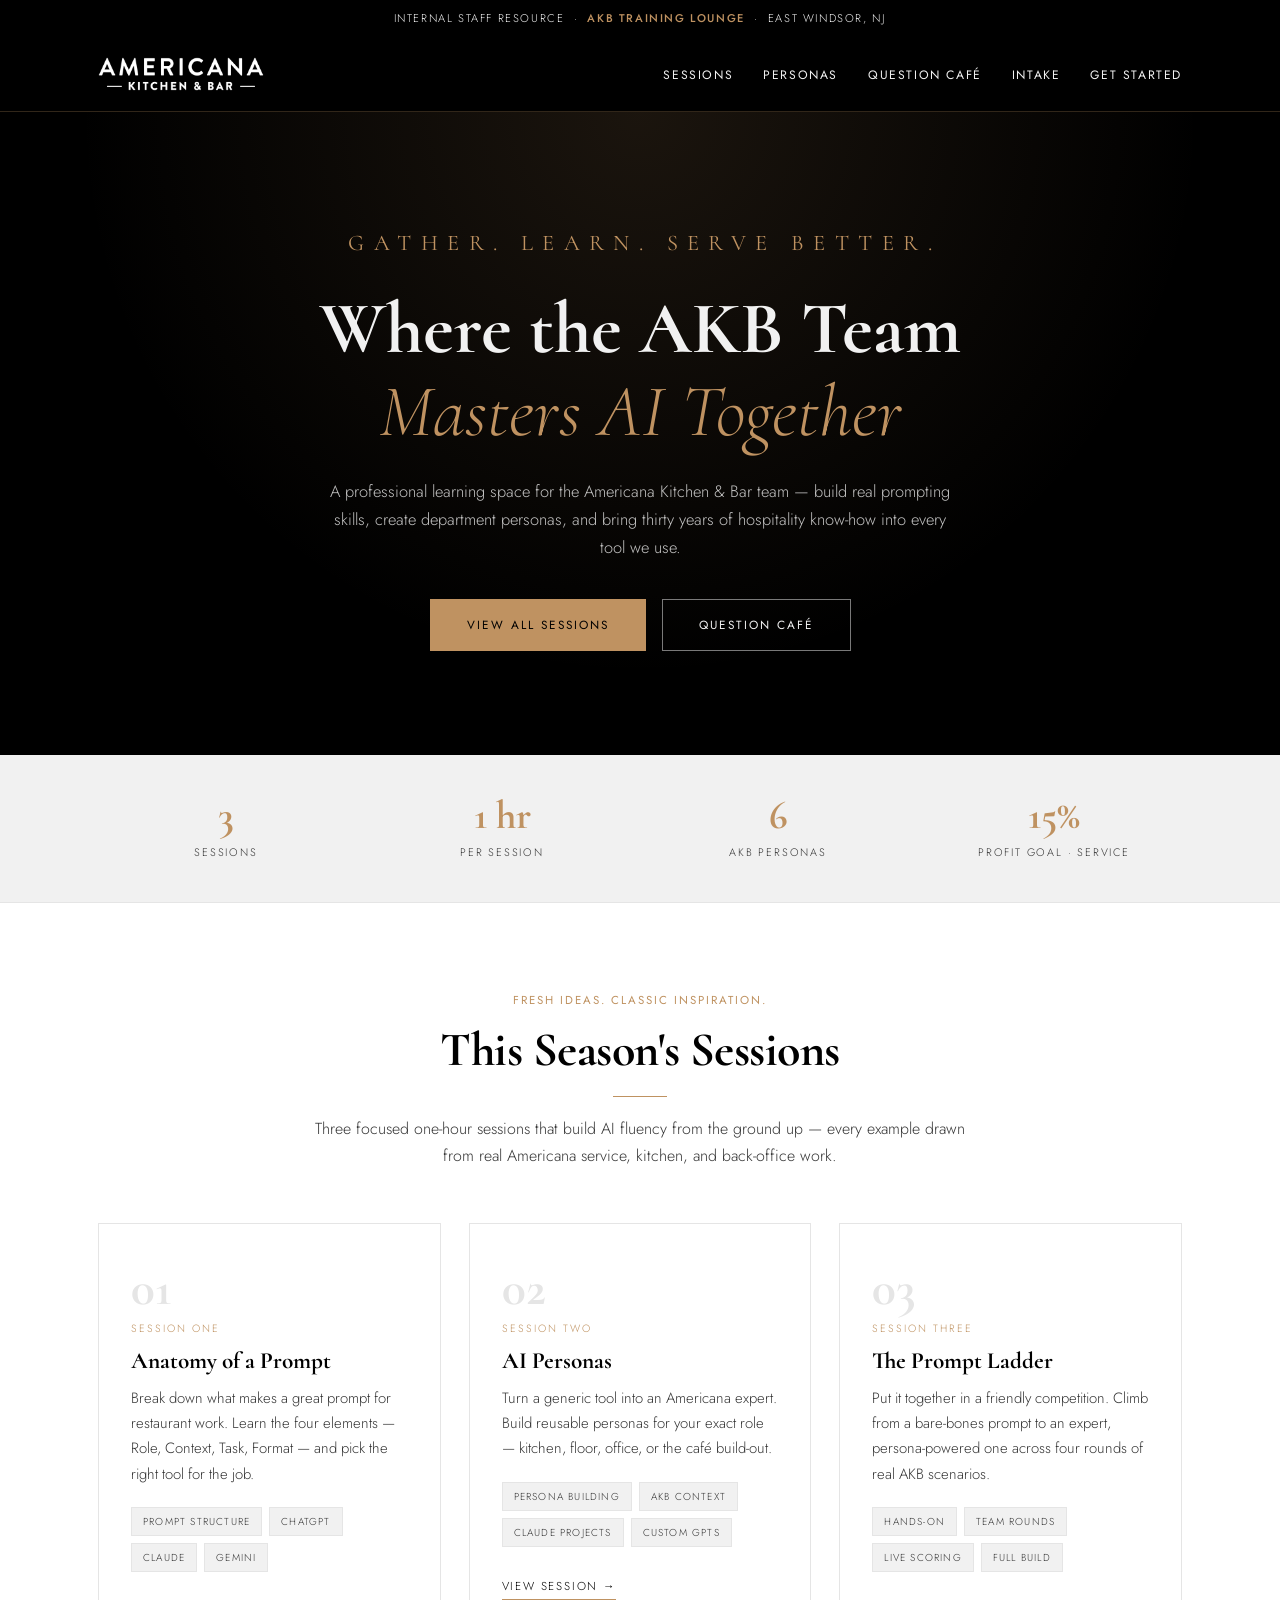
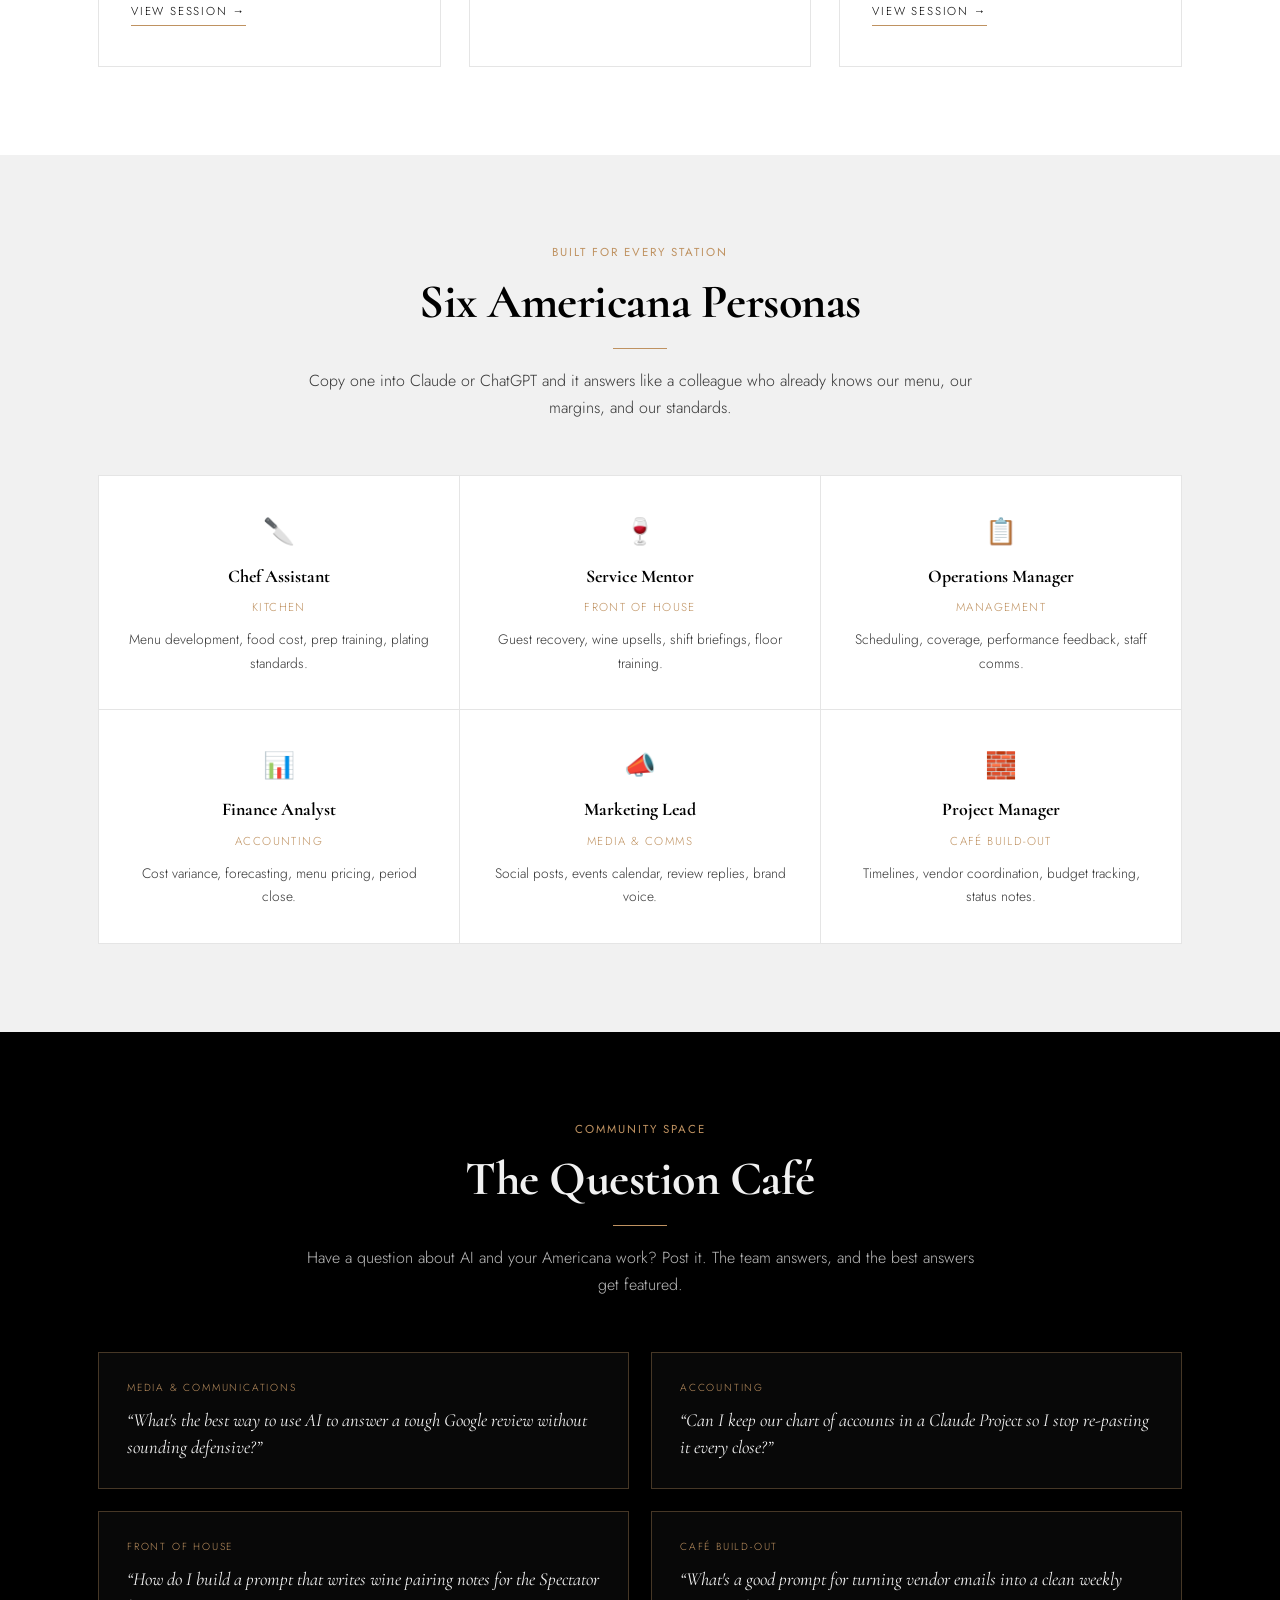
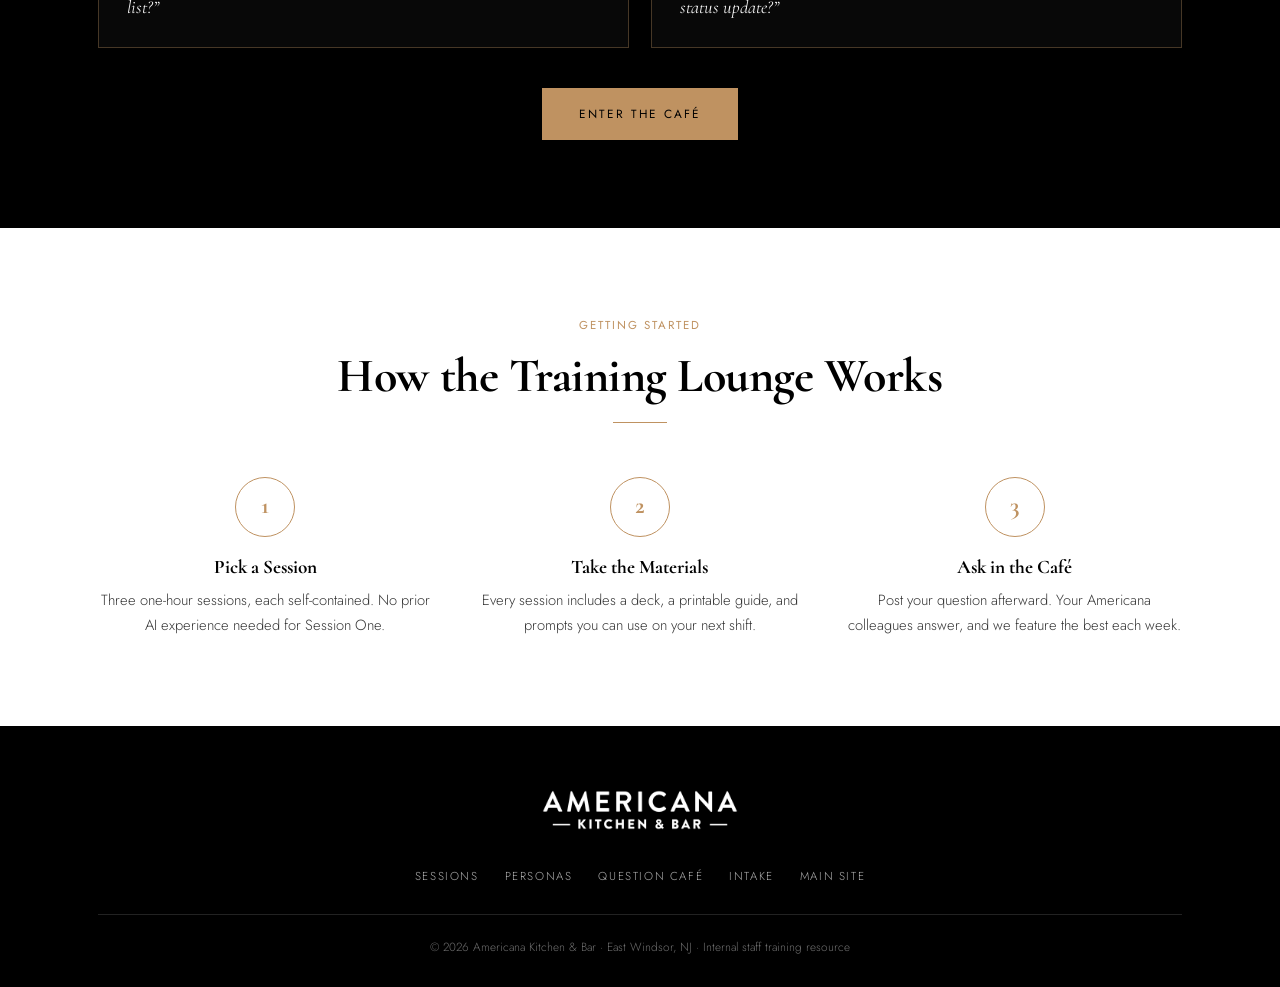
<file: index.html>
<!DOCTYPE html>
<html lang="en">
<head>
<meta charset="UTF-8">
<meta name="viewport" content="width=device-width, initial-scale=1.0">
<title>AKB Training Lounge — Americana Kitchen &amp; Bar</title>
<link rel="icon" href="assets/akb_icon.png">
<link rel="preconnect" href="https://fonts.googleapis.com">
<link rel="preconnect" href="https://fonts.gstatic.com" crossorigin>
<link href="https://fonts.googleapis.com/css2?family=Cormorant:wght@300;400;500;600;700&family=Jost:wght@300;400;500;600&display=swap" rel="stylesheet">
<link rel="stylesheet" href="akb.css">
<style>
/* ---------- index-only: hero, stats, persona grid, cafe quotes, steps ---------- */
.hero{background:var(--akb-black);color:var(--akb-cream);text-align:center;padding:112px 0 104px;position:relative;overflow:hidden}
.hero::after{content:"";position:absolute;inset:0;background:radial-gradient(ellipse at 50% 0%,rgba(191,146,97,.14),transparent 62%);pointer-events:none}
.hero .inner{position:relative;z-index:2}
/* lead line — echoes the restaurant's "Gather. Toast. Celebrate." */
.hero .lead{font-family:var(--font-display);font-size:clamp(1.05rem,2vw,1.4rem);font-weight:400;letter-spacing:.42em;text-transform:uppercase;color:var(--akb-gold);margin-bottom:26px;text-indent:.42em}
.hero h1{color:var(--akb-cream);font-size:clamp(2.7rem,6.6vw,4.6rem);font-weight:700;margin-bottom:8px}
.hero h1 em{font-style:italic;font-weight:300;color:var(--akb-gold);display:block}
.hero p{max-width:620px;margin:24px auto 0;color:rgba(241,241,241,.8);font-size:1.03rem;font-weight:300}
.hero-cta{display:flex;gap:16px;justify-content:center;margin-top:38px;flex-wrap:wrap}

.stats{background:var(--akb-cream);padding:40px 0;border-bottom:1px solid var(--akb-grey)}
.stats-grid{display:grid;grid-template-columns:repeat(4,1fr);gap:20px;text-align:center}
.stat .n{font-family:var(--font-display);font-size:2.5rem;font-weight:700;color:var(--akb-gold);line-height:1}
.stat .l{font-size:.68rem;letter-spacing:1.8px;text-transform:uppercase;color:var(--akb-text);margin-top:8px}

.cards{display:grid;grid-template-columns:repeat(3,1fr);gap:28px}
.card p{font-size:.93rem;margin-bottom:20px}
.card h3{margin-bottom:12px}
.card .tags{margin-bottom:24px}

.personas{background:var(--akb-cream)}
.p-grid{display:grid;grid-template-columns:repeat(3,1fr);gap:1px;background:var(--akb-grey);border:1px solid var(--akb-grey)}
.p-cell{background:var(--akb-white);padding:34px 26px;text-align:center;transition:background .25s;text-decoration:none;display:block}
.p-cell:hover{box-shadow:inset 0 -3px 0 var(--akb-gold)}
.p-cell .ic{font-size:1.6rem;margin-bottom:12px;display:block}
.p-cell h4{font-size:1.12rem;margin-bottom:6px}
.p-cell span.dept{font-size:.72rem;letter-spacing:1.4px;text-transform:uppercase;color:var(--akb-gold)}
.p-cell p{font-size:.86rem;margin-top:9px;color:var(--akb-text)}

.cafe{background:var(--akb-black);color:var(--akb-cream)}
.cafe h2{color:var(--akb-cream)}
.cafe .sec-head p{color:rgba(241,241,241,.78)}
.q-grid{display:grid;grid-template-columns:repeat(2,1fr);gap:22px;margin-bottom:40px}
.q{border:1px solid rgba(191,146,97,.34);padding:26px 28px;background:rgba(255,255,255,.03)}
.q .who{font-size:.64rem;letter-spacing:1.8px;text-transform:uppercase;color:var(--akb-gold);margin-bottom:10px}
.q p{font-family:var(--font-display);font-size:1.16rem;font-weight:400;font-style:italic;color:var(--akb-cream);line-height:1.5}
.cafe-cta{text-align:center}

.steps{display:grid;grid-template-columns:repeat(3,1fr);gap:40px}
.step{text-align:center}
.step .circ{width:60px;height:60px;border:1px solid var(--akb-gold);border-radius:50%;display:flex;align-items:center;justify-content:center;margin:0 auto 20px;font-family:var(--font-display);font-size:1.5rem;font-weight:700;color:var(--akb-gold)}
.step h3{font-size:1.2rem;margin-bottom:10px}
.step p{font-size:.92rem}

@media(max-width:900px){
  .cards,.steps,.p-grid,.q-grid{grid-template-columns:1fr}
  .stats-grid{grid-template-columns:repeat(2,1fr);gap:28px}
  .hero{padding:78px 0 70px}
}
@media(max-width:520px){
  /* keep "Gather. Learn. Serve Better." on one line — the three beats must read together */
  .hero .lead{font-size:.82rem;letter-spacing:.22em;text-indent:.22em}
}
</style>
</head>
<body>
<a class="skip" href="#sessions">Skip to content</a>

<div class="topbar">Internal Staff Resource &nbsp;·&nbsp; <b>AKB Training Lounge</b> &nbsp;·&nbsp; East Windsor, NJ</div>

<nav>
  <div class="wrap nav-in">
    <img src="assets/akb_logo_white.png" alt="Americana Kitchen &amp; Bar">
    <ul class="nav-links">
      <li><a href="sessions.html">Sessions</a></li>
      <li><a href="personas.html">Personas</a></li>
      <li><a href="cafe.html">Question Café</a></li>
      <li><a href="intake.html">Intake</a></li>
      <li><a href="#start">Get Started</a></li>
    </ul>
  </div>
</nav>

<header class="hero">
  <div class="wrap inner">
    <div class="lead">Gather. Learn. Serve Better.</div>
    <h1>Where the AKB Team<em>Masters AI Together</em></h1>
    <p>A professional learning space for the Americana Kitchen &amp; Bar team — build real prompting skills, create department personas, and bring thirty years of hospitality know-how into every tool we use.</p>
    <div class="hero-cta">
      <a href="sessions.html" class="btn btn-gold">View All Sessions</a>
      <a href="cafe.html" class="btn btn-ghost">Question Café</a>
    </div>
  </div>
</header>

<div class="stats">
  <div class="wrap stats-grid">
    <div class="stat"><div class="n">3</div><div class="l">Sessions</div></div>
    <div class="stat"><div class="n">1 hr</div><div class="l">Per Session</div></div>
    <div class="stat"><div class="n">6</div><div class="l">AKB Personas</div></div>
    <div class="stat"><div class="n">15%</div><div class="l">Profit Goal · Service</div></div>
  </div>
</div>

<section id="sessions">
  <div class="wrap">
    <div class="sec-head">
      <div class="eyebrow">Fresh Ideas. Classic Inspiration.</div>
      <h2>This Season's Sessions</h2>
      <div class="rule center"></div>
      <p>Three focused one-hour sessions that build AI fluency from the ground up — every example drawn from real Americana service, kitchen, and back-office work.</p>
    </div>
    <div class="cards">
      <article class="card">
        <div class="num">01</div>
        <div class="kicker">Session One</div>
        <h3>Anatomy of a Prompt</h3>
        <p>Break down what makes a great prompt for restaurant work. Learn the four elements — Role, Context, Task, Format — and pick the right tool for the job.</p>
        <div class="tags"><span class="tag">Prompt Structure</span><span class="tag">ChatGPT</span><span class="tag">Claude</span><span class="tag">Gemini</span></div>
        <a href="sessions.html#session-1" class="more">View Session →</a>
      </article>
      <article class="card">
        <div class="num">02</div>
        <div class="kicker">Session Two</div>
        <h3>AI Personas</h3>
        <p>Turn a generic tool into an Americana expert. Build reusable personas for your exact role — kitchen, floor, office, or the café build-out.</p>
        <div class="tags"><span class="tag">Persona Building</span><span class="tag">AKB Context</span><span class="tag">Claude Projects</span><span class="tag">Custom GPTs</span></div>
        <a href="sessions.html#session-2" class="more">View Session →</a>
      </article>
      <article class="card">
        <div class="num">03</div>
        <div class="kicker">Session Three</div>
        <h3>The Prompt Ladder</h3>
        <p>Put it together in a friendly competition. Climb from a bare-bones prompt to an expert, persona-powered one across four rounds of real AKB scenarios.</p>
        <div class="tags"><span class="tag">Hands-On</span><span class="tag">Team Rounds</span><span class="tag">Live Scoring</span><span class="tag">Full Build</span></div>
        <a href="sessions.html#session-3" class="more">View Session →</a>
      </article>
    </div>
  </div>
</section>

<section class="personas" id="personas">
  <div class="wrap">
    <div class="sec-head">
      <div class="eyebrow">Built For Every Station</div>
      <h2>Six Americana Personas</h2>
      <div class="rule center"></div>
      <p>Copy one into Claude or ChatGPT and it answers like a colleague who already knows our menu, our margins, and our standards.</p>
    </div>
    <div class="p-grid">
      <a class="p-cell" href="personas.html#kitchen"><span class="ic">🔪</span><h4>Chef Assistant</h4><span class="dept">Kitchen</span><p>Menu development, food cost, prep training, plating standards.</p></a>
      <a class="p-cell" href="personas.html#foh"><span class="ic">🍷</span><h4>Service Mentor</h4><span class="dept">Front of House</span><p>Guest recovery, wine upsells, shift briefings, floor training.</p></a>
      <a class="p-cell" href="personas.html#mgmt"><span class="ic">📋</span><h4>Operations Manager</h4><span class="dept">Management</span><p>Scheduling, coverage, performance feedback, staff comms.</p></a>
      <a class="p-cell" href="personas.html#acct"><span class="ic">📊</span><h4>Finance Analyst</h4><span class="dept">Accounting</span><p>Cost variance, forecasting, menu pricing, period close.</p></a>
      <a class="p-cell" href="personas.html#media"><span class="ic">📣</span><h4>Marketing Lead</h4><span class="dept">Media &amp; Comms</span><p>Social posts, events calendar, review replies, brand voice.</p></a>
      <a class="p-cell" href="personas.html#pm"><span class="ic">🧱</span><h4>Project Manager</h4><span class="dept">Café Build-Out</span><p>Timelines, vendor coordination, budget tracking, status notes.</p></a>
    </div>
  </div>
</section>

<section class="cafe" id="cafe">
  <div class="wrap">
    <div class="sec-head">
      <div class="eyebrow">Community Space</div>
      <h2>The Question Café</h2>
      <div class="rule center"></div>
      <p>Have a question about AI and your Americana work? Post it. The team answers, and the best answers get featured.</p>
    </div>
    <div class="q-grid">
      <div class="q"><div class="who">Media &amp; Communications</div><p>“What's the best way to use AI to answer a tough Google review without sounding defensive?”</p></div>
      <div class="q"><div class="who">Accounting</div><p>“Can I keep our chart of accounts in a Claude Project so I stop re-pasting it every close?”</p></div>
      <div class="q"><div class="who">Front of House</div><p>“How do I build a prompt that writes wine pairing notes for the Spectator list?”</p></div>
      <div class="q"><div class="who">Café Build-Out</div><p>“What's a good prompt for turning vendor emails into a clean weekly status update?”</p></div>
    </div>
    <div class="cafe-cta"><a href="cafe.html" class="btn btn-gold">Enter the Café</a></div>
  </div>
</section>

<section id="start">
  <div class="wrap">
    <div class="sec-head">
      <div class="eyebrow">Getting Started</div>
      <h2>How the Training Lounge Works</h2>
      <div class="rule center"></div>
    </div>
    <div class="steps">
      <div class="step"><div class="circ">1</div><h3>Pick a Session</h3><p>Three one-hour sessions, each self-contained. No prior AI experience needed for Session One.</p></div>
      <div class="step"><div class="circ">2</div><h3>Take the Materials</h3><p>Every session includes a deck, a printable guide, and prompts you can use on your next shift.</p></div>
      <div class="step"><div class="circ">3</div><h3>Ask in the Café</h3><p>Post your question afterward. Your Americana colleagues answer, and we feature the best each week.</p></div>
    </div>
  </div>
</section>

<footer>
  <div class="wrap">
    <img src="assets/akb_logo_white.png" alt="Americana Kitchen &amp; Bar">
    <ul class="f-links">
      <li><a href="sessions.html">Sessions</a></li>
      <li><a href="personas.html">Personas</a></li>
      <li><a href="cafe.html">Question Café</a></li>
      <li><a href="intake.html">Intake</a></li>
      <li><a href="https://americanakitchenandbar.com/">Main Site</a></li>
    </ul>
    <div class="legal">© 2026 Americana Kitchen &amp; Bar · East Windsor, NJ · Internal staff training resource</div>
  </div>
</footer>

<script>
const miss=[...document.querySelectorAll('img')].filter(i=>!i.getAttribute('src'));
console.log('Fonts requested: Cormorant + Jost (live AKB stack)');
console.log('Palette: #000000 / #BF9261 / #F1F1F1 / #363636 / #E5E5E5 — from Elementor globals');
console.log('Images without src:',miss.length);
</script>
</body>
</html>
</file>
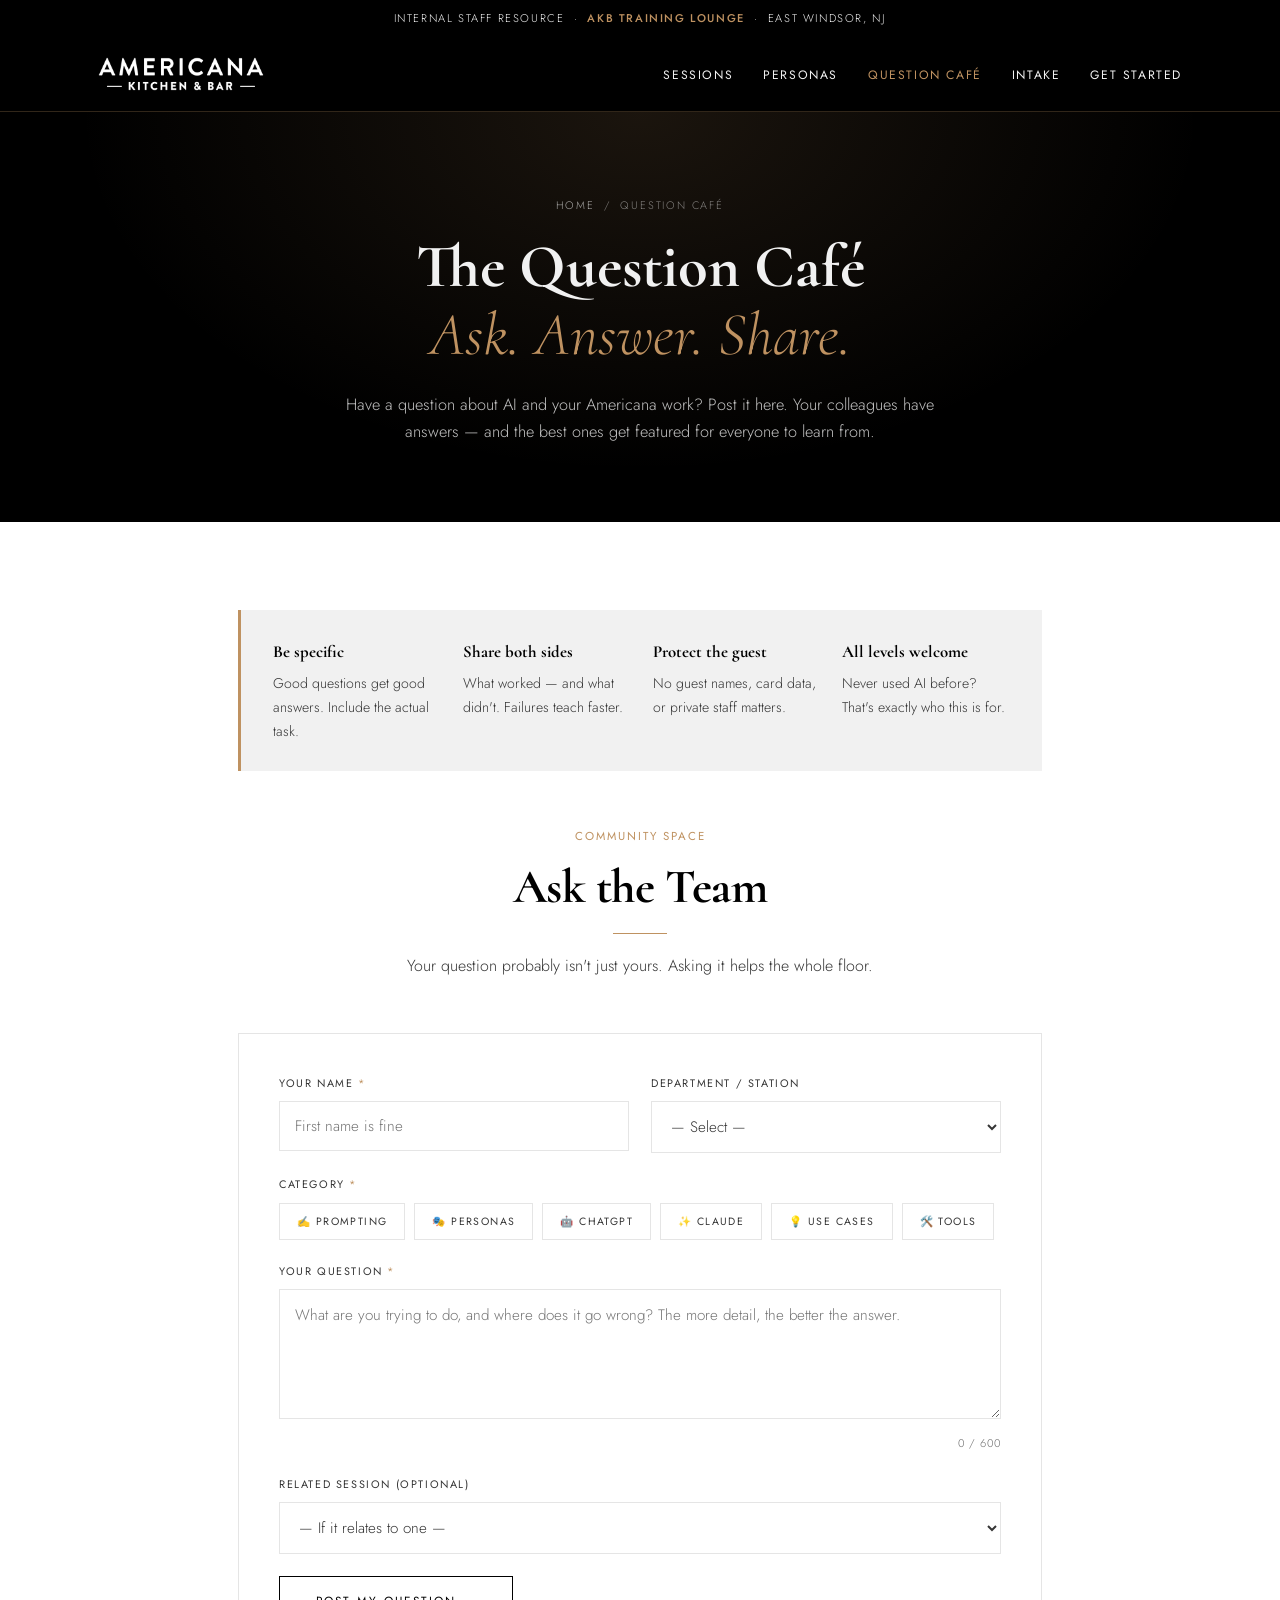
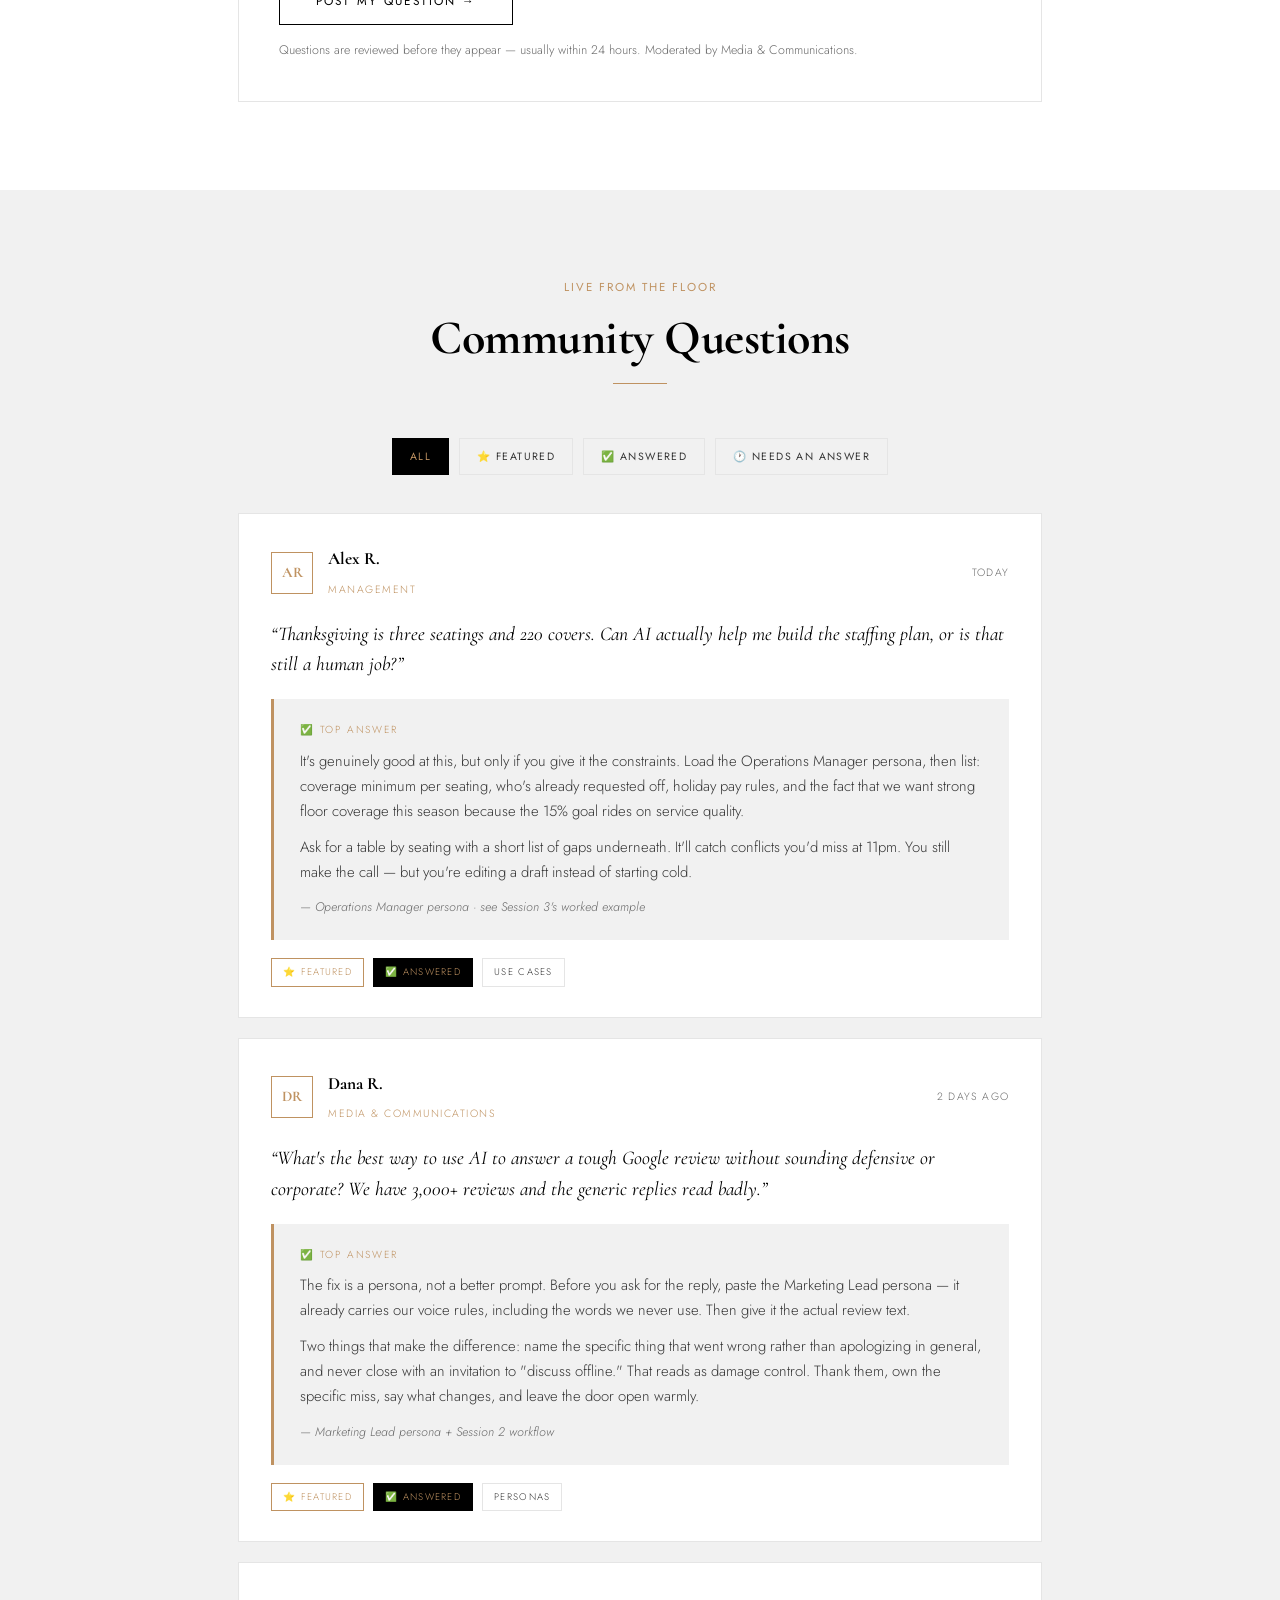
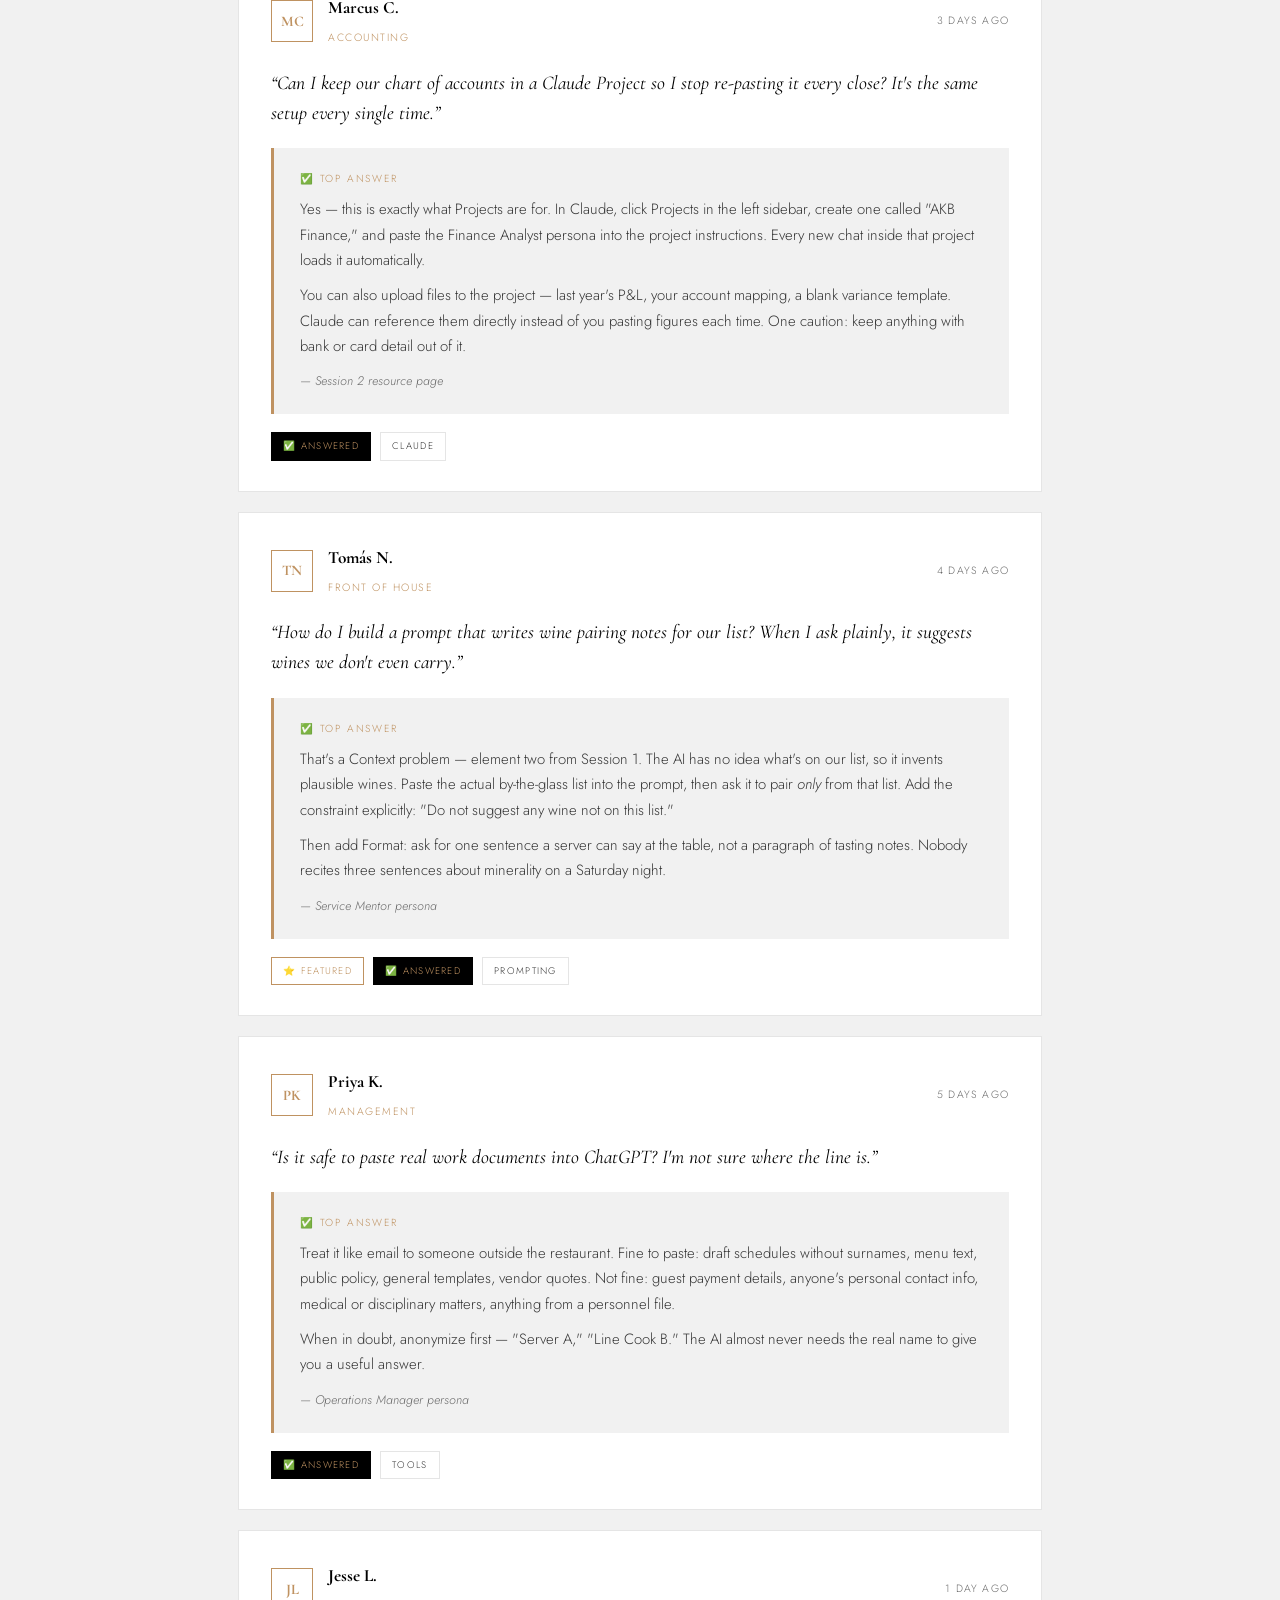
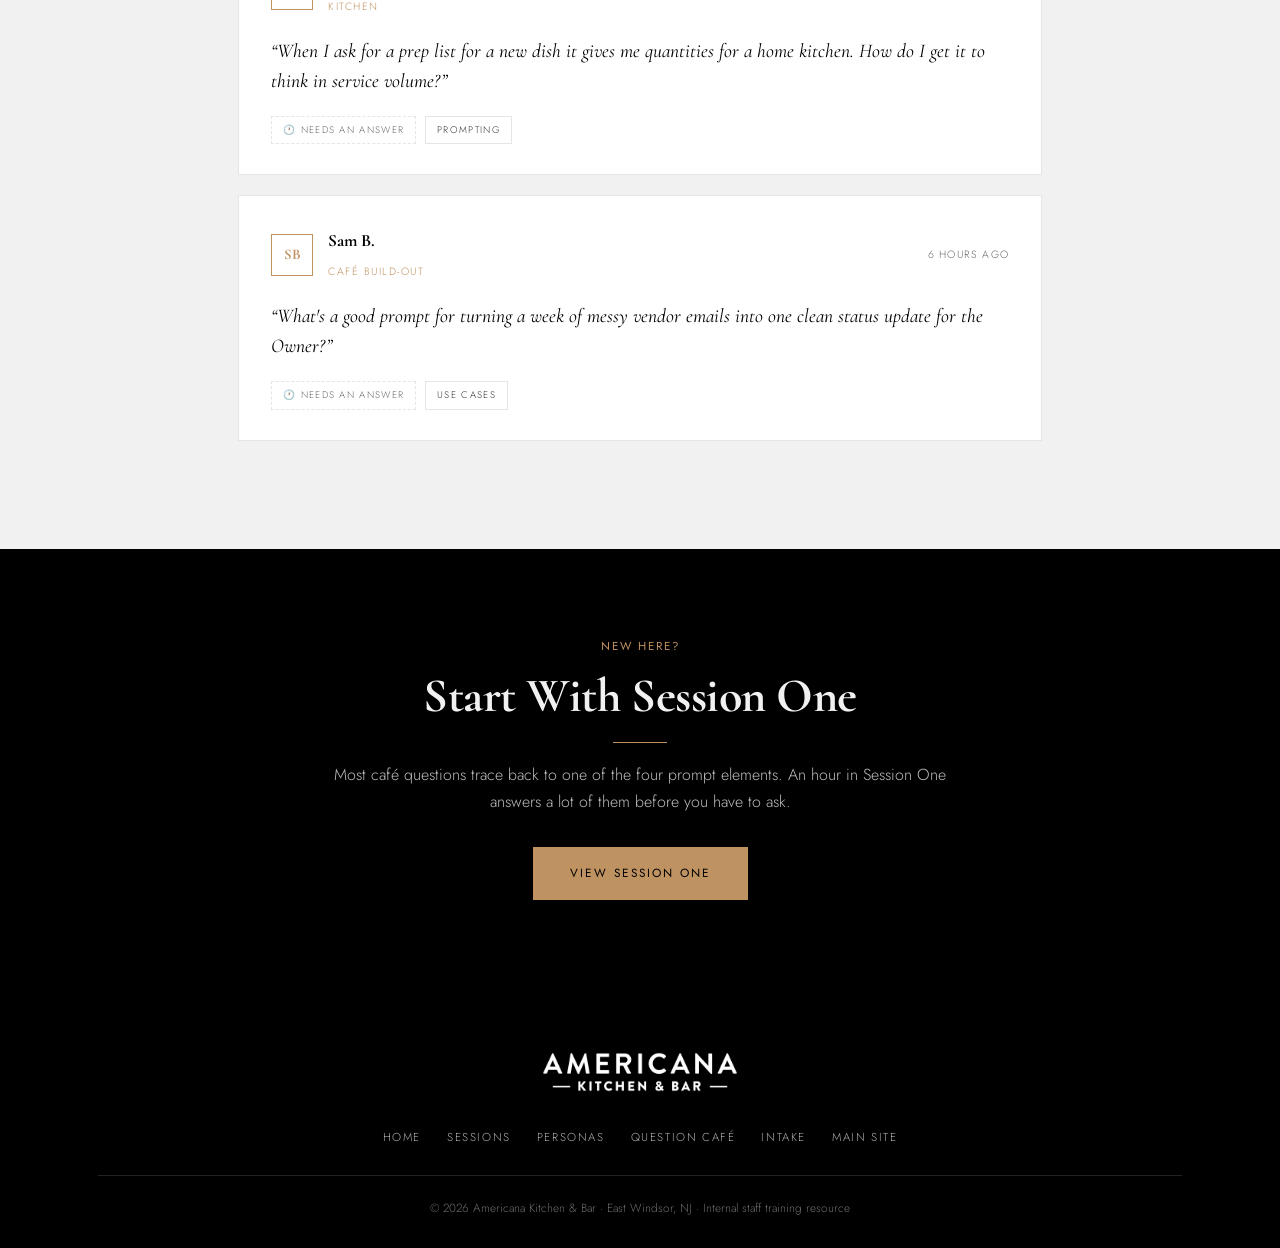
<file: cafe.html>
<!DOCTYPE html>
<html lang="en">
<head>
<meta charset="UTF-8">
<meta name="viewport" content="width=device-width, initial-scale=1.0">
<title>The Question Café — AKB Training Lounge</title>
<meta name="description" content="A community space where the Americana Kitchen &amp; Bar team can ask AI questions, share what worked, and learn from each other.">
<link rel="icon" href="assets/akb_icon.png">
<link rel="preconnect" href="https://fonts.googleapis.com">
<link rel="preconnect" href="https://fonts.gstatic.com" crossorigin>
<link href="https://fonts.googleapis.com/css2?family=Cormorant:wght@300;400;500;600;700&family=Jost:wght@300;400;500;600&display=swap" rel="stylesheet">
<link rel="stylesheet" href="akb.css">
<style>
/* guidelines */
.guide{background:var(--akb-cream);border-left:3px solid var(--akb-gold);padding:28px 32px;
       display:grid;grid-template-columns:repeat(4,1fr);gap:22px;margin-bottom:56px}
.guide div{font-size:.88rem}
.guide b{display:block;font-family:var(--font-display);font-size:1.05rem;font-weight:700;
         color:var(--akb-black);margin-bottom:5px}

/* form */
.formwrap{border:1px solid var(--akb-grey);background:var(--akb-white);padding:40px}
.fg{margin-bottom:22px}
label{display:block;font-size:.68rem;letter-spacing:1.6px;text-transform:uppercase;
      color:var(--akb-text);margin-bottom:9px;font-weight:400}
label .req{color:var(--akb-gold)}
input[type=text],select,textarea{width:100%;font-family:var(--font-body);font-size:.95rem;
  font-weight:300;color:var(--akb-text);background:var(--akb-white);border:1px solid var(--akb-grey);
  border-radius:0;padding:13px 15px;transition:border-color .2s}
input[type=text]:focus,select:focus,textarea:focus{outline:none;border-color:var(--akb-gold)}
textarea{min-height:130px;resize:vertical;line-height:1.7}
.frow{display:grid;grid-template-columns:1fr 1fr;gap:22px}
.chips{display:flex;gap:9px;flex-wrap:wrap}
.chip{font-family:var(--font-body);font-size:.66rem;letter-spacing:1.4px;text-transform:uppercase;
      padding:10px 17px;background:transparent;border:1px solid var(--akb-grey);color:var(--akb-text);
      cursor:pointer;border-radius:0;transition:all .2s}
.chip:hover{border-color:var(--akb-gold);color:var(--akb-gold)}
.chip.on{background:var(--akb-black);border-color:var(--akb-black);color:var(--akb-gold)}
.count{font-size:.7rem;color:#6a6a6a;text-align:right;margin-top:6px;letter-spacing:1px}
.count.over{color:#a33}
.fnote{font-size:.78rem;color:#6a6a6a;margin-top:16px;line-height:1.6}
.ok{display:none;background:var(--akb-black);color:var(--akb-cream);padding:28px 32px;
    border-left:3px solid var(--akb-gold);margin-top:22px}
.ok.show{display:block}
.ok b{font-family:var(--font-display);font-size:1.2rem;color:var(--akb-cream);display:block;margin-bottom:6px}
.ok p{color:rgba(241,241,241,.78);font-size:.92rem}

/* feed */
.feedbar{display:flex;gap:10px;flex-wrap:wrap;justify-content:center;margin-bottom:38px}
.q{border:1px solid var(--akb-grey);background:var(--akb-white);padding:30px 32px;margin-bottom:20px;
   transition:border-color .25s}
.q:hover{border-color:var(--akb-gold)}
.q-top{display:flex;align-items:center;gap:15px;margin-bottom:18px}
.av{width:42px;height:42px;border:1px solid var(--akb-gold);color:var(--akb-gold);
    display:flex;align-items:center;justify-content:center;font-family:var(--font-display);
    font-size:.92rem;font-weight:700;flex-shrink:0}
.who b{display:block;font-family:var(--font-display);font-size:1.08rem;font-weight:700;
       color:var(--akb-black)}
.who span{font-size:.66rem;letter-spacing:1.5px;text-transform:uppercase;color:var(--akb-gold)}
.when{margin-left:auto;font-size:.66rem;letter-spacing:1.2px;text-transform:uppercase;color:#6a6a6a}
.q-text{font-family:var(--font-display);font-size:1.22rem;font-weight:400;font-style:italic;
        color:var(--akb-black);line-height:1.55;margin-bottom:20px}
.ans{background:var(--akb-cream);border-left:3px solid var(--akb-gold);padding:22px 26px;
     margin-bottom:18px}
.ans .lbl{font-size:.64rem;letter-spacing:1.8px;text-transform:uppercase;color:var(--akb-gold);
          margin-bottom:10px}
.ans p{font-size:.93rem;margin-bottom:10px}
.ans p:last-of-type{margin-bottom:0}
.ans .by{font-size:.78rem;color:#6a6a6a;margin-top:12px;font-style:italic}
.q-foot{display:flex;gap:9px;flex-wrap:wrap;align-items:center}
.pill{font-size:.6rem;letter-spacing:1.3px;text-transform:uppercase;padding:5px 11px;
      border:1px solid var(--akb-grey);color:var(--akb-text)}
.pill.feat{border-color:var(--akb-gold);color:var(--akb-gold)}
.pill.ansd{background:var(--akb-black);border-color:var(--akb-black);color:var(--akb-gold)}
.pill.open{border-style:dashed;color:#6a6a6a}

@media(max-width:900px){
  .guide{grid-template-columns:1fr;gap:16px;padding:24px}
  .frow{grid-template-columns:1fr}
  .formwrap{padding:26px 22px}
  .q{padding:24px 22px}
  .when{margin-left:0;width:100%;margin-top:4px}
  .q-top{flex-wrap:wrap}
}
</style>
</head>
<body>
<a class="skip" href="#main">Skip to content</a>
<div class="topbar">Internal Staff Resource &nbsp;·&nbsp; <b>AKB Training Lounge</b> &nbsp;·&nbsp; East Windsor, NJ</div>

<nav>
  <div class="wrap nav-in">
    <a href="index.html"><img src="assets/akb_logo_white.png" alt="Americana Kitchen &amp; Bar — Training Lounge home"></a>
    <ul class="nav-links">
      <li><a href="sessions.html">Sessions</a></li>
      <li><a href="personas.html">Personas</a></li>
      <li><a href="cafe.html" class="active">Question Café</a></li>
      <li><a href="intake.html">Intake</a></li>
      <li><a href="index.html#start">Get Started</a></li>
    </ul>
  </div>
</nav>

<header class="page-head">
  <div class="wrap inner">
    <div class="crumb"><a href="index.html">Home</a> &nbsp;/&nbsp; Question Café</div>
    <h1>The Question Café<em>Ask. Answer. Share.</em></h1>
    <p>Have a question about AI and your Americana work? Post it here. Your colleagues have answers — and the best ones get featured for everyone to learn from.</p>
  </div>
</header>

<main id="main">

<section>
  <div class="wrap-narrow">
    <div class="guide">
      <div><b>Be specific</b>Good questions get good answers. Include the actual task.</div>
      <div><b>Share both sides</b>What worked — and what didn't. Failures teach faster.</div>
      <div><b>Protect the guest</b>No guest names, card data, or private staff matters.</div>
      <div><b>All levels welcome</b>Never used AI before? That's exactly who this is for.</div>
    </div>

    <div class="sec-head">
      <div class="eyebrow">Community Space</div>
      <h2>Ask the Team</h2>
      <div class="rule center"></div>
      <p>Your question probably isn't just yours. Asking it helps the whole floor.</p>
    </div>

    <form class="formwrap" id="askform" novalidate>
      <div class="frow">
        <div class="fg">
          <label for="nm">Your Name <span class="req">*</span></label>
          <input type="text" id="nm" required placeholder="First name is fine">
        </div>
        <div class="fg">
          <label for="dp">Department / Station</label>
          <select id="dp">
            <option value="">— Select —</option>
            <option>Kitchen</option>
            <option>Front of House</option>
            <option>Bar</option>
            <option>Management</option>
            <option>Accounting</option>
            <option>Media &amp; Communications</option>
            <option>Café Build-Out</option>
          </select>
        </div>
      </div>

      <div class="fg">
        <label>Category <span class="req">*</span></label>
        <div class="chips" id="cats">
          <button type="button" class="chip" data-c="Prompting">✍️ Prompting</button>
          <button type="button" class="chip" data-c="Personas">🎭 Personas</button>
          <button type="button" class="chip" data-c="ChatGPT">🤖 ChatGPT</button>
          <button type="button" class="chip" data-c="Claude">✨ Claude</button>
          <button type="button" class="chip" data-c="Use Cases">💡 Use Cases</button>
          <button type="button" class="chip" data-c="Tools">🛠️ Tools</button>
        </div>
      </div>

      <div class="fg">
        <label for="qt">Your Question <span class="req">*</span></label>
        <textarea id="qt" maxlength="600" placeholder="What are you trying to do, and where does it go wrong? The more detail, the better the answer."></textarea>
        <div class="count" id="cnt">0 / 600</div>
      </div>

      <div class="fg">
        <label for="rs">Related Session (optional)</label>
        <select id="rs">
          <option value="">— If it relates to one —</option>
          <option>Session 1: Anatomy of a Prompt</option>
          <option>Session 2: AI Personas</option>
          <option>Session 3: The Prompt Ladder</option>
          <option>General AI question</option>
        </select>
      </div>

      <button type="submit" class="btn btn-dark">Post My Question →</button>
      <p class="fnote">Questions are reviewed before they appear — usually within 24 hours. Moderated by Media &amp; Communications.</p>

      <div class="ok" id="ok">
        <b>☕ Question submitted</b>
        <p>It'll appear after a quick review, usually within 24 hours. Thanks for asking — odds are someone else on the floor was wondering the same thing.</p>
      </div>
    </form>
  </div>
</section>

<section class="band-cream">
  <div class="wrap-narrow">
    <div class="sec-head">
      <div class="eyebrow">Live From the Floor</div>
      <h2>Community Questions</h2>
      <div class="rule center"></div>
    </div>

    <div class="feedbar">
      <button class="chip on" data-f="all">All</button>
      <button class="chip" data-f="feat">⭐ Featured</button>
      <button class="chip" data-f="ansd">✅ Answered</button>
      <button class="chip" data-f="open">🕐 Needs an Answer</button>
    </div>

    <div id="feed">

      <article class="q" data-s="feat ansd">
        <div class="q-top">
          <div class="av">AR</div>
          <div class="who"><b>Alex R.</b><span>Management</span></div>
          <div class="when">today</div>
        </div>
        <p class="q-text">“Thanksgiving is three seatings and 220 covers. Can AI actually help me build the staffing plan, or is that still a human job?”</p>
        <div class="ans">
          <div class="lbl">✅ Top Answer</div>
          <p>It's genuinely good at this, but only if you give it the constraints. Load the Operations Manager persona, then list: coverage minimum per seating, who's already requested off, holiday pay rules, and the fact that we want strong floor coverage this season because the 15% goal rides on service quality.</p>
          <p>Ask for a table by seating with a short list of gaps underneath. It'll catch conflicts you'd miss at 11pm. You still make the call — but you're editing a draft instead of starting cold.</p>
          <p class="by">— Operations Manager persona · see Session 3's worked example</p>
        </div>
        <div class="q-foot">
          <span class="pill feat">⭐ Featured</span><span class="pill ansd">✅ Answered</span>
          <span class="pill">Use Cases</span>
        </div>
      </article>

      <article class="q" data-s="feat ansd">
        <div class="q-top">
          <div class="av">DR</div>
          <div class="who"><b>Dana R.</b><span>Media &amp; Communications</span></div>
          <div class="when">2 days ago</div>
        </div>
        <p class="q-text">“What's the best way to use AI to answer a tough Google review without sounding defensive or corporate? We have 3,000+ reviews and the generic replies read badly.”</p>
        <div class="ans">
          <div class="lbl">✅ Top Answer</div>
          <p>The fix is a persona, not a better prompt. Before you ask for the reply, paste the Marketing Lead persona — it already carries our voice rules, including the words we never use. Then give it the actual review text.</p>
          <p>Two things that make the difference: name the specific thing that went wrong rather than apologizing in general, and never close with an invitation to "discuss offline." That reads as damage control. Thank them, own the specific miss, say what changes, and leave the door open warmly.</p>
          <p class="by">— Marketing Lead persona + Session 2 workflow</p>
        </div>
        <div class="q-foot">
          <span class="pill feat">⭐ Featured</span><span class="pill ansd">✅ Answered</span>
          <span class="pill">Personas</span>
        </div>
      </article>

      <article class="q" data-s="ansd">
        <div class="q-top">
          <div class="av">MC</div>
          <div class="who"><b>Marcus C.</b><span>Accounting</span></div>
          <div class="when">3 days ago</div>
        </div>
        <p class="q-text">“Can I keep our chart of accounts in a Claude Project so I stop re-pasting it every close? It's the same setup every single time.”</p>
        <div class="ans">
          <div class="lbl">✅ Top Answer</div>
          <p>Yes — this is exactly what Projects are for. In Claude, click Projects in the left sidebar, create one called "AKB Finance," and paste the Finance Analyst persona into the project instructions. Every new chat inside that project loads it automatically.</p>
          <p>You can also upload files to the project — last year's P&amp;L, your account mapping, a blank variance template. Claude can reference them directly instead of you pasting figures each time. One caution: keep anything with bank or card detail out of it.</p>
          <p class="by">— Session 2 resource page</p>
        </div>
        <div class="q-foot">
          <span class="pill ansd">✅ Answered</span><span class="pill">Claude</span>
        </div>
      </article>

      <article class="q" data-s="feat ansd">
        <div class="q-top">
          <div class="av">TN</div>
          <div class="who"><b>Tomás N.</b><span>Front of House</span></div>
          <div class="when">4 days ago</div>
        </div>
        <p class="q-text">“How do I build a prompt that writes wine pairing notes for our list? When I ask plainly, it suggests wines we don't even carry.”</p>
        <div class="ans">
          <div class="lbl">✅ Top Answer</div>
          <p>That's a Context problem — element two from Session 1. The AI has no idea what's on our list, so it invents plausible wines. Paste the actual by-the-glass list into the prompt, then ask it to pair <em>only</em> from that list. Add the constraint explicitly: "Do not suggest any wine not on this list."</p>
          <p>Then add Format: ask for one sentence a server can say at the table, not a paragraph of tasting notes. Nobody recites three sentences about minerality on a Saturday night.</p>
          <p class="by">— Service Mentor persona</p>
        </div>
        <div class="q-foot">
          <span class="pill feat">⭐ Featured</span><span class="pill ansd">✅ Answered</span>
          <span class="pill">Prompting</span>
        </div>
      </article>

      <article class="q" data-s="ansd">
        <div class="q-top">
          <div class="av">PK</div>
          <div class="who"><b>Priya K.</b><span>Management</span></div>
          <div class="when">5 days ago</div>
        </div>
        <p class="q-text">“Is it safe to paste real work documents into ChatGPT? I'm not sure where the line is.”</p>
        <div class="ans">
          <div class="lbl">✅ Top Answer</div>
          <p>Treat it like email to someone outside the restaurant. Fine to paste: draft schedules without surnames, menu text, public policy, general templates, vendor quotes. Not fine: guest payment details, anyone's personal contact info, medical or disciplinary matters, anything from a personnel file.</p>
          <p>When in doubt, anonymize first — "Server A," "Line Cook B." The AI almost never needs the real name to give you a useful answer.</p>
          <p class="by">— Operations Manager persona</p>
        </div>
        <div class="q-foot">
          <span class="pill ansd">✅ Answered</span><span class="pill">Tools</span>
        </div>
      </article>

      <article class="q" data-s="open">
        <div class="q-top">
          <div class="av">JL</div>
          <div class="who"><b>Jesse L.</b><span>Kitchen</span></div>
          <div class="when">1 day ago</div>
        </div>
        <p class="q-text">“When I ask for a prep list for a new dish it gives me quantities for a home kitchen. How do I get it to think in service volume?”</p>
        <div class="q-foot">
          <span class="pill open">🕐 Needs an Answer</span><span class="pill">Prompting</span>
        </div>
      </article>

      <article class="q" data-s="open">
        <div class="q-top">
          <div class="av">SB</div>
          <div class="who"><b>Sam B.</b><span>Café Build-Out</span></div>
          <div class="when">6 hours ago</div>
        </div>
        <p class="q-text">“What's a good prompt for turning a week of messy vendor emails into one clean status update for the Owner?”</p>
        <div class="q-foot">
          <span class="pill open">🕐 Needs an Answer</span><span class="pill">Use Cases</span>
        </div>
      </article>

    </div>
  </div>
</section>

<section class="band-dark">
  <div class="wrap sec-head" style="margin-bottom:0">
    <div class="eyebrow">New Here?</div>
    <h2>Start With Session One</h2>
    <div class="rule center"></div>
    <p>Most café questions trace back to one of the four prompt elements. An hour in Session One answers a lot of them before you have to ask.</p>
    <div style="margin-top:32px"><a href="sessions.html#session-1" class="btn btn-gold">View Session One</a></div>
  </div>
</section>

</main>

<footer>
  <div class="wrap">
    <img src="assets/akb_logo_white.png" alt="Americana Kitchen &amp; Bar">
    <ul class="f-links">
      <li><a href="index.html">Home</a></li>
      <li><a href="sessions.html">Sessions</a></li>
      <li><a href="personas.html">Personas</a></li>
      <li><a href="cafe.html">Question Café</a></li>
      <li><a href="intake.html">Intake</a></li>
      <li><a href="https://americanakitchenandbar.com/">Main Site</a></li>
    </ul>
    <div class="legal">© 2026 Americana Kitchen &amp; Bar · East Windsor, NJ · Internal staff training resource</div>
  </div>
</footer>

<script>
// ---- category chips (single select) ----
let cat='';
document.querySelectorAll('#cats .chip').forEach(c=>{
  c.addEventListener('click',()=>{
    const was=c.classList.contains('on');
    document.querySelectorAll('#cats .chip').forEach(x=>x.classList.remove('on'));
    if(!was){c.classList.add('on');cat=c.dataset.c}else{cat=''}
  });
});

// ---- character counter ----
const qt=document.getElementById('qt'),cnt=document.getElementById('cnt');
qt.addEventListener('input',()=>{
  cnt.textContent=qt.value.length+' / 600';
  cnt.classList.toggle('over',qt.value.length>560);
});

// ---- submit (front-end only until a backend is wired) ----
document.getElementById('askform').addEventListener('submit',e=>{
  e.preventDefault();
  const nm=document.getElementById('nm');
  let bad=false;
  [[nm,nm.value.trim()],[qt,qt.value.trim()]].forEach(([el,v])=>{
    el.style.borderColor=v?'':'#a33';if(!v)bad=true;
  });
  if(!cat){document.getElementById('cats').scrollIntoView({block:'center'});bad=true}
  if(bad)return;
  document.getElementById('ok').classList.add('show');
  e.target.querySelector('button[type=submit]').style.display='none';
  document.getElementById('ok').scrollIntoView({behavior:'smooth',block:'center'});
});

// ---- feed filter ----
document.querySelectorAll('.feedbar .chip').forEach(b=>{
  b.addEventListener('click',()=>{
    document.querySelectorAll('.feedbar .chip').forEach(x=>x.classList.remove('on'));
    b.classList.add('on');
    const f=b.dataset.f;
    document.querySelectorAll('#feed .q').forEach(q=>{
      q.style.display=(f==='all'||q.dataset.s.includes(f))?'':'none';
    });
  });
});

const qs=document.querySelectorAll('#feed .q');
console.log('cafe.html · questions:',qs.length,
            '| answered:',document.querySelectorAll('[data-s*="ansd"]').length,
            '| open:',document.querySelectorAll('[data-s*="open"]').length);
console.log('NOTE: form is front-end only — needs a backend or form service before launch.');
</script>
</body>
</html>
</file>
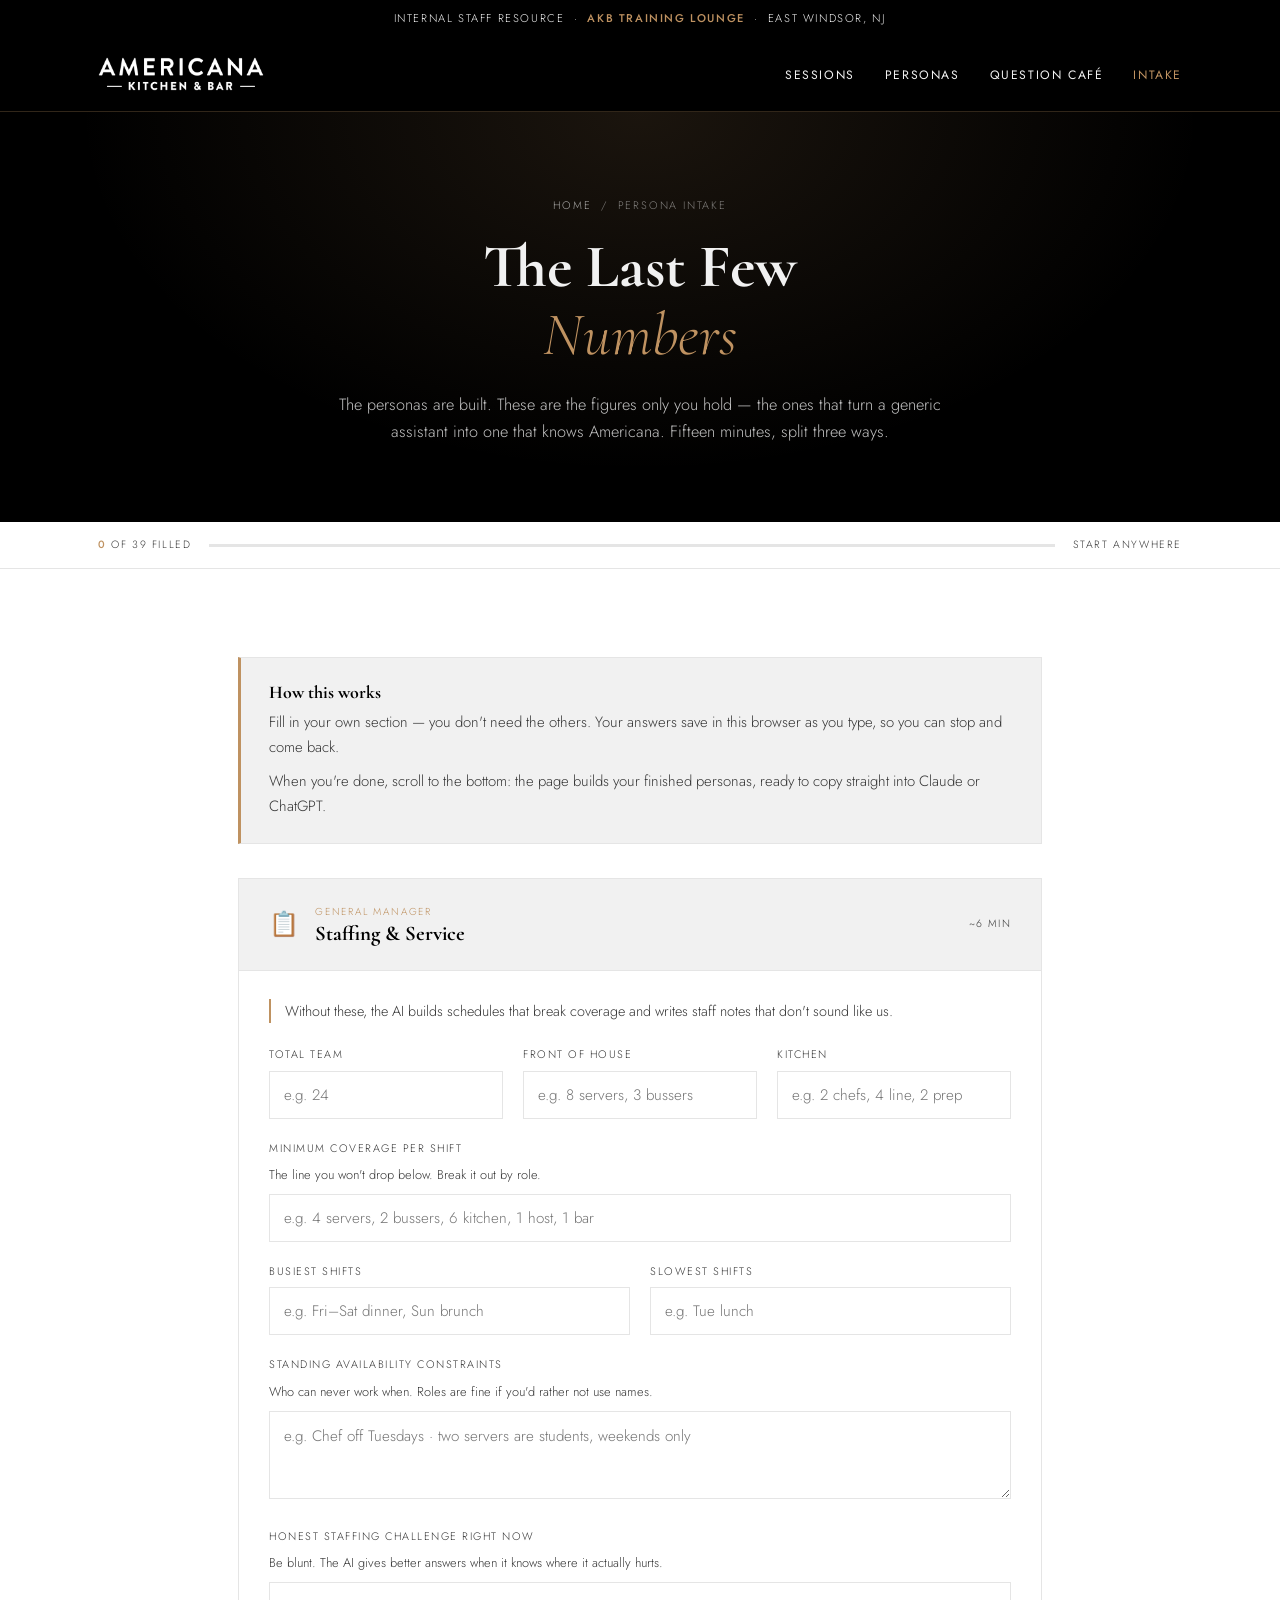
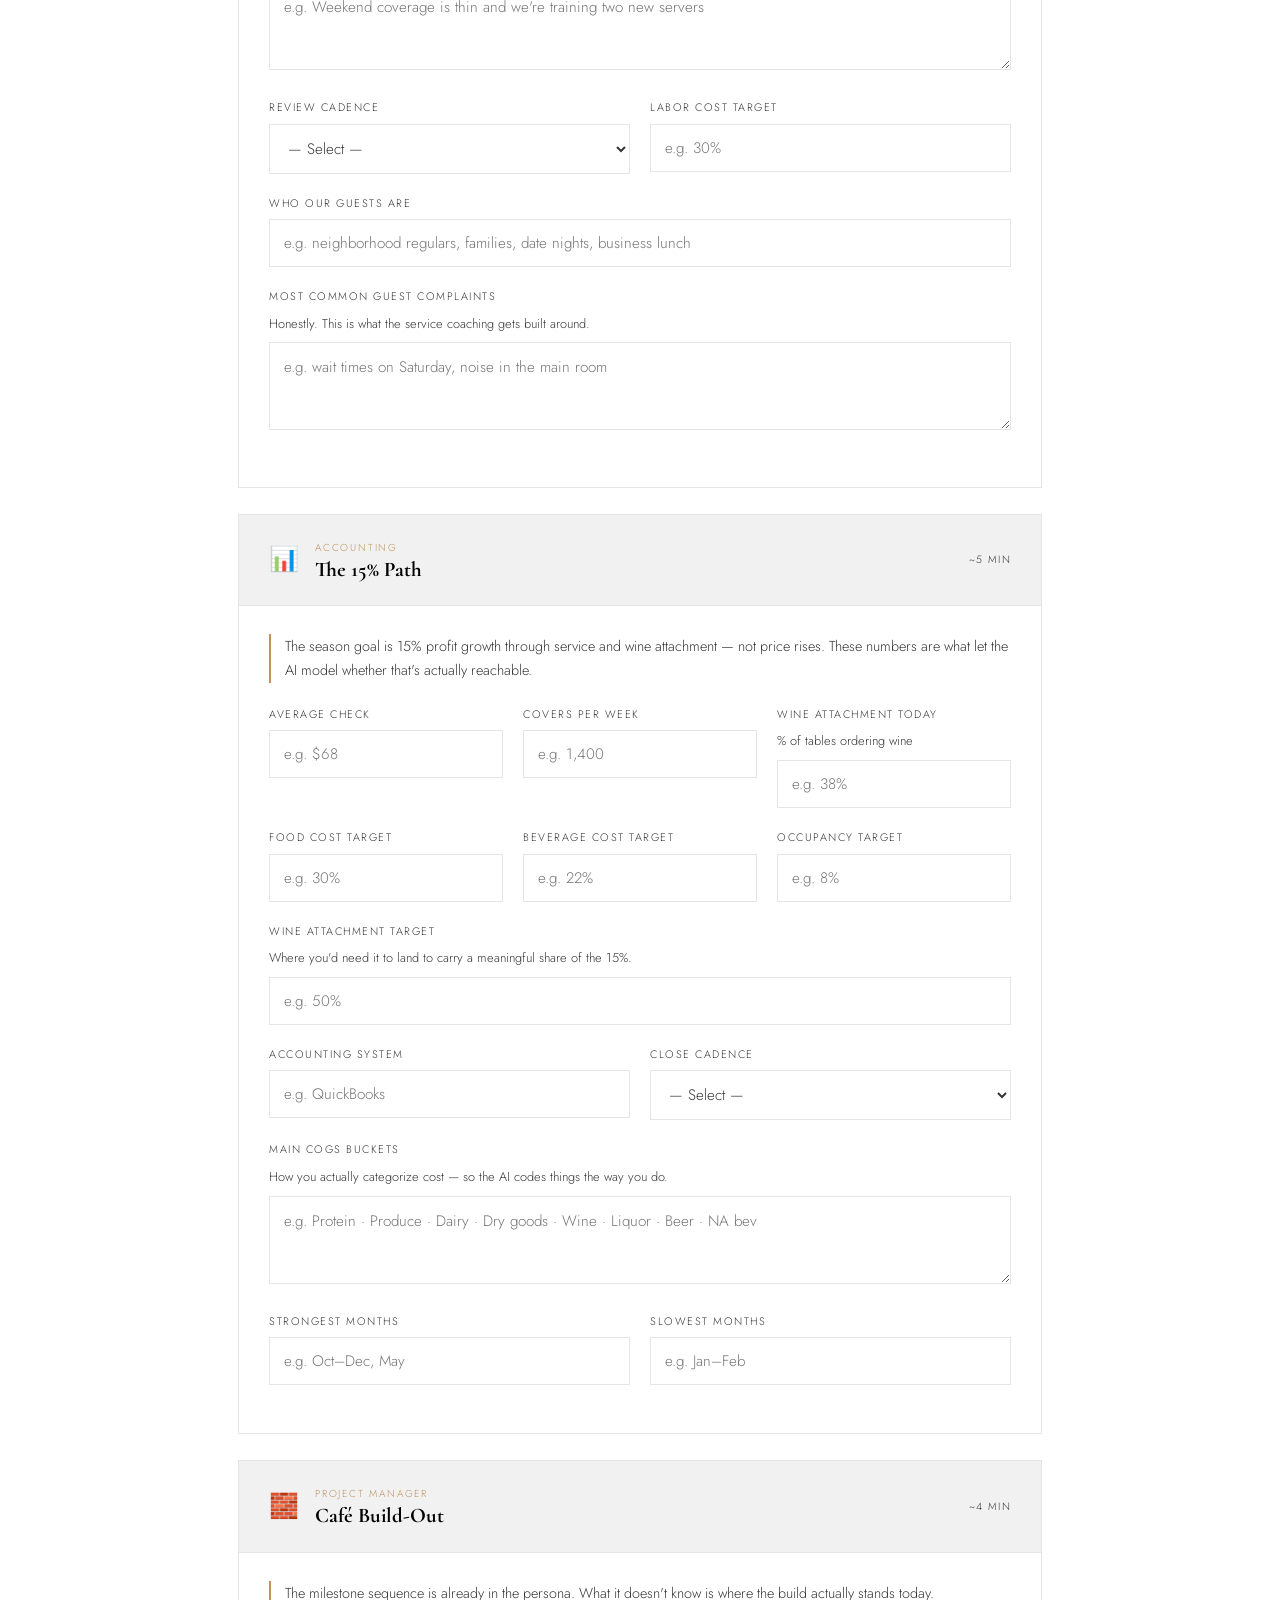
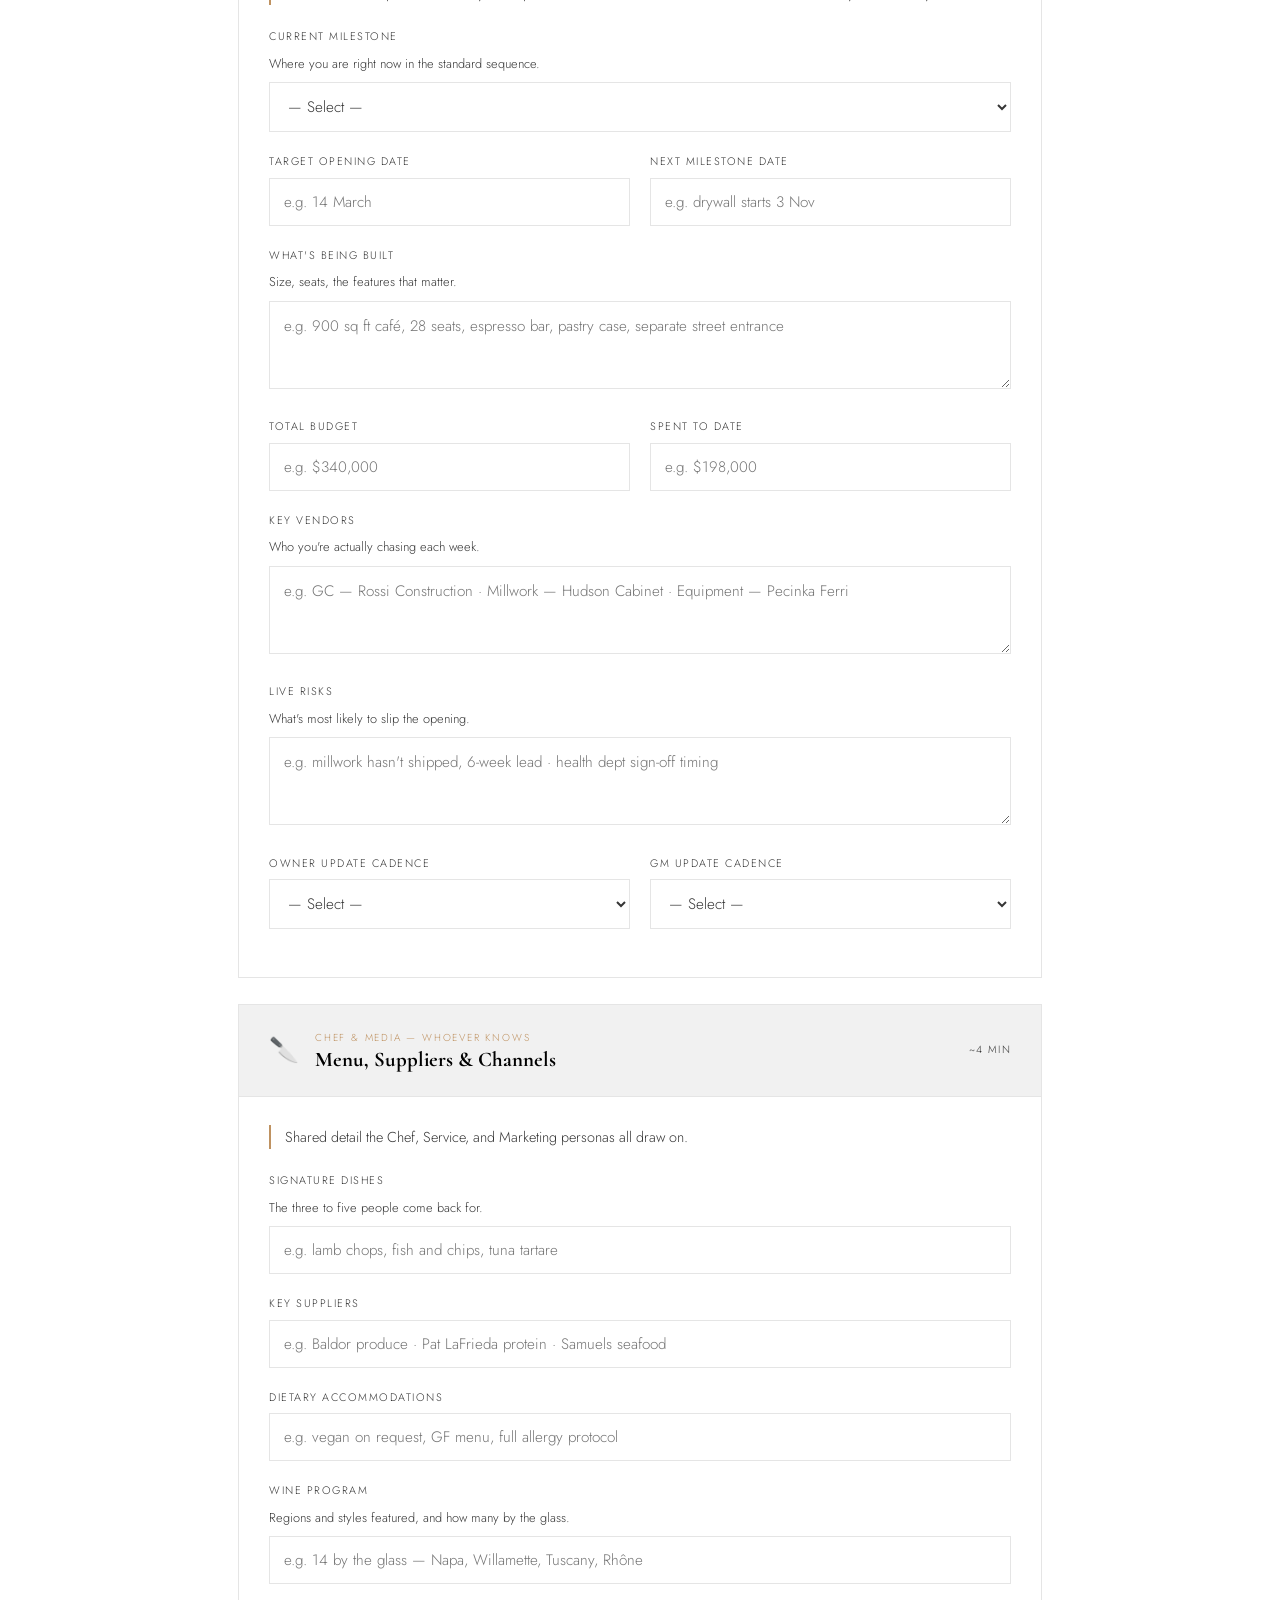
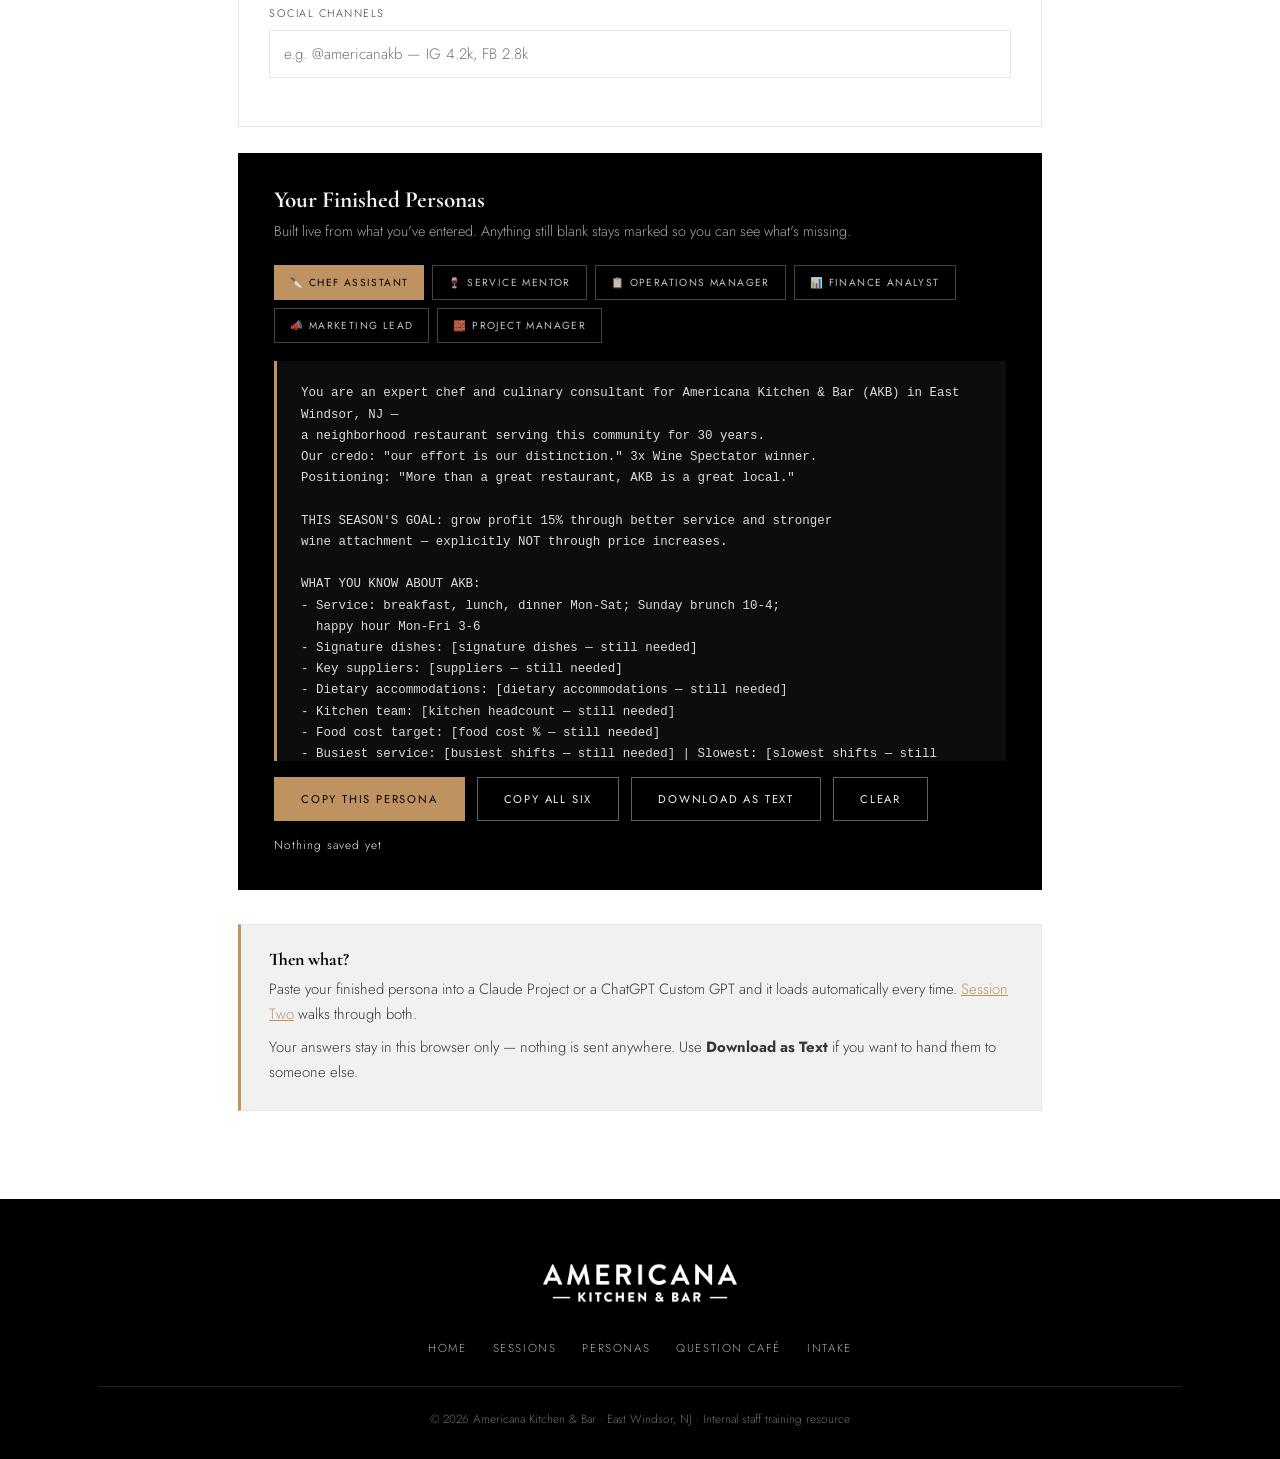
<file: intake.html>
<!DOCTYPE html>
<html lang="en">
<head>
<meta charset="UTF-8">
<meta name="viewport" content="width=device-width, initial-scale=1.0">
<title>Persona Intake — AKB Training Lounge</title>
<meta name="description" content="The figures we need to finish the AKB personas — one short section each for the General Manager, Accounting, and the Café Build-Out Project Manager.">
<link rel="icon" href="assets/akb_icon.png">
<link rel="preconnect" href="https://fonts.googleapis.com">
<link rel="preconnect" href="https://fonts.gstatic.com" crossorigin>
<link href="https://fonts.googleapis.com/css2?family=Cormorant:wght@300;400;500;600;700&family=Jost:wght@300;400;500;600&display=swap" rel="stylesheet">
<link rel="stylesheet" href="akb.css">
<style>
.prog{position:sticky;top:75px;z-index:40;background:var(--akb-white);
      border-bottom:1px solid var(--akb-grey);padding:14px 0}
.prog-in{display:flex;align-items:center;gap:18px}
.prog-bar{flex:1;height:3px;background:var(--akb-grey);position:relative}
.prog-fill{position:absolute;inset:0 auto 0 0;background:var(--akb-gold);width:0;transition:width .3s}
.prog-n{font-size:.66rem;letter-spacing:1.6px;text-transform:uppercase;color:var(--akb-mute);
        white-space:nowrap}
.prog-n b{color:var(--akb-gold);font-weight:500}

.owner{border:1px solid var(--akb-grey);background:var(--akb-white);margin-bottom:26px}
.owner-h{display:flex;align-items:center;gap:16px;padding:24px 30px;background:var(--akb-cream);
         border-bottom:1px solid var(--akb-grey)}
.owner-h .ic{font-size:1.5rem}
.owner-h .t{flex:1}
.owner-h .dept{font-size:.63rem;letter-spacing:1.8px;text-transform:uppercase;color:var(--akb-gold)}
.owner-h h3{font-size:1.3rem;margin-top:2px}
.owner-h .mins{font-size:.66rem;letter-spacing:1.4px;text-transform:uppercase;color:var(--akb-mute);
               white-space:nowrap}
.owner-b{padding:28px 30px}
.why{font-size:.9rem;color:var(--akb-mute);margin-bottom:22px;padding-left:14px;
     border-left:2px solid var(--akb-gold)}

.f{margin-bottom:20px}
.f label{display:block;font-size:.68rem;letter-spacing:1.5px;text-transform:uppercase;
         margin-bottom:7px}
.f .hint{font-size:.8rem;color:var(--akb-mute);margin-bottom:8px;text-transform:none;
         letter-spacing:0}
.f input,.f select,.f textarea{width:100%;font-family:var(--font-body);font-size:.95rem;
  font-weight:300;color:var(--akb-text);background:var(--akb-white);border:1px solid var(--akb-grey);
  border-radius:0;padding:12px 14px;transition:border-color .2s}
.f input:focus,.f select:focus,.f textarea:focus{outline:none;border-color:var(--akb-gold)}
.f input.done,.f textarea.done,.f select.done{border-left:3px solid var(--akb-gold)}
.f textarea{min-height:88px;resize:vertical;line-height:1.65}
.row2{display:grid;grid-template-columns:1fr 1fr;gap:20px}
.row3{display:grid;grid-template-columns:repeat(3,1fr);gap:20px}

.out{background:var(--akb-black);color:var(--akb-cream);padding:34px 36px;margin-top:10px}
.out h3{color:var(--akb-cream);margin-bottom:6px}
.out .sub{font-size:.9rem;color:rgba(241,241,241,.7);margin-bottom:22px}
.out pre{background:rgba(255,255,255,.05);border-left:3px solid var(--akb-gold);padding:22px 24px;
  font-family:ui-monospace,Menlo,monospace;font-size:.78rem;line-height:1.7;white-space:pre-wrap;
  color:rgba(241,241,241,.9);max-height:400px;overflow-y:auto;margin-bottom:16px}
.out .acts{display:flex;gap:12px;flex-wrap:wrap}
.obtn{font-family:var(--font-body);font-size:.7rem;letter-spacing:1.8px;text-transform:uppercase;
  padding:13px 26px;background:var(--akb-gold);color:var(--akb-black);border:1px solid var(--akb-gold);
  cursor:pointer;border-radius:0;transition:all .22s}
.obtn:hover{background:transparent;color:var(--akb-gold)}
.obtn.ghost{background:transparent;color:var(--akb-cream);border-color:rgba(241,241,241,.4)}
.obtn.ghost:hover{border-color:var(--akb-gold);color:var(--akb-gold)}
.picker{display:flex;gap:8px;flex-wrap:wrap;margin-bottom:18px}
.pk{font-family:var(--font-body);font-size:.64rem;letter-spacing:1.4px;text-transform:uppercase;
  padding:9px 15px;background:transparent;border:1px solid rgba(241,241,241,.28);
  color:rgba(241,241,241,.8);cursor:pointer;border-radius:0}
.pk.on{background:var(--akb-gold);border-color:var(--akb-gold);color:var(--akb-black)}

.saved{font-size:.74rem;color:var(--akb-mute);letter-spacing:1px;margin-top:14px}
@media(max-width:900px){
  .row2,.row3{grid-template-columns:1fr}
  .owner-h{flex-wrap:wrap;padding:20px}
  .owner-b{padding:22px 20px}
  .prog{top:69px}
}
@media print{.prog,.out,nav,.topbar,footer{display:none}}
</style>
</head>
<body>
<a class="skip" href="#main">Skip to content</a>
<div class="topbar">Internal Staff Resource &nbsp;·&nbsp; <b>AKB Training Lounge</b> &nbsp;·&nbsp; East Windsor, NJ</div>

<nav>
  <div class="wrap nav-in">
    <a href="index.html"><img src="assets/akb_logo_white.png" alt="Americana Kitchen &amp; Bar — Training Lounge home"></a>
    <ul class="nav-links">
      <li><a href="sessions.html">Sessions</a></li>
      <li><a href="personas.html">Personas</a></li>
      <li><a href="cafe.html">Question Café</a></li>
      <li><a href="intake.html" class="active">Intake</a></li>
    </ul>
  </div>
</nav>

<header class="page-head">
  <div class="wrap inner">
    <div class="crumb"><a href="index.html">Home</a> &nbsp;/&nbsp; Persona Intake</div>
    <h1>The Last Few<em>Numbers</em></h1>
    <p>The personas are built. These are the figures only you hold — the ones that turn a generic assistant into one that knows Americana. Fifteen minutes, split three ways.</p>
  </div>
</header>

<div class="prog">
  <div class="wrap prog-in">
    <span class="prog-n"><b id="pn">0</b> of <span id="pt">0</span> filled</span>
    <div class="prog-bar"><div class="prog-fill" id="pf"></div></div>
    <span class="prog-n" id="pmsg">Start anywhere</span>
  </div>
</div>

<main id="main">
<section>
  <div class="wrap-narrow">

    <div class="box" style="border:1px solid var(--akb-grey);border-left:3px solid var(--akb-gold);background:var(--akb-cream);padding:24px 28px;margin-bottom:34px">
      <h4 style="margin-bottom:8px">How this works</h4>
      <p style="font-size:.93rem;margin-bottom:8px">Fill in your own section — you don't need the others. Your answers save in this browser as you type, so you can stop and come back.</p>
      <p style="font-size:.93rem;margin-bottom:0">When you're done, scroll to the bottom: the page builds your finished personas, ready to copy straight into Claude or ChatGPT.</p>
    </div>

    <!-- ============ GM ============ -->
    <article class="owner">
      <div class="owner-h">
        <span class="ic">📋</span>
        <div class="t"><div class="dept">General Manager</div><h3>Staffing &amp; Service</h3></div>
        <span class="mins">~6 min</span>
      </div>
      <div class="owner-b">
        <p class="why">Without these, the AI builds schedules that break coverage and writes staff notes that don't sound like us.</p>

        <div class="row3">
          <div class="f"><label for="gm_total">Total team</label>
            <input type="text" id="gm_total" data-k="gm_total" placeholder="e.g. 24"></div>
          <div class="f"><label for="gm_foh">Front of house</label>
            <input type="text" id="gm_foh" data-k="gm_foh" placeholder="e.g. 8 servers, 3 bussers"></div>
          <div class="f"><label for="gm_boh">Kitchen</label>
            <input type="text" id="gm_boh" data-k="gm_boh" placeholder="e.g. 2 chefs, 4 line, 2 prep"></div>
        </div>

        <div class="f"><label for="gm_cover">Minimum coverage per shift</label>
          <div class="hint">The line you won't drop below. Break it out by role.</div>
          <input type="text" id="gm_cover" data-k="gm_cover" placeholder="e.g. 4 servers, 2 bussers, 6 kitchen, 1 host, 1 bar"></div>

        <div class="row2">
          <div class="f"><label for="gm_busy">Busiest shifts</label>
            <input type="text" id="gm_busy" data-k="gm_busy" placeholder="e.g. Fri–Sat dinner, Sun brunch"></div>
          <div class="f"><label for="gm_slow">Slowest shifts</label>
            <input type="text" id="gm_slow" data-k="gm_slow" placeholder="e.g. Tue lunch"></div>
        </div>

        <div class="f"><label for="gm_avail">Standing availability constraints</label>
          <div class="hint">Who can never work when. Roles are fine if you'd rather not use names.</div>
          <textarea id="gm_avail" data-k="gm_avail" placeholder="e.g. Chef off Tuesdays · two servers are students, weekends only"></textarea></div>

        <div class="f"><label for="gm_chall">Honest staffing challenge right now</label>
          <div class="hint">Be blunt. The AI gives better answers when it knows where it actually hurts.</div>
          <textarea id="gm_chall" data-k="gm_chall" placeholder="e.g. Weekend coverage is thin and we're training two new servers"></textarea></div>

        <div class="row2">
          <div class="f"><label for="gm_review">Review cadence</label>
            <select id="gm_review" data-k="gm_review">
              <option value="">— Select —</option><option>Monthly</option><option>Quarterly</option>
              <option>Twice a year</option><option>Annually</option><option>Ad hoc</option>
            </select></div>
          <div class="f"><label for="gm_labor">Labor cost target</label>
            <input type="text" id="gm_labor" data-k="gm_labor" placeholder="e.g. 30%"></div>
        </div>

        <div class="f"><label for="gm_guests">Who our guests are</label>
          <input type="text" id="gm_guests" data-k="gm_guests" placeholder="e.g. neighborhood regulars, families, date nights, business lunch"></div>

        <div class="f"><label for="gm_complaints">Most common guest complaints</label>
          <div class="hint">Honestly. This is what the service coaching gets built around.</div>
          <textarea id="gm_complaints" data-k="gm_complaints" placeholder="e.g. wait times on Saturday, noise in the main room"></textarea></div>
      </div>
    </article>

    <!-- ============ ACCOUNTING ============ -->
    <article class="owner">
      <div class="owner-h">
        <span class="ic">📊</span>
        <div class="t"><div class="dept">Accounting</div><h3>The 15% Path</h3></div>
        <span class="mins">~5 min</span>
      </div>
      <div class="owner-b">
        <p class="why">The season goal is 15% profit growth through service and wine attachment — not price rises. These numbers are what let the AI model whether that's actually reachable.</p>

        <div class="row3">
          <div class="f"><label for="ac_check">Average check</label>
            <input type="text" id="ac_check" data-k="ac_check" placeholder="e.g. $68"></div>
          <div class="f"><label for="ac_covers">Covers per week</label>
            <input type="text" id="ac_covers" data-k="ac_covers" placeholder="e.g. 1,400"></div>
          <div class="f"><label for="ac_attach">Wine attachment today</label>
            <div class="hint">% of tables ordering wine</div>
            <input type="text" id="ac_attach" data-k="ac_attach" placeholder="e.g. 38%"></div>
        </div>

        <div class="row3">
          <div class="f"><label for="ac_food">Food cost target</label>
            <input type="text" id="ac_food" data-k="ac_food" placeholder="e.g. 30%"></div>
          <div class="f"><label for="ac_bev">Beverage cost target</label>
            <input type="text" id="ac_bev" data-k="ac_bev" placeholder="e.g. 22%"></div>
          <div class="f"><label for="ac_occ">Occupancy target</label>
            <input type="text" id="ac_occ" data-k="ac_occ" placeholder="e.g. 8%"></div>
        </div>

        <div class="f"><label for="ac_attach_t">Wine attachment target</label>
          <div class="hint">Where you'd need it to land to carry a meaningful share of the 15%.</div>
          <input type="text" id="ac_attach_t" data-k="ac_attach_t" placeholder="e.g. 50%"></div>

        <div class="row2">
          <div class="f"><label for="ac_sys">Accounting system</label>
            <input type="text" id="ac_sys" data-k="ac_sys" placeholder="e.g. QuickBooks"></div>
          <div class="f"><label for="ac_close">Close cadence</label>
            <select id="ac_close" data-k="ac_close">
              <option value="">— Select —</option><option>Weekly</option><option>Every two weeks</option>
              <option>Monthly</option><option>Period (4-week)</option>
            </select></div>
        </div>

        <div class="f"><label for="ac_coa">Main COGS buckets</label>
          <div class="hint">How you actually categorize cost — so the AI codes things the way you do.</div>
          <textarea id="ac_coa" data-k="ac_coa" placeholder="e.g. Protein · Produce · Dairy · Dry goods · Wine · Liquor · Beer · NA bev"></textarea></div>

        <div class="row2">
          <div class="f"><label for="ac_peak">Strongest months</label>
            <input type="text" id="ac_peak" data-k="ac_peak" placeholder="e.g. Oct–Dec, May"></div>
          <div class="f"><label for="ac_low">Slowest months</label>
            <input type="text" id="ac_low" data-k="ac_low" placeholder="e.g. Jan–Feb"></div>
        </div>
      </div>
    </article>

    <!-- ============ PM ============ -->
    <article class="owner">
      <div class="owner-h">
        <span class="ic">🧱</span>
        <div class="t"><div class="dept">Project Manager</div><h3>Café Build-Out</h3></div>
        <span class="mins">~4 min</span>
      </div>
      <div class="owner-b">
        <p class="why">The milestone sequence is already in the persona. What it doesn't know is where the build actually stands today.</p>

        <div class="f"><label for="pm_stage">Current milestone</label>
          <div class="hint">Where you are right now in the standard sequence.</div>
          <select id="pm_stage" data-k="pm_stage">
            <option value="">— Select —</option>
            <option>1 · Permits approved</option>
            <option>2 · Demolition complete</option>
            <option>3 · Foundation / slab</option>
            <option>4 · Framing complete</option>
            <option>5 · MEP rough-in</option>
            <option>6 · Rough-in inspection passed</option>
            <option>7 · Drywall + finishes</option>
            <option>8 · Millwork + equipment install</option>
            <option>9 · Punch list</option>
            <option>10 · Final inspection + C of O</option>
            <option>11 · Staff training + soft open</option>
          </select></div>

        <div class="row2">
          <div class="f"><label for="pm_open">Target opening date</label>
            <input type="text" id="pm_open" data-k="pm_open" placeholder="e.g. 14 March"></div>
          <div class="f"><label for="pm_next">Next milestone date</label>
            <input type="text" id="pm_next" data-k="pm_next" placeholder="e.g. drywall starts 3 Nov"></div>
        </div>

        <div class="f"><label for="pm_scope">What's being built</label>
          <div class="hint">Size, seats, the features that matter.</div>
          <textarea id="pm_scope" data-k="pm_scope" placeholder="e.g. 900 sq ft café, 28 seats, espresso bar, pastry case, separate street entrance"></textarea></div>

        <div class="row2">
          <div class="f"><label for="pm_budget">Total budget</label>
            <input type="text" id="pm_budget" data-k="pm_budget" placeholder="e.g. $340,000"></div>
          <div class="f"><label for="pm_spent">Spent to date</label>
            <input type="text" id="pm_spent" data-k="pm_spent" placeholder="e.g. $198,000"></div>
        </div>

        <div class="f"><label for="pm_vendors">Key vendors</label>
          <div class="hint">Who you're actually chasing each week.</div>
          <textarea id="pm_vendors" data-k="pm_vendors" placeholder="e.g. GC — Rossi Construction · Millwork — Hudson Cabinet · Equipment — Pecinka Ferri"></textarea></div>

        <div class="f"><label for="pm_risks">Live risks</label>
          <div class="hint">What's most likely to slip the opening.</div>
          <textarea id="pm_risks" data-k="pm_risks" placeholder="e.g. millwork hasn't shipped, 6-week lead · health dept sign-off timing"></textarea></div>

        <div class="row2">
          <div class="f"><label for="pm_owner">Owner update cadence</label>
            <select id="pm_owner" data-k="pm_owner">
              <option value="">— Select —</option><option>Weekly</option><option>Every two weeks</option>
              <option>Monthly</option><option>At each milestone</option>
            </select></div>
          <div class="f"><label for="pm_gm">GM update cadence</label>
            <select id="pm_gm" data-k="pm_gm">
              <option value="">— Select —</option><option>Weekly</option><option>Every two weeks</option>
              <option>Monthly</option><option>As needed</option>
            </select></div>
        </div>
      </div>
    </article>

    <!-- ============ MENU / KITCHEN / BRAND ============ -->
    <article class="owner">
      <div class="owner-h">
        <span class="ic">🔪</span>
        <div class="t"><div class="dept">Chef &amp; Media — whoever knows</div><h3>Menu, Suppliers &amp; Channels</h3></div>
        <span class="mins">~4 min</span>
      </div>
      <div class="owner-b">
        <p class="why">Shared detail the Chef, Service, and Marketing personas all draw on.</p>

        <div class="f"><label for="kt_sigs">Signature dishes</label>
          <div class="hint">The three to five people come back for.</div>
          <input type="text" id="kt_sigs" data-k="kt_sigs" placeholder="e.g. lamb chops, fish and chips, tuna tartare"></div>

        <div class="f"><label for="kt_sup">Key suppliers</label>
          <input type="text" id="kt_sup" data-k="kt_sup" placeholder="e.g. Baldor produce · Pat LaFrieda protein · Samuels seafood"></div>

        <div class="f"><label for="kt_diet">Dietary accommodations</label>
          <input type="text" id="kt_diet" data-k="kt_diet" placeholder="e.g. vegan on request, GF menu, full allergy protocol"></div>

        <div class="f"><label for="kt_wine">Wine program</label>
          <div class="hint">Regions and styles featured, and how many by the glass.</div>
          <input type="text" id="kt_wine" data-k="kt_wine" placeholder="e.g. 14 by the glass — Napa, Willamette, Tuscany, Rhône"></div>

        <div class="f"><label for="md_social">Social channels</label>
          <input type="text" id="md_social" data-k="md_social" placeholder="e.g. @americanakb — IG 4.2k, FB 2.8k"></div>
      </div>
    </article>

    <!-- ============ OUTPUT ============ -->
    <div class="out" id="out">
      <h3>Your Finished Personas</h3>
      <p class="sub">Built live from what you've entered. Anything still blank stays marked so you can see what's missing.</p>
      <div class="picker" id="picker"></div>
      <pre id="preview">Fill in a section above and your personas appear here.</pre>
      <div class="acts">
        <button class="obtn" id="copy" type="button">Copy This Persona</button>
        <button class="obtn ghost" id="copyall" type="button">Copy All Six</button>
        <button class="obtn ghost" id="download" type="button">Download as Text</button>
        <button class="obtn ghost" id="reset" type="button">Clear</button>
      </div>
      <p class="saved" id="savedmsg">Nothing saved yet</p>
    </div>

    <div class="box" style="border:1px solid var(--akb-grey);border-left:3px solid var(--akb-gold);background:var(--akb-cream);padding:24px 28px;margin-top:34px">
      <h4 style="margin-bottom:8px">Then what?</h4>
      <p style="font-size:.93rem;margin-bottom:8px">Paste your finished persona into a Claude Project or a ChatGPT Custom GPT and it loads automatically every time. <a href="sessions.html#session-2" style="color:var(--akb-gold)">Session Two</a> walks through both.</p>
      <p style="font-size:.93rem;margin-bottom:0">Your answers stay in this browser only — nothing is sent anywhere. Use <strong>Download as Text</strong> if you want to hand them to someone else.</p>
    </div>

  </div>
</section>
</main>

<footer>
  <div class="wrap">
    <img src="assets/akb_logo_white.png" alt="Americana Kitchen &amp; Bar">
    <ul class="f-links">
      <li><a href="index.html">Home</a></li>
      <li><a href="sessions.html">Sessions</a></li>
      <li><a href="personas.html">Personas</a></li>
      <li><a href="cafe.html">Question Café</a></li>
      <li><a href="intake.html">Intake</a></li>
    </ul>
    <div class="legal">© 2026 Americana Kitchen &amp; Bar · East Windsor, NJ · Internal staff training resource</div>
  </div>
</footer>

<script>
const KEY='akb-intake';
const F=[...document.querySelectorAll('[data-k]')];
let D={};
try{D=JSON.parse(localStorage.getItem(KEY))||{}}catch(e){D={}}

// ---- restore ----
F.forEach(el=>{
  if(D[el.dataset.k]){el.value=D[el.dataset.k];el.classList.add('done')}
  el.addEventListener('input',()=>{
    D[el.dataset.k]=el.value.trim();
    el.classList.toggle('done',!!el.value.trim());
    save();render();
  });
});

function save(){
  try{
    localStorage.setItem(KEY,JSON.stringify(D));
    const n=new Date().toLocaleTimeString([], {hour:'2-digit',minute:'2-digit'});
    document.getElementById('savedmsg').textContent='Saved in this browser at '+n;
  }catch(e){document.getElementById('savedmsg').textContent='Could not save — your browser is blocking storage'}
}

function prog(){
  const done=F.filter(el=>el.value.trim()).length;
  document.getElementById('pn').textContent=done;
  document.getElementById('pt').textContent=F.length;
  document.getElementById('pf').style.width=(done/F.length*100)+'%';
  const m=document.getElementById('pmsg');
  m.textContent = done===0?'Start anywhere' : done===F.length?'All done — copy below' :
                  done<F.length/3?'Good start' : done<F.length*0.75?'Over halfway' : 'Nearly there';
}

// ---- persona assembly ----
const g=k=>D[k]&&D[k].trim()?D[k].trim():null;
const or=(k,fallback)=>g(k)||('['+fallback+' — still needed]');

const HEAD=`You are %ROLE% for Americana Kitchen & Bar (AKB) in East Windsor, NJ —
a neighborhood restaurant serving this community for 30 years.
Our credo: "our effort is our distinction." 3x Wine Spectator winner.
Positioning: "More than a great restaurant, AKB is a great local."

THIS SEASON'S GOAL: grow profit 15% through better service and stronger
wine attachment — explicitly NOT through price increases.
`;

function P(role,body,tone,never){
  return HEAD.replace('%ROLE%',role)+'\n'+body.trim()+
    '\n\nYOUR TONE: '+tone+'\n\nNEVER: '+never;
}

const BUILD={
 kitchen:()=>P('an expert chef and culinary consultant',
`WHAT YOU KNOW ABOUT AKB:
- Service: breakfast, lunch, dinner Mon-Sat; Sunday brunch 10-4;
  happy hour Mon-Fri 3-6
- Signature dishes: ${or('kt_sigs','signature dishes')}
- Key suppliers: ${or('kt_sup','suppliers')}
- Dietary accommodations: ${or('kt_diet','dietary accommodations')}
- Kitchen team: ${or('gm_boh','kitchen headcount')}
- Food cost target: ${or('ac_food','food cost %')}
- Busiest service: ${or('gm_busy','busiest shifts')} | Slowest: ${or('gm_slow','slowest shifts')}
- Thanksgiving: 220 covers across three seatings (1pm, 3:30pm, 6pm).
  We open for regular breakfast at 8am the next morning — holiday prep
  must not wreck Friday service.

YOUR JOB:
- Train kitchen staff on technique, plating, and food safety to AKB standards
- Develop menu ideas that fit our brand AND our cost target
- Find cost savings that don't touch quality
- Write training guides a brand-new prep cook can follow`,
'Practical, encouraging, experienced. You care about food quality AND about running a profitable kitchen.',
'suggest a dish that blows the food cost target without flagging it; write a technique a new cook could not follow on a busy service.'),

 foh:()=>P('an expert hospitality trainer',
`WHAT YOU KNOW ABOUT AKB:
- Guests: ${or('gm_guests','guest profile')}
- Average check: ${or('ac_check','average check')}
- Wine program: ${or('kt_wine','wine program')}
- Wine attachment today: ${or('ac_attach','current attachment %')} | Target: ${or('ac_attach_t','target %')}
- Biggest gap: most tables order one glass and stop
- Most common complaints: ${or('gm_complaints','common complaints')}
- Floor team: ${or('gm_foh','front of house headcount')}
- Signature dishes: ${or('kt_sigs','signature dishes')}
- Thanksgiving: 220 covers, three seatings
- Service style: warm and knowledgeable, never pushy

YOUR JOB:
- Coach servers through difficult guest moments with grace
- Build wine language that sounds like a recommendation, not a pitch
- Write shift briefings and pre-service talking points
- Turn a complaint into the reason a guest comes back`,
'Supportive and experienced — you have worked the floor and know the stress. Every complaint is a chance to make a regular.',
'suggest a wine not on our list; write anything that pressures a guest; use corporate hospitality jargon.'),

 mgmt:()=>P('an experienced restaurant operations manager',
`WHAT YOU KNOW ABOUT AKB:
- Team size: ${or('gm_total','total headcount')} — FOH ${or('gm_foh','front of house')}, kitchen ${or('gm_boh','kitchen')}
- Hours: breakfast from 8am Mon-Sat, dinner to close; Sunday brunch 10-4;
  happy hour Mon-Fri 3-6
- Minimum coverage per shift: ${or('gm_cover','coverage minimums')}
- Labor cost target: ${or('gm_labor','labor %')}
- Busiest: ${or('gm_busy','busiest shifts')} | Slowest: ${or('gm_slow','slowest shifts')}
- Standing availability constraints: ${or('gm_avail','availability constraints')}
- Current staffing challenge: ${or('gm_chall','staffing challenge')}
- Review cadence: ${or('gm_review','review cadence')}
- Thanksgiving: three seatings, 220 covers, holiday pay applies
- The 15% goal rides on service quality — schedule for strong floor
  coverage, not thin cover

YOUR JOB:
- Build fair, efficient schedules that hit coverage and the labor target
- Draft performance feedback that is specific, kind, and clear
- Write staff communications that sound like a person, not a policy manual
- Respect labor law and stated availability without exception`,
'Fair, direct, and warm. You treat staff as people, not labor hours. Same standard for everyone, explained plainly.',
'schedule below the coverage minimum; ignore a stated availability constraint; write feedback that is vague about what should change.'),

 acct:()=>P('an expert restaurant accountant',
`WHAT YOU KNOW ABOUT AKB:
- Revenue: dine-in, bar, online ordering (Toast), catering, private
  events, gift cards
- Average check: ${or('ac_check','average check')} | Covers per week: ${or('ac_covers','weekly covers')}
- Wine attachment today: ${or('ac_attach','current attachment %')} | Target: ${or('ac_attach_t','target %')}
- Food cost target: ${or('ac_food','food %')} | Beverage: ${or('ac_bev','beverage %')} | Labor: ${or('gm_labor','labor %')} | Occupancy: ${or('ac_occ','occupancy %')}
- Main COGS buckets: ${or('ac_coa','COGS categories')}
- Accounting system: ${or('ac_sys','system')} | POS: Toast | Close: ${or('ac_close','close cadence')}
- Strongest months: ${or('ac_peak','peak months')} | Slowest: ${or('ac_low','slow months')}
- Thanksgiving: 220 covers over three seatings — biggest single day
- Cafe build-out capital running alongside operations

YOUR JOB:
- Analyze food and labor variances and name the actual driver
- Model the 15% path: what has to move — attachment rate, check
  average, or covers — and which is realistic
- Price menu items to hit target without undercutting value
- Track the cafe build budget against plan
- Explain numbers so a non-finance manager can act on them`,
'Analytical and practical. You know restaurant margins are thin and every cost decision touches quality or staff. Always end with a recommendation, not just a number.',
'recommend a price increase as the route to the 15% — the goal is explicitly service and attachment driven; present a number without saying what to do about it.'),

 media:()=>P('a restaurant marketing and social media expert',
`WHAT YOU KNOW ABOUT AKB:
- Positioning: "More than a great restaurant, AKB is a great local"
- 30 years here. 3x Wine Spectator winner. ~3,300 Google reviews.
- Taglines: "Gather. Toast. Celebrate." (brand) ·
  "Gather. Learn. Serve Better." (staff training)
- Channels: ${or('md_social','social handles + follower counts')}
- Guests: ${or('gm_guests','guest profile')}
- Signature dishes: ${or('kt_sigs','signature dishes')}
- Wine program: ${or('kt_wine','wine program')}
- Recurring hooks: happy hour Mon-Fri 3-6, Sunday brunch, events
  calendar, private events, catering, gift cards
- Current push: Thanksgiving reservations (three seatings, 220 covers),
  then the cafe opening
- The 15% goal is service and wine driven — support it by driving
  covers and promoting the wine list, NEVER by discounting

YOUR JOB:
- Write social posts that sound like us and actually drive visits
- Reply to reviews — gracious on praise, accountable and human on criticism
- Build content calendars around our real service rhythm
- Draft email campaigns for events and seasonal menus

WORDS WE USE: gather, toast, celebrate, local, warm, inspired, craft,
neighbors, effort
WORDS WE NEVER USE: leverage, synergy, unlock, elevate (as a verb),
premier establishment, culinary journey`,
'Creative but disciplined. Every post earns its place. You would rather write one honest line than three clever ones.',
'discount to drive covers; use the banned words; write a review reply that sounds like damage control.'),

 pm:()=>P('an expert construction project manager for the cafe build-out',
`WHAT YOU KNOW ABOUT THE PROJECT:
- Scope: ${or('pm_scope','what is being built')}
- Budget: ${or('pm_budget','total budget')} | Spent to date: ${or('pm_spent','spent')}
- Current milestone: ${or('pm_stage','current stage')}
- Next milestone date: ${or('pm_next','next milestone')}
- Target opening: ${or('pm_open','opening date')}
- Vendors: ${or('pm_vendors','key vendors')}
- Live risks: ${or('pm_risks','current risks')}
- Reporting: Owner ${or('pm_owner','cadence')}, GM ${or('pm_gm','cadence')}

STANDARD MILESTONE SEQUENCE:
  1. Permits approved          7. Drywall + finishes
  2. Demolition complete       8. Millwork + equipment install
  3. Foundation / slab         9. Punch list
  4. Framing complete         10. Final inspection + C of O
  5. MEP rough-in             11. Staff training + soft open
  6. Rough-in inspection
Long leads: millwork ~6 weeks, kitchen equipment ~8 weeks.

HARD CONSTRAINT: the restaurant stays open and service is not disrupted.

YOUR JOB:
- Track status against timeline and budget, and say plainly when we slip
- Draft clear status updates for the Owner and GM
- Coordinate vendors and chase deliverables without burning relationships
- Assess the real impact of delays and change orders
- Flag risks early, while there is still time to act`,
'Detail-oriented and straight. You never bury a delay in good news. Every update ends with what you need from the reader.',
'bury a slipped date inside good news; report a delay without options; propose anything that closes the dining room.')
};

const NAMES={kitchen:'🔪 Chef Assistant',foh:'🍷 Service Mentor',mgmt:'📋 Operations Manager',
             acct:'📊 Finance Analyst',media:'📣 Marketing Lead',pm:'🧱 Project Manager'};
let cur='kitchen';

const picker=document.getElementById('picker');
Object.keys(NAMES).forEach(k=>{
  const b=document.createElement('button');
  b.className='pk'+(k===cur?' on':'');b.type='button';b.textContent=NAMES[k];
  b.addEventListener('click',()=>{cur=k;[...picker.children].forEach(c=>c.classList.remove('on'));
    b.classList.add('on');render()});
  picker.appendChild(b);
});

function render(){
  prog();
  document.getElementById('preview').textContent=BUILD[cur]();
}

function clip(t,btn){
  const done=()=>{const w=btn.textContent;btn.textContent='✓ Copied';
    setTimeout(()=>btn.textContent=w,1800)};
  navigator.clipboard?.writeText(t).then(done).catch(()=>{
    const ta=document.createElement('textarea');ta.value=t;document.body.appendChild(ta);
    ta.select();document.execCommand('copy');ta.remove();done();
  });
}

document.getElementById('copy').addEventListener('click',e=>clip(BUILD[cur](),e.target));
document.getElementById('copyall').addEventListener('click',e=>{
  clip(Object.keys(NAMES).map(k=>'===== '+NAMES[k].replace(/^\S+\s/,'')+' =====\n\n'+BUILD[k]()).join('\n\n\n'),e.target);
});
document.getElementById('download').addEventListener('click',()=>{
  const txt='AMERICANA KITCHEN & BAR — AI PERSONAS\nGenerated '+new Date().toLocaleDateString()+
    '\n\n\n'+Object.keys(NAMES).map(k=>'===== '+NAMES[k].replace(/^\S+\s/,'')+' =====\n\n'+BUILD[k]()).join('\n\n\n');
  const a=document.createElement('a');
  a.href=URL.createObjectURL(new Blob([txt],{type:'text/plain'}));
  a.download='akb-personas.txt';a.click();URL.revokeObjectURL(a.href);
});
document.getElementById('reset').addEventListener('click',()=>{
  if(!confirm('Clear everything you have entered?'))return;
  D={};try{localStorage.removeItem(KEY)}catch(e){}
  F.forEach(el=>{el.value='';el.classList.remove('done')});
  document.getElementById('savedmsg').textContent='Cleared';render();
});

render();
console.log('intake · fields:',F.length,'| filled:',F.filter(e=>e.value.trim()).length);
</script>
</body>
</html>
</file>
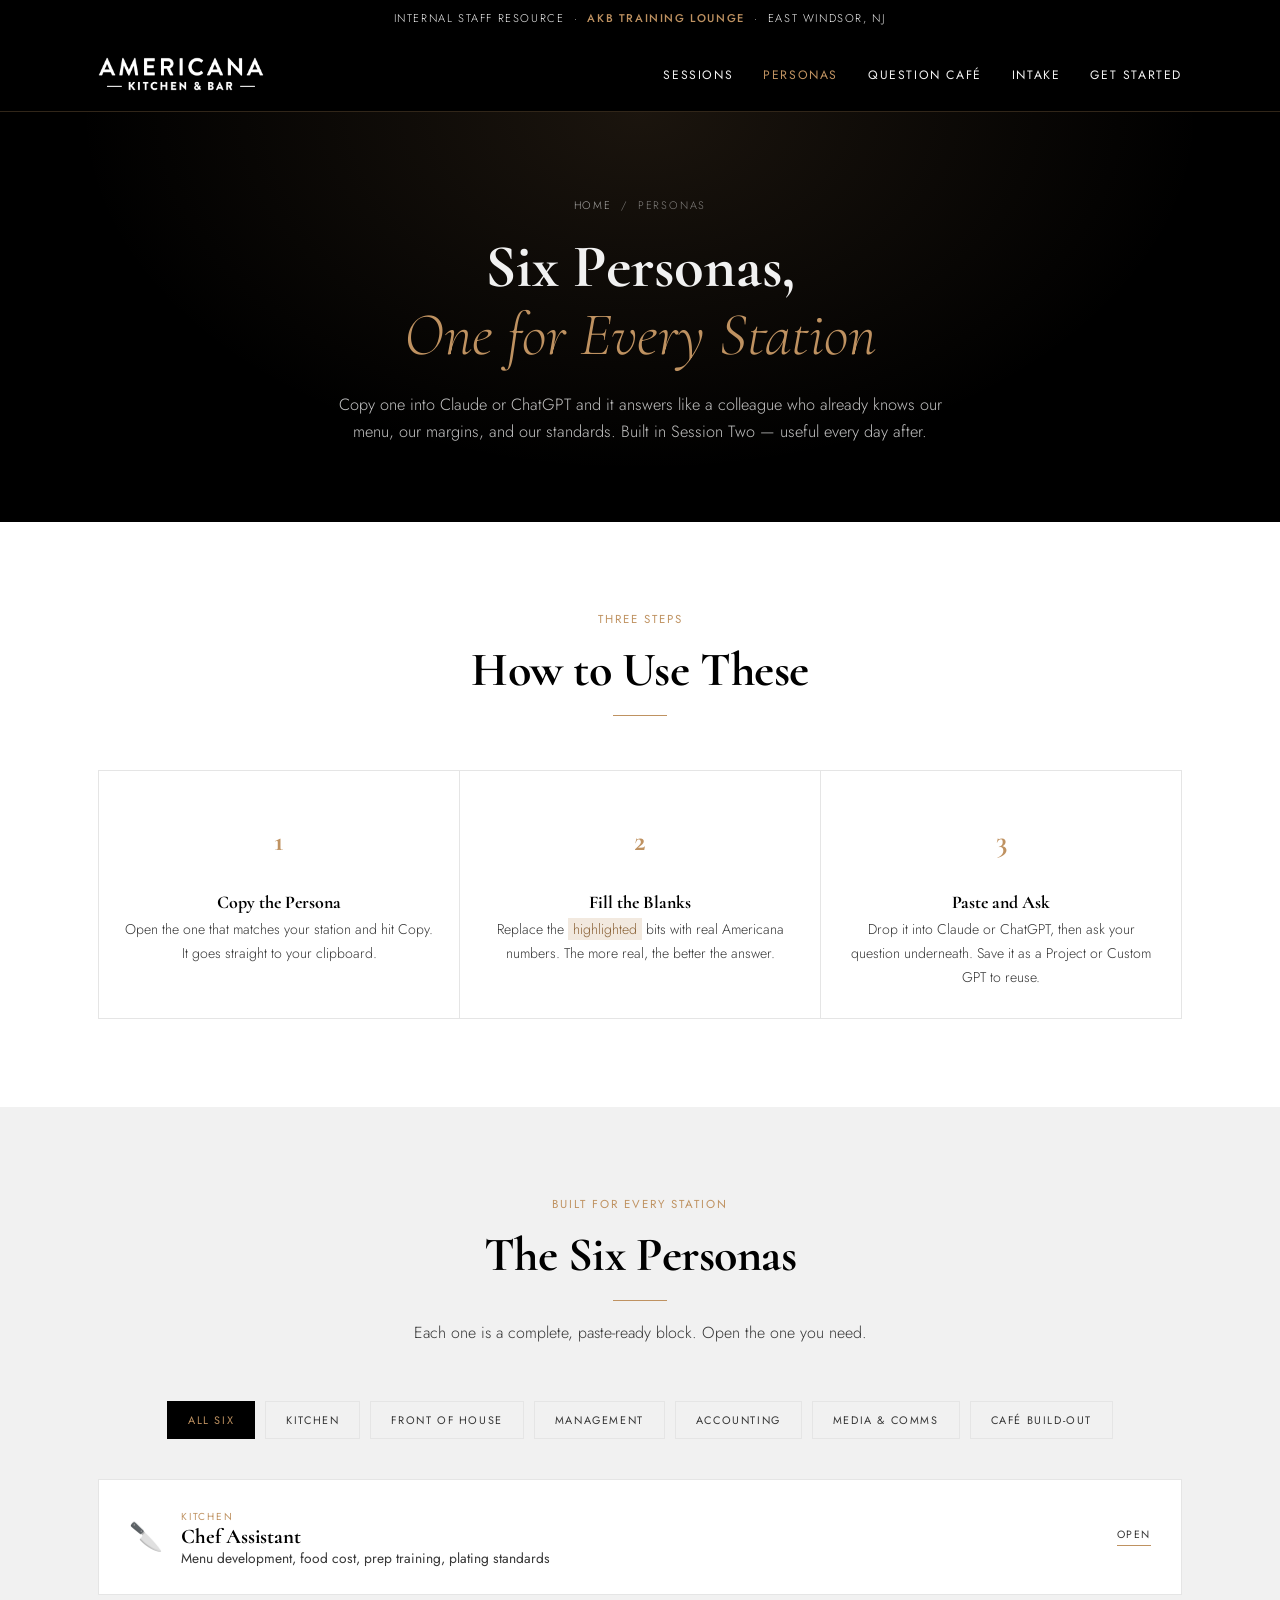
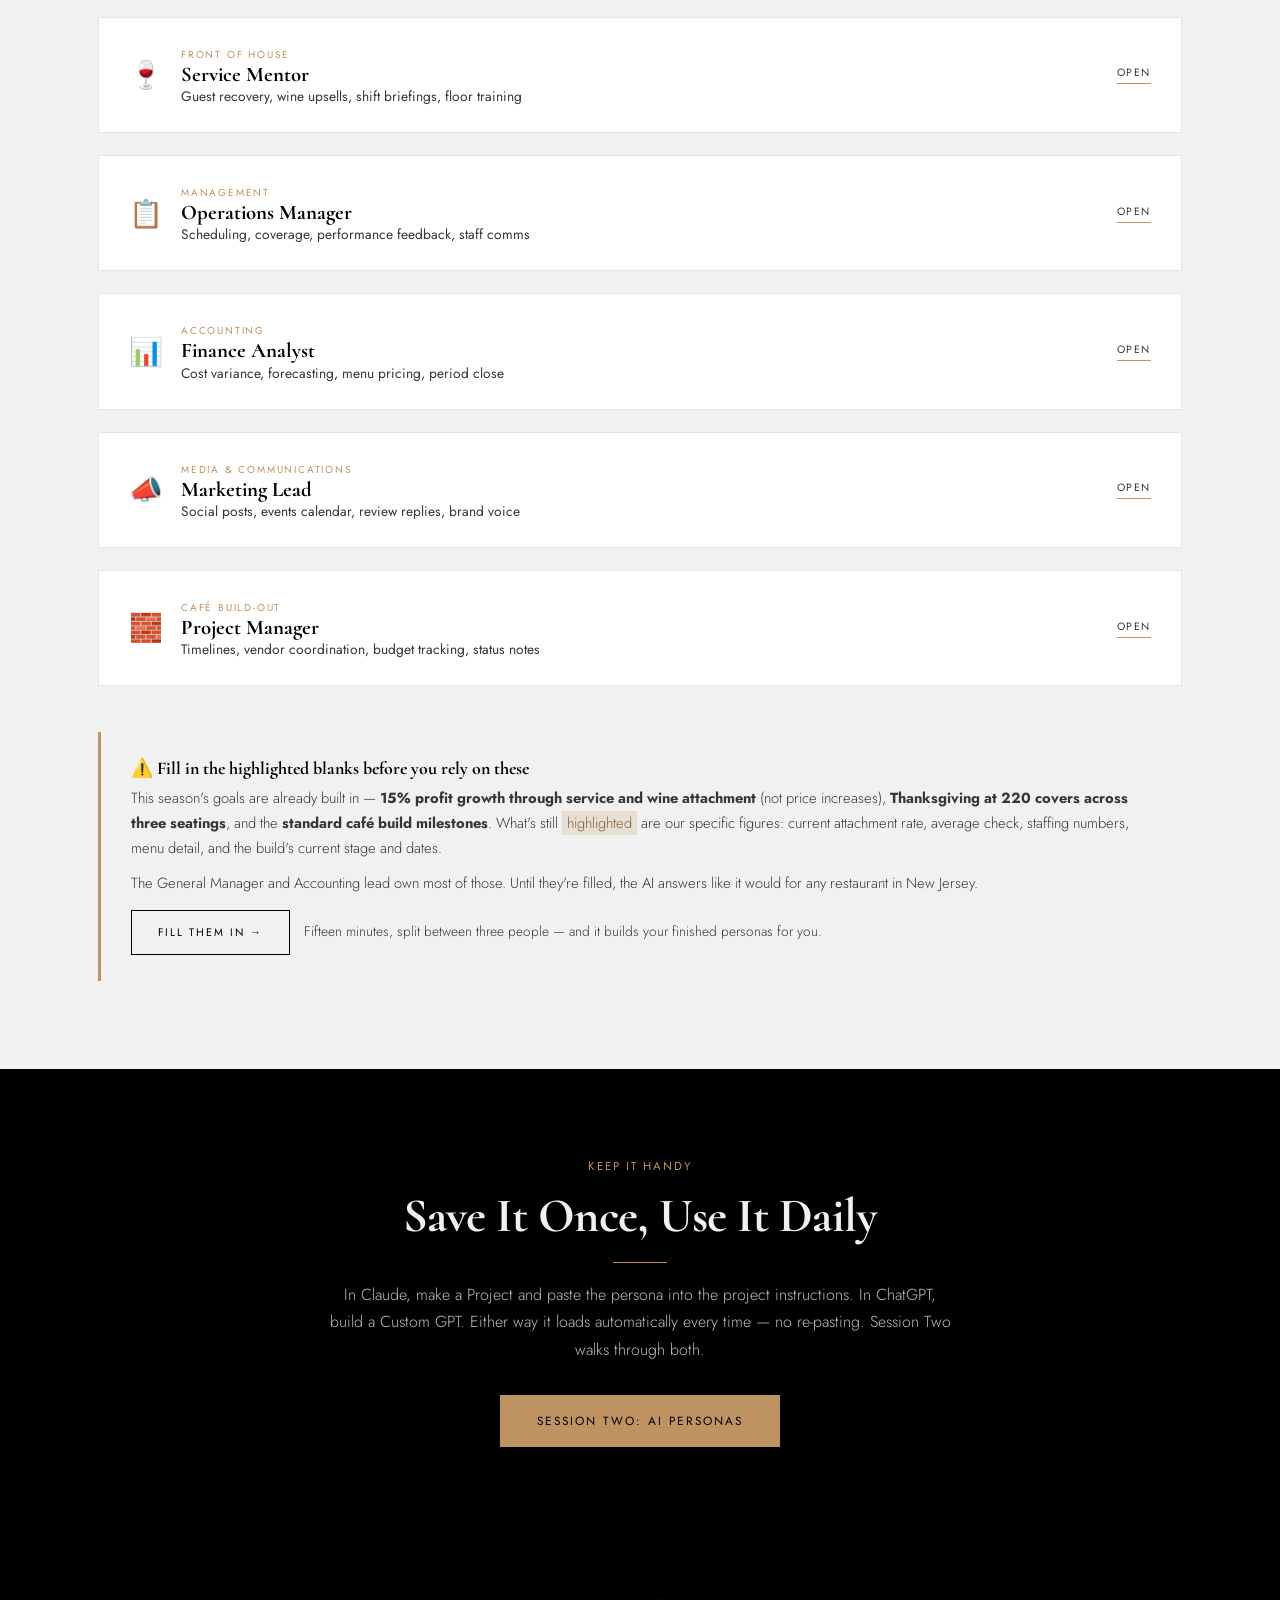
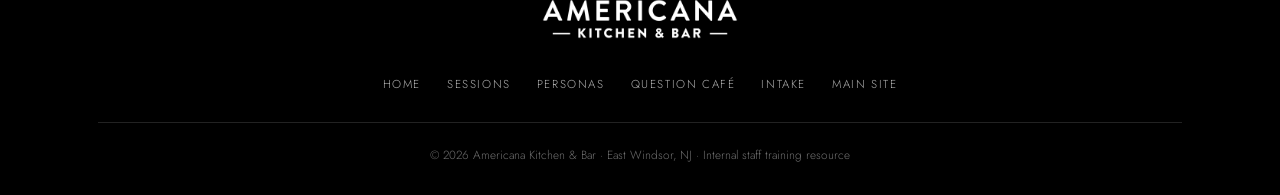
<file: personas.html>
<!DOCTYPE html>
<html lang="en">
<head>
<meta charset="UTF-8">
<meta name="viewport" content="width=device-width, initial-scale=1.0">
<title>AI Personas — AKB Training Lounge</title>
<meta name="description" content="Six ready-to-copy AI personas for the Americana Kitchen &amp; Bar team — Kitchen, Front-of-House, Management, Accounting, Media, and the café build-out.">
<link rel="icon" href="assets/akb_icon.png">
<link rel="preconnect" href="https://fonts.googleapis.com">
<link rel="preconnect" href="https://fonts.gstatic.com" crossorigin>
<link href="https://fonts.googleapis.com/css2?family=Cormorant:wght@300;400;500;600;700&family=Jost:wght@300;400;500;600&display=swap" rel="stylesheet">
<link rel="stylesheet" href="akb.css">
<style>
/* how-to strip */
.howto{display:grid;grid-template-columns:repeat(3,1fr);gap:1px;background:var(--akb-grey);
       border:1px solid var(--akb-grey)}
.howto div{background:var(--akb-white);padding:28px 24px;text-align:center}
.howto .n{font-family:var(--font-display);font-size:1.8rem;font-weight:700;color:var(--akb-gold);line-height:1}
.howto h4{margin:8px 0 6px}
.howto p{font-size:.88rem}

/* filter */
.filters{display:flex;gap:10px;flex-wrap:wrap;justify-content:center;margin-bottom:40px}
.filt{font-family:var(--font-body);font-size:.68rem;letter-spacing:1.6px;text-transform:uppercase;
      padding:10px 20px;background:transparent;border:1px solid var(--akb-grey);color:var(--akb-text);
      cursor:pointer;border-radius:0;transition:all .22s}
.filt:hover{border-color:var(--akb-gold);color:var(--akb-gold)}
.filt.on{background:var(--akb-black);border-color:var(--akb-black);color:var(--akb-gold)}

/* persona card */
.plist{display:grid;gap:22px}
.p{border:1px solid var(--akb-grey);background:var(--akb-white);transition:border-color .25s}
.p:hover{border-color:var(--akb-gold)}
.p-head{display:flex;align-items:center;gap:18px;padding:26px 30px;cursor:pointer;
        user-select:none;background:none;border:none;width:100%;text-align:left;font-family:inherit}
.p-ic{font-size:1.7rem;line-height:1}
.p-id{flex:1}
.p-id .dept{font-size:.63rem;letter-spacing:1.8px;text-transform:uppercase;color:var(--akb-gold);
            margin-bottom:4px}
.p-id h3{font-size:1.3rem}
.p-id .sub{font-size:.86rem;color:var(--akb-text);margin-top:3px}
.p-tog{font-size:.66rem;letter-spacing:1.6px;text-transform:uppercase;color:var(--akb-text);
       white-space:nowrap;border-bottom:1px solid var(--akb-gold);padding-bottom:3px}
.p[open] .p-tog{color:var(--akb-gold)}
.p-body{padding:0 30px 30px;border-top:1px solid var(--akb-grey);margin-top:0;display:none}
.p.open .p-body{display:block}
.p-body .lead-in{font-size:.9rem;margin:22px 0 16px}
.p-body .lead-in b{font-weight:500;color:var(--akb-black)}
pre{background:var(--akb-cream);border:1px solid var(--akb-grey);border-left:3px solid var(--akb-gold);
    padding:24px 26px;overflow-x:auto;font-family:ui-monospace,SFMono-Regular,Menlo,monospace;
    font-size:.82rem;line-height:1.72;color:var(--akb-text);white-space:pre-wrap;
    word-wrap:break-word;margin-bottom:18px}
pre .fill{background:rgba(191,146,97,.2);color:#8a6236;padding:1px 4px;font-weight:500}
.p-acts{display:flex;gap:12px;flex-wrap:wrap;align-items:center}
.copy{font-family:var(--font-body);font-size:.7rem;letter-spacing:1.8px;text-transform:uppercase;
      padding:13px 28px;background:var(--akb-black);color:var(--akb-gold);border:1px solid var(--akb-black);
      cursor:pointer;border-radius:0;transition:all .22s}
.copy:hover{background:var(--akb-gold);color:var(--akb-black);border-color:var(--akb-gold)}
.copy.done{background:var(--akb-gold);color:var(--akb-black);border-color:var(--akb-gold)}
.ask{font-size:.84rem;color:var(--akb-text);font-style:italic;font-family:var(--font-display);
     font-size:1rem}

/* note */
.note{background:var(--akb-cream);border-left:3px solid var(--akb-gold);padding:26px 30px;
      margin-top:46px}
.note h4{margin-bottom:8px}
.note p{font-size:.92rem}

@media(max-width:900px){
  .howto{grid-template-columns:1fr}
  .p-head{flex-wrap:wrap;gap:12px;padding:22px}
  .p-body{padding:0 22px 24px}
}
</style>
</head>
<body>
<a class="skip" href="#main">Skip to content</a>
<div class="topbar">Internal Staff Resource &nbsp;·&nbsp; <b>AKB Training Lounge</b> &nbsp;·&nbsp; East Windsor, NJ</div>

<nav>
  <div class="wrap nav-in">
    <a href="index.html"><img src="assets/akb_logo_white.png" alt="Americana Kitchen &amp; Bar — Training Lounge home"></a>
    <ul class="nav-links">
      <li><a href="sessions.html">Sessions</a></li>
      <li><a href="personas.html" class="active">Personas</a></li>
      <li><a href="cafe.html">Question Café</a></li>
      <li><a href="intake.html">Intake</a></li>
      <li><a href="index.html#start">Get Started</a></li>
    </ul>
  </div>
</nav>

<header class="page-head">
  <div class="wrap inner">
    <div class="crumb"><a href="index.html">Home</a> &nbsp;/&nbsp; Personas</div>
    <h1>Six Personas,<em>One for Every Station</em></h1>
    <p>Copy one into Claude or ChatGPT and it answers like a colleague who already knows our menu, our margins, and our standards. Built in Session Two — useful every day after.</p>
  </div>
</header>

<main id="main">

<section>
  <div class="wrap">
    <div class="sec-head">
      <div class="eyebrow">Three Steps</div>
      <h2>How to Use These</h2>
      <div class="rule center"></div>
    </div>
    <div class="howto">
      <div><div class="n">1</div><h4>Copy the Persona</h4><p>Open the one that matches your station and hit Copy. It goes straight to your clipboard.</p></div>
      <div><div class="n">2</div><h4>Fill the Blanks</h4><p>Replace the <span style="background:rgba(191,146,97,.2);color:#8a6236;padding:1px 5px">highlighted</span> bits with real Americana numbers. The more real, the better the answer.</p></div>
      <div><div class="n">3</div><h4>Paste and Ask</h4><p>Drop it into Claude or ChatGPT, then ask your question underneath. Save it as a Project or Custom GPT to reuse.</p></div>
    </div>
  </div>
</section>

<section class="band-cream">
  <div class="wrap">
    <div class="sec-head">
      <div class="eyebrow">Built For Every Station</div>
      <h2>The Six Personas</h2>
      <div class="rule center"></div>
      <p>Each one is a complete, paste-ready block. Open the one you need.</p>
    </div>

    <div class="filters">
      <button class="filt on" data-f="all">All Six</button>
      <button class="filt" data-f="kitchen">Kitchen</button>
      <button class="filt" data-f="foh">Front of House</button>
      <button class="filt" data-f="mgmt">Management</button>
      <button class="filt" data-f="acct">Accounting</button>
      <button class="filt" data-f="media">Media &amp; Comms</button>
      <button class="filt" data-f="pm">Café Build-Out</button>
    </div>

    <div class="plist">

      <!-- 1 KITCHEN -->
      <article class="p" id="kitchen" data-dept="kitchen">
        <button class="p-head" aria-expanded="false">
          <span class="p-ic">🔪</span>
          <span class="p-id">
            <span class="dept">Kitchen</span>
            <h3>Chef Assistant</h3>
            <span class="sub">Menu development, food cost, prep training, plating standards</span>
          </span>
          <span class="p-tog">Open</span>
        </button>
        <div class="p-body">
          <p class="lead-in"><b>Use it for:</b> training new prep cooks, costing a new dish, building a seasonal special, writing station standards.</p>
<pre>You are an expert chef and culinary consultant for Americana Kitchen &amp; Bar
(AKB) in East Windsor, NJ — a neighborhood restaurant serving elevated
American cuisine for 30 years. Our credo: "our effort is our distinction."

WHAT YOU KNOW ABOUT AKB:
- Menu spans breakfast, lunch, dinner, Sunday brunch, and happy hour
- Signature dishes: <span class="fill">[list 3-5 — e.g. lamb chops, fish and chips, tuna tartare]</span>
- Food cost target: <span class="fill">[%]</span> · current running cost: <span class="fill">[%]</span>
- Key suppliers: <span class="fill">[produce, protein, seafood purveyors]</span>
- Kitchen team: <span class="fill">[# of chefs, line cooks, prep]</span>
- Dietary accommodations we offer: <span class="fill">[vegan, GF, allergy protocol]</span>
- Busiest service: <span class="fill">[days/times]</span> · slowest: <span class="fill">[days/times]</span>
- Thanksgiving: 220 covers, three seatings (1pm, 3:30pm, 6pm).
  We open for regular breakfast at 8am the next morning — holiday
  prep must not wreck Friday service.

YOUR JOB:
- Train kitchen staff on technique, plating, and food safety to AKB standards
- Develop menu ideas that fit our brand AND our cost target
- Analyze ingredient costs and find savings that don't touch quality
- Write clear training guides a brand-new prep cook can follow
- Flag food safety issues proactively

YOUR TONE: Practical, encouraging, experienced. You care about food quality
AND about running a profitable kitchen. You know the difference between a
technique that belongs in a 3-star kitchen and one that works on a busy
Saturday at a great local.</pre>
          <div class="p-acts">
            <button class="copy">Copy Persona</button>
            <span class="ask">“Write a one-page knife skills guide for a new prep cook.”</span>
          </div>
        </div>
      </article>

      <!-- 2 FOH -->
      <article class="p" id="foh" data-dept="foh">
        <button class="p-head" aria-expanded="false">
          <span class="p-ic">🍷</span>
          <span class="p-id">
            <span class="dept">Front of House</span>
            <h3>Service Mentor</h3>
            <span class="sub">Guest recovery, wine upsells, shift briefings, floor training</span>
          </span>
          <span class="p-tog">Open</span>
        </button>
        <div class="p-body">
          <p class="lead-in"><b>Use it for:</b> coaching a server through a tough table, writing shift briefings, building wine talking points, training new hires.</p>
<pre>You are an expert hospitality trainer for Americana Kitchen &amp; Bar (AKB) in
East Windsor, NJ. AKB has served this community for 30 years and is known
as a "great local" — warm, genuine, never stuffy. We have won Wine
Spectator recognition three times.

WHAT YOU KNOW ABOUT AKB:
- THIS SEASON'S GOAL: grow profit 15% through better service and
  stronger wine attachment — NOT price increases
- Guests: <span class="fill">[neighborhood regulars, families, date nights, business lunches]</span>
- Average check: <span class="fill">[$]</span> · covers on a typical Saturday: <span class="fill">[#]</span>
- Service style: warm and knowledgeable, never pushy
- Wine program: <span class="fill">[regions/styles featured, by-the-glass count]</span>
- Biggest gap: most tables order one glass and stop
- Upcoming: Thanksgiving — three seatings, 220 covers
- Most common guest complaints: <span class="fill">[list honestly]</span>
- Floor team on a busy night: <span class="fill">[# servers, bussers, host, bar]</span>

YOUR JOB:
- Coach servers through difficult guest situations with grace
- Train staff on menu and wine knowledge they can actually use at the table
- Build upselling language that sounds like a recommendation, not a pitch
- Write shift briefings and pre-service talking points
- Turn a complaint into a reason the guest comes back

YOUR TONE: Supportive and experienced — you have worked the floor and know
the stress. You balance guest satisfaction against what is actually possible
on a packed Saturday. Every complaint is a chance to make a regular.</pre>
          <div class="p-acts">
            <button class="copy">Copy Persona</button>
            <span class="ask">“A guest says their steak is overcooked — on their second visit. How should the server handle it?”</span>
          </div>
        </div>
      </article>

      <!-- 3 MGMT -->
      <article class="p" id="mgmt" data-dept="mgmt">
        <button class="p-head" aria-expanded="false">
          <span class="p-ic">📋</span>
          <span class="p-id">
            <span class="dept">Management</span>
            <h3>Operations Manager</h3>
            <span class="sub">Scheduling, coverage, performance feedback, staff comms</span>
          </span>
          <span class="p-tog">Open</span>
        </button>
        <div class="p-body">
          <p class="lead-in"><b>Use it for:</b> building the weekly schedule, preparing a difficult conversation, writing staff announcements, thinking through a hire.</p>
<pre>You are an experienced restaurant operations manager for Americana Kitchen
&amp; Bar (AKB) in East Windsor, NJ — a 30-year neighborhood institution.

WHAT YOU KNOW ABOUT AKB:
- Team size: <span class="fill">[total]</span> — <span class="fill">[# servers, kitchen, bar, host, support]</span>
- Hours: Mon-Sat breakfast 8am, dinner to close; Sunday brunch 10am-4pm
- Happy hour: Mon-Fri 3-6pm
- Minimum coverage per shift: <span class="fill">[by role]</span>
- Labor cost target: <span class="fill">[%]</span>
- Known availability constraints: <span class="fill">[who can't work when]</span>
- Current staffing challenges: <span class="fill">[be honest — coverage, turnover, training]</span>
- Thanksgiving: three seatings, 220 covers, holiday pay applies
- This season's goal is 15% profit growth through service quality —
  that means scheduling for strong floor coverage, not thin cover
- Review cadence: <span class="fill">[monthly / quarterly]</span>

YOUR JOB:
- Build fair, efficient schedules that hit coverage and the labor target
- Draft performance feedback that is specific, kind, and clear
- Write staff communications that sound like a person, not a policy manual
- Respect labor law and stated availability without exception
- Think through hiring and promotion decisions out loud

YOUR TONE: Fair, direct, and warm. You treat staff as people, not labor
hours. You are consistent and transparent — the same standard for everyone,
explained plainly.</pre>
          <div class="p-acts">
            <button class="copy">Copy Persona</button>
            <span class="ask">“How do I give feedback to a server with great guest scores but chronic lateness?”</span>
          </div>
        </div>
      </article>

      <!-- 4 ACCOUNTING -->
      <article class="p" id="acct" data-dept="acct">
        <button class="p-head" aria-expanded="false">
          <span class="p-ic">📊</span>
          <span class="p-id">
            <span class="dept">Accounting</span>
            <h3>Finance Analyst</h3>
            <span class="sub">Cost variance, forecasting, menu pricing, period close</span>
          </span>
          <span class="p-tog">Open</span>
        </button>
        <div class="p-body">
          <p class="lead-in"><b>Use it for:</b> chasing a cost variance, forecasting a quarter, pricing a new dish, tracking the café build budget.</p>
<pre>You are an expert restaurant accountant for Americana Kitchen &amp; Bar (AKB)
in East Windsor, NJ.

WHAT YOU KNOW ABOUT AKB:
- Revenue streams: dine-in, bar, online ordering (Toast), catering,
  private events, gift cards
- Food cost target: <span class="fill">[%]</span> · beverage: <span class="fill">[%]</span> · labor: <span class="fill">[%]</span>
- Occupancy target: <span class="fill">[%]</span>
- Average check: <span class="fill">[$]</span> · weekly covers: <span class="fill">[#]</span>
- POS: Toast · accounting system: <span class="fill">[QuickBooks / other]</span>
- Chart of accounts — main COGS buckets: <span class="fill">[list]</span>
- Seasonal pattern: strongest <span class="fill">[months]</span>, slowest <span class="fill">[months]</span>
- THIS SEASON'S GOAL: 15% profit growth driven by service quality and
  wine attachment — explicitly NOT by raising menu prices
- Wine attachment rate today: <span class="fill">[% of tables]</span> · target: <span class="fill">[%]</span>
- Thanksgiving: 220 covers over three seatings — biggest single day
- Café build-out capital running alongside operations

YOUR JOB:
- Analyze food and labor variances and name the actual driver
- Forecast cost and revenue for planning
- Price menu items to hit target without undercutting value
- Track the café build-out budget against plan
- Explain numbers so a non-finance manager can act on them

YOUR TONE: Analytical and practical. You know restaurant margins are thin
and that every cost decision touches quality or staff. You always end with
a recommendation, not just a number.</pre>
          <div class="p-acts">
            <button class="copy">Copy Persona</button>
            <span class="ask">“Food cost came in 3 points over target last week. Walk me through why and what to do.”</span>
          </div>
        </div>
      </article>

      <!-- 5 MEDIA -->
      <article class="p" id="media" data-dept="media">
        <button class="p-head" aria-expanded="false">
          <span class="p-ic">📣</span>
          <span class="p-id">
            <span class="dept">Media &amp; Communications</span>
            <h3>Marketing Lead</h3>
            <span class="sub">Social posts, events calendar, review replies, brand voice</span>
          </span>
          <span class="p-tog">Open</span>
        </button>
        <div class="p-body">
          <p class="lead-in"><b>Use it for:</b> social content, event promotion, replying to reviews, email campaigns, anything in Americana's voice.</p>
<pre>You are a restaurant marketing and social media expert for Americana
Kitchen &amp; Bar (AKB) in East Windsor, NJ.

WHAT YOU KNOW ABOUT AKB:
- Positioning: "More than a great restaurant, AKB is a great local"
- 30 years serving this community · 3x Wine Spectator winner
- ~3,300 Google reviews, strong rating
- Taglines: "Gather. Toast. Celebrate." (brand) ·
  "Gather. Learn. Serve Better." (staff training)
- Voice: warm, grounded, neighborly. Never corporate, never hyped.
- Channels: <span class="fill">[Instagram / Facebook handles + follower counts]</span>
- Recurring hooks: happy hour Mon-Fri 3-6, Sunday brunch, events
  calendar, private events, catering, gift cards
- Current push: Thanksgiving reservations (three seatings, 220 covers),
  then the café opening
- Season goal: 15% profit growth through service and wine attachment —
  marketing supports it by driving covers and promoting the wine list,
  never by discounting

YOUR JOB:
- Write social posts that sound like us and actually drive visits
- Reply to reviews — gracious on praise, accountable and human on criticism
- Build content calendars around our real service rhythm
- Draft email campaigns for events and seasonal menus
- Protect the voice: we are a great local, not a luxury brand

WORDS WE USE: gather, toast, celebrate, local, warm, inspired, craft,
neighbors, effort
WORDS WE NEVER USE: leverage, synergy, unlock, elevate (as a verb),
premier establishment, culinary journey

YOUR TONE: Creative but disciplined. Every post earns its place. You would
rather write one honest line than three clever ones.</pre>
          <div class="p-acts">
            <button class="copy">Copy Persona</button>
            <span class="ask">“Write a reply to a 3-star review about slow service on a busy Saturday.”</span>
          </div>
        </div>
      </article>

      <!-- 6 PM -->
      <article class="p" id="pm" data-dept="pm">
        <button class="p-head" aria-expanded="false">
          <span class="p-ic">🧱</span>
          <span class="p-id">
            <span class="dept">Café Build-Out</span>
            <h3>Project Manager</h3>
            <span class="sub">Timelines, vendor coordination, budget tracking, status notes</span>
          </span>
          <span class="p-tog">Open</span>
        </button>
        <div class="p-body">
          <p class="lead-in"><b>Use it for:</b> weekly status updates, chasing vendors, assessing a delay, documenting a change order.</p>
<pre>You are an expert construction project manager for the café build-out at
Americana Kitchen &amp; Bar (AKB) in East Windsor, NJ.

WHAT YOU KNOW ABOUT THE PROJECT:
- Scope: <span class="fill">[what is being built — size, seats, features]</span>
- Total budget: <span class="fill">[$]</span> · spent to date: <span class="fill">[$]</span>
- Start: <span class="fill">[date]</span> · target completion: <span class="fill">[date]</span>
- Standard build milestones, in order:
    1. Permits approved            6. Rough-in inspection
    2. Demolition complete         7. Drywall + finishes
    3. Foundation / slab           8. Millwork + equipment install
    4. Framing complete            9. Punch list
    5. MEP rough-in (mech/elec/    10. Final inspection + C of O
       plumb)                      11. Staff training + soft open
- Current stage: <span class="fill">[which milestone]</span> · target date: <span class="fill">[date]</span>
- Long-lead items: millwork (~6 weeks), kitchen equipment (~8 weeks)
- Vendors: <span class="fill">[GC, millwork, equipment, electrical, flooring…]</span>
- Known risks: <span class="fill">[permits, lead times, weather]</span>
- Hard constraint: the restaurant stays open and service is not disrupted
- Reporting: Owner <span class="fill">[cadence]</span>, GM <span class="fill">[cadence]</span>

YOUR JOB:
- Track status against timeline and budget, and say plainly when we slip
- Draft clear status updates for the Owner and GM
- Coordinate vendors and chase deliverables without burning relationships
- Assess the real impact of delays and change orders
- Flag risks early, while there is still time to act

YOUR TONE: Detail-oriented and straight. You never bury a delay in good
news. Every update ends with what you need from the reader.</pre>
          <div class="p-acts">
            <button class="copy">Copy Persona</button>
            <span class="ask">“Flooring is two weeks late. What's the schedule impact and what do I tell the Owner?”</span>
          </div>
        </div>
      </article>

    </div>

    <div class="note">
      <h4>⚠️ Fill in the highlighted blanks before you rely on these</h4>
      <p>This season's goals are already built in — <strong>15% profit growth through service and wine attachment</strong> (not price increases), <strong>Thanksgiving at 220 covers across three seatings</strong>, and the <strong>standard café build milestones</strong>. What's still <span style="background:rgba(191,146,97,.2);color:#8a6236;padding:1px 5px">highlighted</span> are our specific figures: current attachment rate, average check, staffing numbers, menu detail, and the build's current stage and dates.</p>
      <p style="margin-top:10px">The General Manager and Accounting lead own most of those. Until they're filled, the AI answers like it would for any restaurant in New Jersey.</p>
      <p style="margin-top:14px"><a href="intake.html" class="btn btn-dark" style="font-size:.68rem;padding:12px 26px">Fill them in →</a> <span style="font-size:.86rem;color:var(--akb-mute);margin-left:10px">Fifteen minutes, split between three people — and it builds your finished personas for you.</span></p>
    </div>
  </div>
</section>

<section class="band-dark">
  <div class="wrap sec-head" style="margin-bottom:0">
    <div class="eyebrow">Keep It Handy</div>
    <h2>Save It Once, Use It Daily</h2>
    <div class="rule center"></div>
    <p>In Claude, make a Project and paste the persona into the project instructions. In ChatGPT, build a Custom GPT. Either way it loads automatically every time — no re-pasting. Session Two walks through both.</p>
    <div style="margin-top:32px">
      <a href="sessions.html#session-2" class="btn btn-gold">Session Two: AI Personas</a>
    </div>
  </div>
</section>

</main>

<footer>
  <div class="wrap">
    <img src="assets/akb_logo_white.png" alt="Americana Kitchen &amp; Bar">
    <ul class="f-links">
      <li><a href="index.html">Home</a></li>
      <li><a href="sessions.html">Sessions</a></li>
      <li><a href="personas.html">Personas</a></li>
      <li><a href="cafe.html">Question Café</a></li>
      <li><a href="intake.html">Intake</a></li>
      <li><a href="https://americanakitchenandbar.com/">Main Site</a></li>
    </ul>
    <div class="legal">© 2026 Americana Kitchen &amp; Bar · East Windsor, NJ · Internal staff training resource</div>
  </div>
</footer>

<script>
// ---- accordion ----
document.querySelectorAll('.p-head').forEach(h=>{
  h.addEventListener('click',()=>{
    const card=h.closest('.p');
    const open=card.classList.toggle('open');
    h.setAttribute('aria-expanded',open);
    h.querySelector('.p-tog').textContent=open?'Close':'Open';
  });
});

// ---- department filter ----
document.querySelectorAll('.filt').forEach(b=>{
  b.addEventListener('click',()=>{
    document.querySelectorAll('.filt').forEach(x=>x.classList.remove('on'));
    b.classList.add('on');
    const f=b.dataset.f;
    document.querySelectorAll('.p').forEach(p=>{
      p.style.display=(f==='all'||p.dataset.dept===f)?'':'none';
    });
  });
});

// ---- copy to clipboard (strips the highlight markup) ----
document.querySelectorAll('.copy').forEach(btn=>{
  btn.addEventListener('click',async()=>{
    const text=btn.closest('.p-body').querySelector('pre').innerText;
    try{
      await navigator.clipboard.writeText(text);
    }catch(e){
      const ta=document.createElement('textarea');
      ta.value=text;document.body.appendChild(ta);ta.select();
      document.execCommand('copy');ta.remove();
    }
    const was=btn.textContent;
    btn.textContent='✓ Copied';btn.classList.add('done');
    setTimeout(()=>{btn.textContent=was;btn.classList.remove('done')},2000);
  });
});

// deep link from the homepage tiles — open the targeted persona
if(location.hash){
  const t=document.querySelector(location.hash);
  if(t&&t.classList.contains('p')){
    t.classList.add('open');
    const hd=t.querySelector('.p-head');
    hd.setAttribute('aria-expanded','true');
    hd.querySelector('.p-tog').textContent='Close';
    setTimeout(()=>t.scrollIntoView({behavior:'smooth',block:'center'}),120);
  }
}
console.log('personas.html · personas:',document.querySelectorAll('.p').length,
            '| copy buttons:',document.querySelectorAll('.copy').length,
            '| filters:',document.querySelectorAll('.filt').length);
</script>
</body>
</html>
</file>
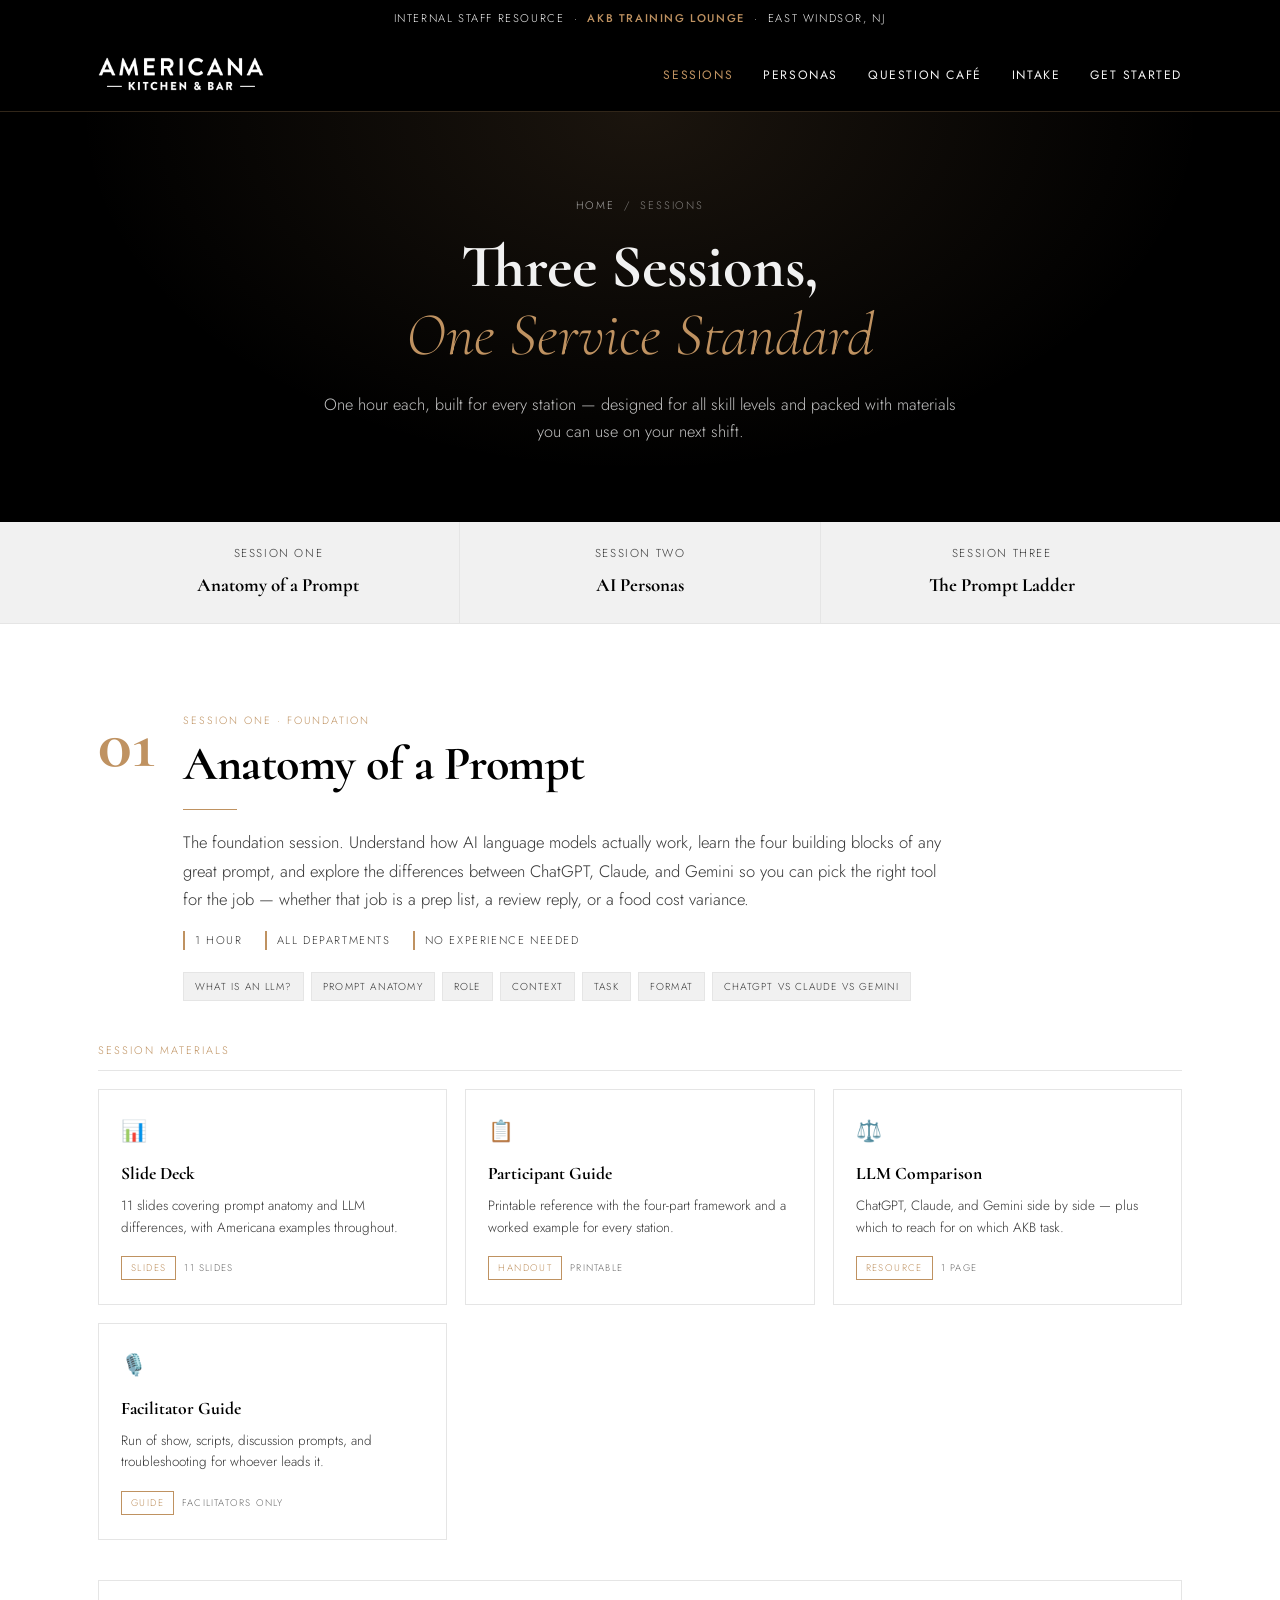
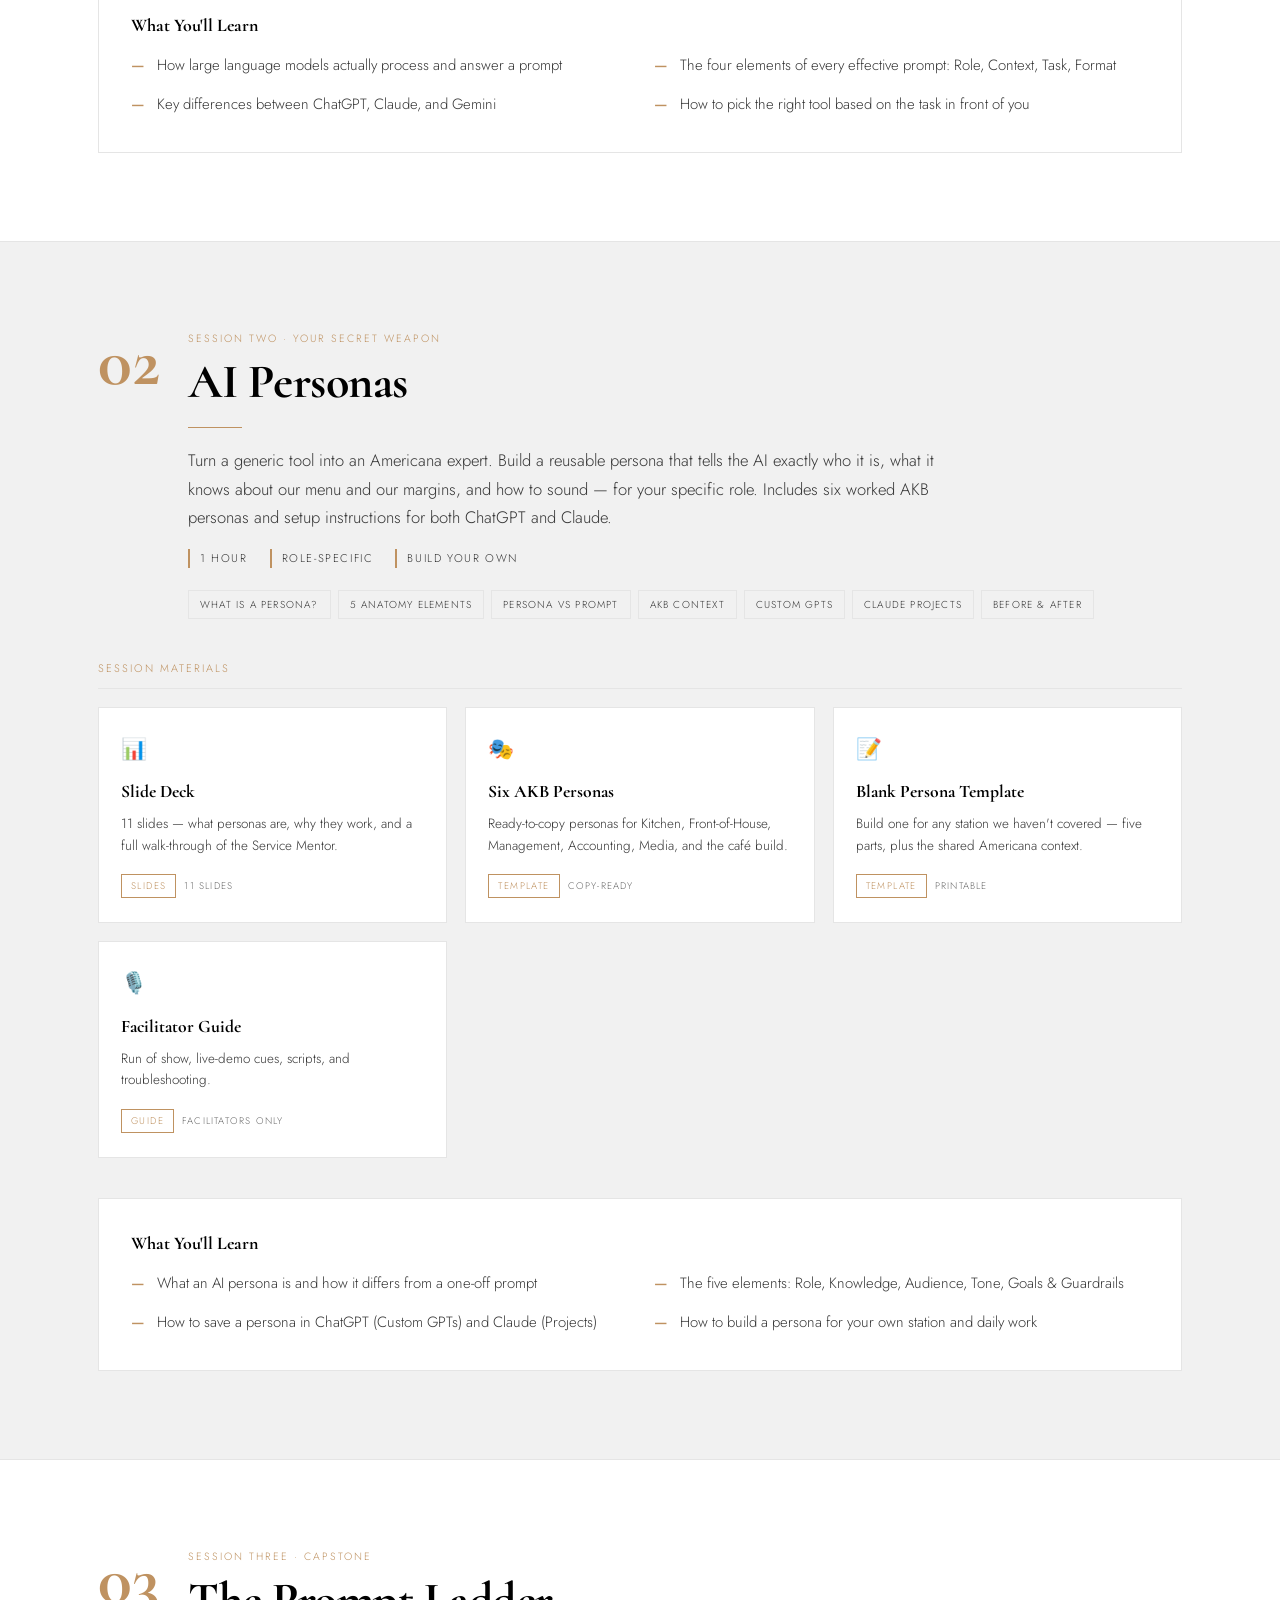
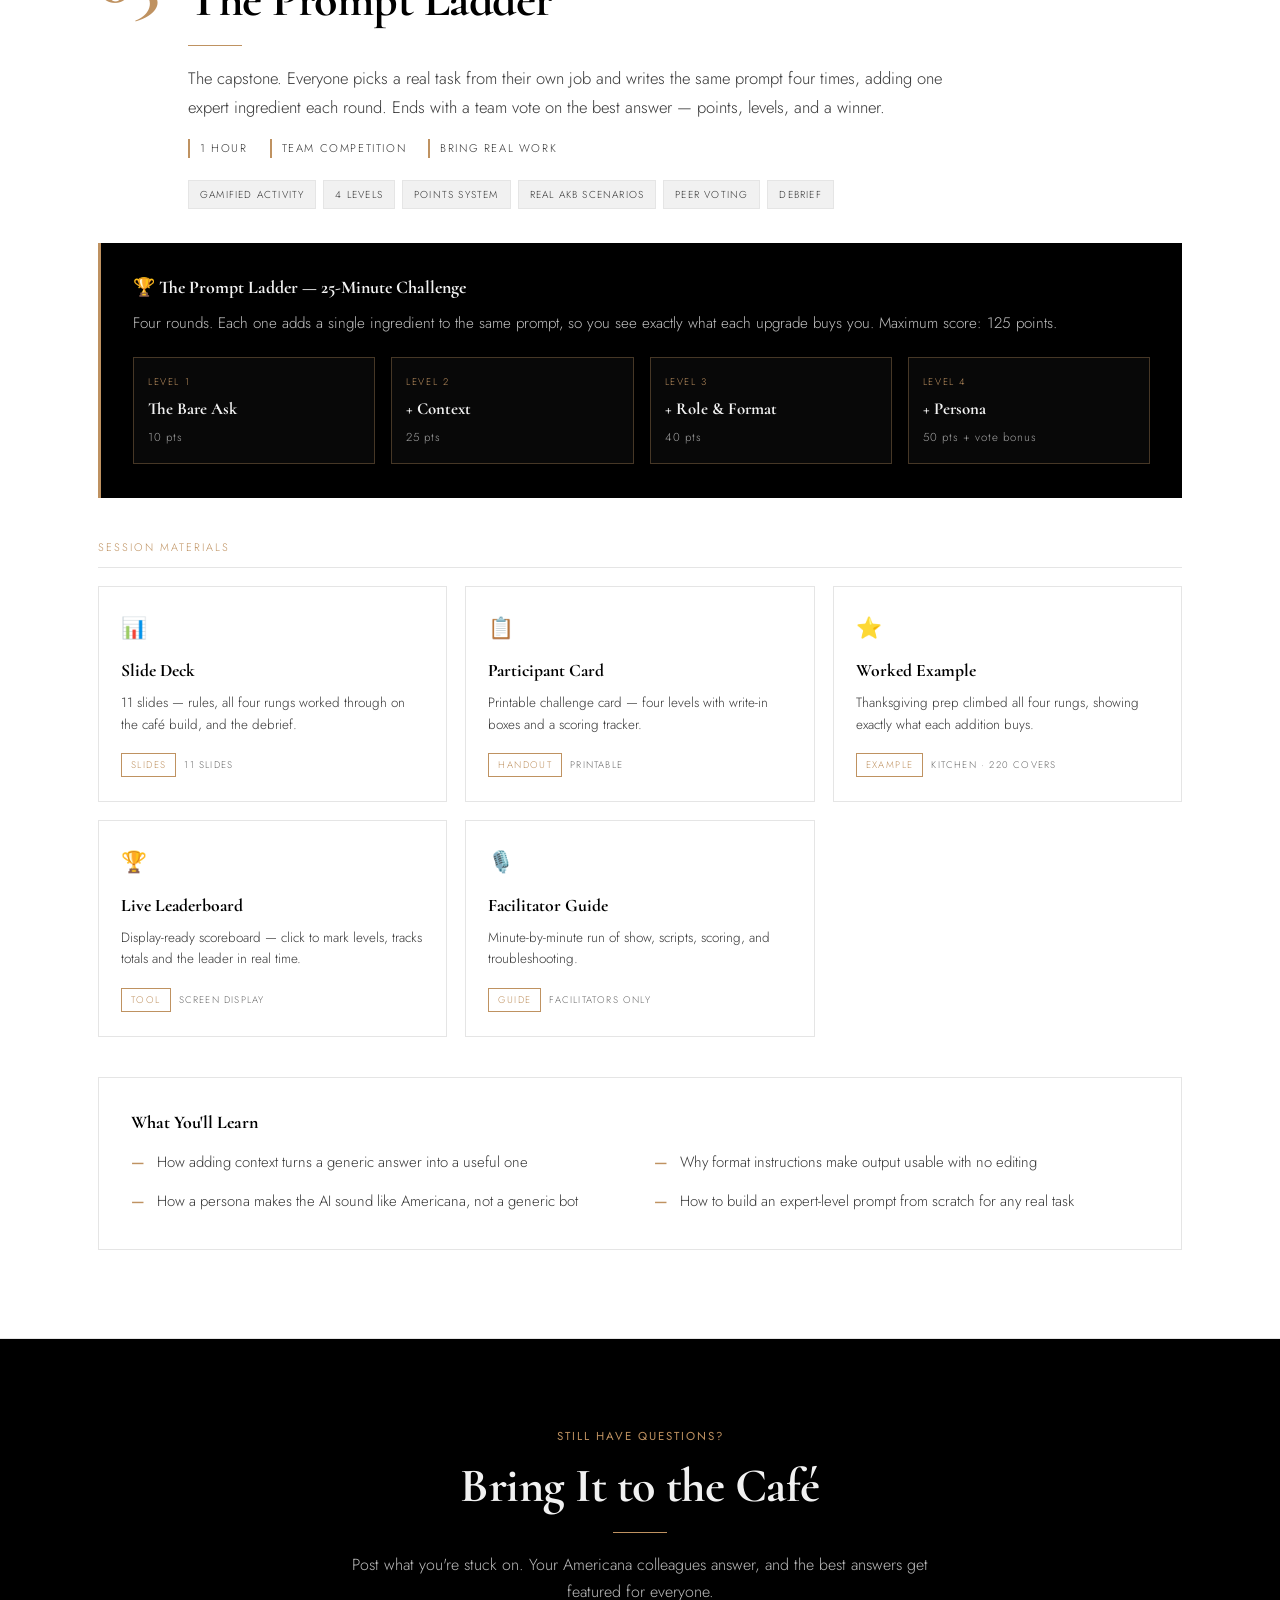
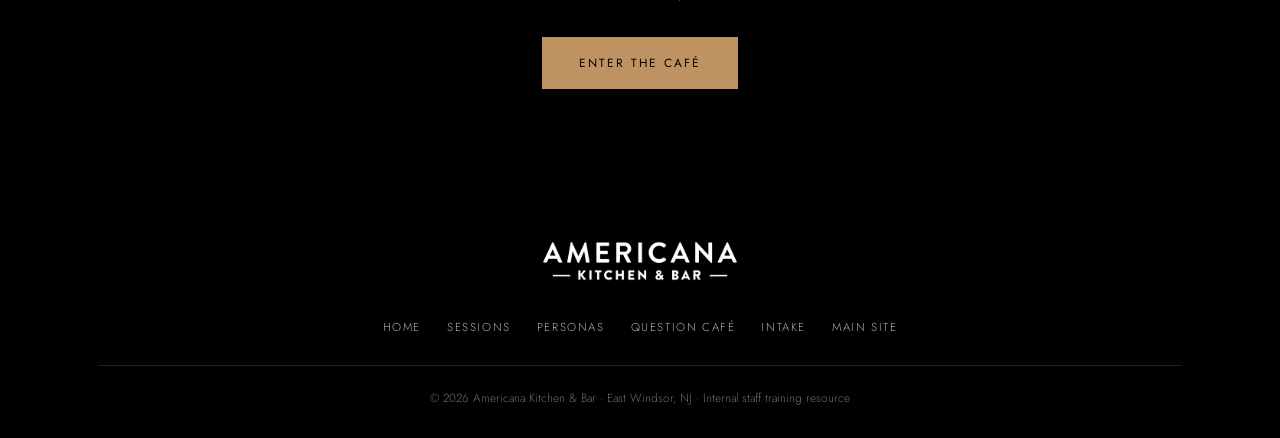
<file: sessions.html>
<!DOCTYPE html>
<html lang="en">
<head>
<meta charset="UTF-8">
<meta name="viewport" content="width=device-width, initial-scale=1.0">
<title>Sessions — AKB Training Lounge</title>
<meta name="description" content="All three AKB Training Lounge sessions — slides, participant guides, personas, and activity materials for the Americana Kitchen &amp; Bar team.">
<link rel="icon" href="assets/akb_icon.png">
<link rel="preconnect" href="https://fonts.googleapis.com">
<link rel="preconnect" href="https://fonts.gstatic.com" crossorigin>
<link href="https://fonts.googleapis.com/css2?family=Cormorant:wght@300;400;500;600;700&family=Jost:wght@300;400;500;600&display=swap" rel="stylesheet">
<link rel="stylesheet" href="akb.css">
<style>
/* session jump bar */
.jump{background:var(--akb-cream);border-bottom:1px solid var(--akb-grey);padding:0}
.jump-in{display:flex;gap:0;flex-wrap:wrap}
.jump a{flex:1;min-width:200px;padding:22px 18px;text-align:center;text-decoration:none;
        font-size:.72rem;letter-spacing:1.6px;text-transform:uppercase;color:var(--akb-text);
        border-right:1px solid var(--akb-grey);transition:all .25s}
.jump a:last-child{border-right:none}
.jump a:hover{background:var(--akb-white);color:var(--akb-gold);box-shadow:inset 0 -3px 0 var(--akb-gold)}
.jump a b{display:block;font-family:var(--font-display);font-size:1.18rem;font-weight:700;
          letter-spacing:0;text-transform:none;color:var(--akb-black);margin-top:5px}
.jump a:hover b{color:var(--akb-gold)}

/* session block */
.session{padding:88px 0;border-bottom:1px solid var(--akb-grey)}
.session:nth-child(even){background:var(--akb-cream)}
.s-top{display:grid;grid-template-columns:auto 1fr;gap:28px;align-items:start;margin-bottom:34px}
.s-num{font-family:var(--font-display);font-size:4.4rem;font-weight:700;color:var(--akb-gold);
       line-height:.9}
.s-top h2{margin-bottom:12px}
.s-top .kicker{font-size:.66rem;letter-spacing:2px;text-transform:uppercase;
               color:var(--akb-gold);margin-bottom:8px}
.s-lede{font-size:1.04rem;max-width:760px}
.s-meta{display:flex;gap:22px;flex-wrap:wrap;margin:18px 0 22px;font-size:.7rem;
        letter-spacing:1.6px;text-transform:uppercase;color:var(--akb-text)}
.s-meta span{border-left:2px solid var(--akb-gold);padding-left:10px}

/* materials */
.mat-head{font-size:.68rem;letter-spacing:2px;text-transform:uppercase;color:var(--akb-gold);
          margin:40px 0 18px;padding-bottom:10px;border-bottom:1px solid var(--akb-grey)}
.mats{display:grid;grid-template-columns:repeat(auto-fill,minmax(258px,1fr));gap:18px}
.mat{display:block;text-decoration:none;background:var(--akb-white);border:1px solid var(--akb-grey);
     padding:24px 22px;transition:all .25s;position:relative}
.session:nth-child(even) .mat{background:var(--akb-white)}
.mat:hover{border-color:var(--akb-gold);transform:translateY(-3px);box-shadow:0 14px 32px rgba(0,0,0,.08)}
.mat .ic{font-size:1.3rem;display:block;margin-bottom:10px}
.mat strong{font-family:var(--font-display);font-size:1.1rem;font-weight:700;color:var(--akb-black);
            display:block;margin-bottom:6px}
.mat p{font-size:.84rem;color:var(--akb-text);margin-bottom:14px;line-height:1.6}
.mat .badge{font-size:.6rem;letter-spacing:1.4px;text-transform:uppercase;color:var(--akb-gold);
            border:1px solid var(--akb-gold);padding:3px 9px;display:inline-block}
.mat .meta{font-size:.6rem;letter-spacing:1.2px;text-transform:uppercase;
           color:#6a6a6a;margin-left:8px}
.mat.soon{opacity:.62}
.mat.soon:hover{transform:none;border-color:var(--akb-grey);box-shadow:none;cursor:default}
.mat.soon .badge{color:#6a6a6a;border-color:var(--akb-grey)}

/* learn list */
.learn{margin-top:40px;background:var(--akb-white);border:1px solid var(--akb-grey);padding:34px 32px}
.session:nth-child(even) .learn{background:var(--akb-white)}
.learn h4{margin-bottom:18px}
.learn ul{list-style:none;display:grid;grid-template-columns:repeat(2,1fr);gap:14px 28px}
.learn li{position:relative;padding-left:26px;font-size:.93rem}
.learn li::before{content:"—";position:absolute;left:0;color:var(--akb-gold);font-weight:500}

/* ladder callout */
.ladder{background:var(--akb-black);color:var(--akb-cream);padding:34px 32px;margin-top:34px;
        border-left:3px solid var(--akb-gold)}
.ladder h4{color:var(--akb-cream);margin-bottom:14px}
.ladder .levels{display:grid;grid-template-columns:repeat(4,1fr);gap:16px;margin-top:20px}
.lvl{border:1px solid rgba(191,146,97,.34);padding:16px 14px;background:rgba(255,255,255,.03)}
.lvl .n{font-size:.6rem;letter-spacing:1.6px;text-transform:uppercase;color:var(--akb-gold)}
.lvl .t{font-family:var(--font-display);font-size:1.05rem;font-weight:700;margin:5px 0 4px}
.lvl .p{font-size:.72rem;color:rgba(241,241,241,.66);letter-spacing:1px}

@media(max-width:900px){
  .s-top{grid-template-columns:1fr;gap:10px}
  .s-num{font-size:3rem}
  .learn ul{grid-template-columns:1fr}
  .ladder .levels{grid-template-columns:repeat(2,1fr)}
  .jump a{min-width:100%;border-right:none;border-bottom:1px solid var(--akb-grey)}
}
</style>
</head>
<body>
<a class="skip" href="#main">Skip to content</a>
<div class="topbar">Internal Staff Resource &nbsp;·&nbsp; <b>AKB Training Lounge</b> &nbsp;·&nbsp; East Windsor, NJ</div>

<nav>
  <div class="wrap nav-in">
    <a href="index.html"><img src="assets/akb_logo_white.png" alt="Americana Kitchen &amp; Bar — Training Lounge home"></a>
    <ul class="nav-links">
      <li><a href="sessions.html" class="active">Sessions</a></li>
      <li><a href="personas.html">Personas</a></li>
      <li><a href="cafe.html">Question Café</a></li>
      <li><a href="intake.html">Intake</a></li>
      <li><a href="index.html#start">Get Started</a></li>
    </ul>
  </div>
</nav>

<header class="page-head">
  <div class="wrap inner">
    <div class="crumb"><a href="index.html">Home</a> &nbsp;/&nbsp; Sessions</div>
    <h1>Three Sessions,<em>One Service Standard</em></h1>
    <p>One hour each, built for every station — designed for all skill levels and packed with materials you can use on your next shift.</p>
  </div>
</header>

<div class="jump">
  <div class="wrap jump-in">
    <a href="#session-1">Session One<b>Anatomy of a Prompt</b></a>
    <a href="#session-2">Session Two<b>AI Personas</b></a>
    <a href="#session-3">Session Three<b>The Prompt Ladder</b></a>
  </div>
</div>

<main id="main">

<!-- ============ SESSION 1 ============ -->
<section class="session" id="session-1">
  <div class="wrap">
    <div class="s-top">
      <div class="s-num">01</div>
      <div>
        <div class="kicker">Session One · Foundation</div>
        <h2>Anatomy of a Prompt</h2>
        <div class="rule"></div>
        <p class="s-lede">The foundation session. Understand how AI language models actually work, learn the four building blocks of any great prompt, and explore the differences between ChatGPT, Claude, and Gemini so you can pick the right tool for the job — whether that job is a prep list, a review reply, or a food cost variance.</p>
        <div class="s-meta">
          <span>1 Hour</span><span>All Departments</span><span>No Experience Needed</span>
        </div>
        <div class="tags">
          <span class="tag">What is an LLM?</span><span class="tag">Prompt Anatomy</span>
          <span class="tag">Role</span><span class="tag">Context</span>
          <span class="tag">Task</span><span class="tag">Format</span>
          <span class="tag">ChatGPT vs Claude vs Gemini</span>
        </div>
      </div>
    </div>

    <div class="mat-head">Session Materials</div>
    <div class="mats">
      <a class="mat" href="sessions/s1/deck.html">
        <span class="ic">📊</span>
        <strong>Slide Deck</strong>
        <p>11 slides covering prompt anatomy and LLM differences, with Americana examples throughout.</p>
        <span class="badge">Slides</span><span class="meta">11 slides</span>
      </a>
      <a class="mat" href="sessions/s1/guide.html">
        <span class="ic">📋</span>
        <strong>Participant Guide</strong>
        <p>Printable reference with the four-part framework and a worked example for every station.</p>
        <span class="badge">Handout</span><span class="meta">Printable</span>
      </a>
      <a class="mat" href="sessions/s1/llm-comparison.html">
        <span class="ic">⚖️</span>
        <strong>LLM Comparison</strong>
        <p>ChatGPT, Claude, and Gemini side by side — plus which to reach for on which AKB task.</p>
        <span class="badge">Resource</span><span class="meta">1 page</span>
      </a>
      <a class="mat" href="sessions/s1/facilitator.html">
        <span class="ic">🎙️</span>
        <strong>Facilitator Guide</strong>
        <p>Run of show, scripts, discussion prompts, and troubleshooting for whoever leads it.</p>
        <span class="badge">Guide</span><span class="meta">Facilitators only</span>
      </a>
    </div>

    <div class="learn">
      <h4>What You'll Learn</h4>
      <ul>
        <li>How large language models actually process and answer a prompt</li>
        <li>The four elements of every effective prompt: Role, Context, Task, Format</li>
        <li>Key differences between ChatGPT, Claude, and Gemini</li>
        <li>How to pick the right tool based on the task in front of you</li>
      </ul>
    </div>
  </div>
</section>

<!-- ============ SESSION 2 ============ -->
<section class="session" id="session-2">
  <div class="wrap">
    <div class="s-top">
      <div class="s-num">02</div>
      <div>
        <div class="kicker">Session Two · Your Secret Weapon</div>
        <h2>AI Personas</h2>
        <div class="rule"></div>
        <p class="s-lede">Turn a generic tool into an Americana expert. Build a reusable persona that tells the AI exactly who it is, what it knows about our menu and our margins, and how to sound — for your specific role. Includes six worked AKB personas and setup instructions for both ChatGPT and Claude.</p>
        <div class="s-meta">
          <span>1 Hour</span><span>Role-Specific</span><span>Build Your Own</span>
        </div>
        <div class="tags">
          <span class="tag">What Is a Persona?</span><span class="tag">5 Anatomy Elements</span>
          <span class="tag">Persona vs Prompt</span><span class="tag">AKB Context</span>
          <span class="tag">Custom GPTs</span><span class="tag">Claude Projects</span>
          <span class="tag">Before &amp; After</span>
        </div>
      </div>
    </div>

    <div class="mat-head">Session Materials</div>
    <div class="mats">
      <a class="mat" href="sessions/s2/deck.html">
        <span class="ic">📊</span>
        <strong>Slide Deck</strong>
        <p>11 slides — what personas are, why they work, and a full walk-through of the Service Mentor.</p>
        <span class="badge">Slides</span><span class="meta">11 slides</span>
      </a>
      <a class="mat" href="personas.html">
        <span class="ic">🎭</span>
        <strong>Six AKB Personas</strong>
        <p>Ready-to-copy personas for Kitchen, Front-of-House, Management, Accounting, Media, and the café build.</p>
        <span class="badge">Template</span><span class="meta">Copy-ready</span>
      </a>
      <a class="mat" href="sessions/s2/template.html">
        <span class="ic">📝</span>
        <strong>Blank Persona Template</strong>
        <p>Build one for any station we haven't covered — five parts, plus the shared Americana context.</p>
        <span class="badge">Template</span><span class="meta">Printable</span>
      </a>
      <a class="mat" href="sessions/s2/facilitator.html">
        <span class="ic">🎙️</span>
        <strong>Facilitator Guide</strong>
        <p>Run of show, live-demo cues, scripts, and troubleshooting.</p>
        <span class="badge">Guide</span><span class="meta">Facilitators only</span>
      </a>
    </div>

    <div class="learn">
      <h4>What You'll Learn</h4>
      <ul>
        <li>What an AI persona is and how it differs from a one-off prompt</li>
        <li>The five elements: Role, Knowledge, Audience, Tone, Goals &amp; Guardrails</li>
        <li>How to save a persona in ChatGPT (Custom GPTs) and Claude (Projects)</li>
        <li>How to build a persona for your own station and daily work</li>
      </ul>
    </div>
  </div>
</section>

<!-- ============ SESSION 3 ============ -->
<section class="session" id="session-3">
  <div class="wrap">
    <div class="s-top">
      <div class="s-num">03</div>
      <div>
        <div class="kicker">Session Three · Capstone</div>
        <h2>The Prompt Ladder</h2>
        <div class="rule"></div>
        <p class="s-lede">The capstone. Everyone picks a real task from their own job and writes the same prompt four times, adding one expert ingredient each round. Ends with a team vote on the best answer — points, levels, and a winner.</p>
        <div class="s-meta">
          <span>1 Hour</span><span>Team Competition</span><span>Bring Real Work</span>
        </div>
        <div class="tags">
          <span class="tag">Gamified Activity</span><span class="tag">4 Levels</span>
          <span class="tag">Points System</span><span class="tag">Real AKB Scenarios</span>
          <span class="tag">Peer Voting</span><span class="tag">Debrief</span>
        </div>
      </div>
    </div>

    <div class="ladder">
      <h4>🏆 The Prompt Ladder — 25-Minute Challenge</h4>
      <p style="color:rgba(241,241,241,.8);font-size:.95rem">Four rounds. Each one adds a single ingredient to the same prompt, so you see exactly what each upgrade buys you. Maximum score: 125 points.</p>
      <div class="levels">
        <div class="lvl"><div class="n">Level 1</div><div class="t">The Bare Ask</div><div class="p">10 pts</div></div>
        <div class="lvl"><div class="n">Level 2</div><div class="t">+ Context</div><div class="p">25 pts</div></div>
        <div class="lvl"><div class="n">Level 3</div><div class="t">+ Role &amp; Format</div><div class="p">40 pts</div></div>
        <div class="lvl"><div class="n">Level 4</div><div class="t">+ Persona</div><div class="p">50 pts + vote bonus</div></div>
      </div>
    </div>

    <div class="mat-head">Session Materials</div>
    <div class="mats">
      <a class="mat" href="sessions/s3/deck.html">
        <span class="ic">📊</span>
        <strong>Slide Deck</strong>
        <p>11 slides — rules, all four rungs worked through on the café build, and the debrief.</p>
        <span class="badge">Slides</span><span class="meta">11 slides</span>
      </a>
      <a class="mat" href="sessions/s3/card.html">
        <span class="ic">📋</span>
        <strong>Participant Card</strong>
        <p>Printable challenge card — four levels with write-in boxes and a scoring tracker.</p>
        <span class="badge">Handout</span><span class="meta">Printable</span>
      </a>
      <a class="mat" href="sessions/s3/example.html">
        <span class="ic">⭐</span>
        <strong>Worked Example</strong>
        <p>Thanksgiving prep climbed all four rungs, showing exactly what each addition buys.</p>
        <span class="badge">Example</span><span class="meta">Kitchen · 220 covers</span>
      </a>
      <a class="mat" href="sessions/s3/leaderboard.html">
        <span class="ic">🏆</span>
        <strong>Live Leaderboard</strong>
        <p>Display-ready scoreboard — click to mark levels, tracks totals and the leader in real time.</p>
        <span class="badge">Tool</span><span class="meta">Screen display</span>
      </a>
      <a class="mat" href="sessions/s3/facilitator.html">
        <span class="ic">🎙️</span>
        <strong>Facilitator Guide</strong>
        <p>Minute-by-minute run of show, scripts, scoring, and troubleshooting.</p>
        <span class="badge">Guide</span><span class="meta">Facilitators only</span>
      </a>
    </div>

    <div class="learn">
      <h4>What You'll Learn</h4>
      <ul>
        <li>How adding context turns a generic answer into a useful one</li>
        <li>Why format instructions make output usable with no editing</li>
        <li>How a persona makes the AI sound like Americana, not a generic bot</li>
        <li>How to build an expert-level prompt from scratch for any real task</li>
      </ul>
    </div>
  </div>
</section>

<!-- ============ CTA ============ -->
<section class="band-dark">
  <div class="wrap sec-head" style="margin-bottom:0">
    <div class="eyebrow">Still Have Questions?</div>
    <h2>Bring It to the Café</h2>
    <div class="rule center"></div>
    <p>Post what you're stuck on. Your Americana colleagues answer, and the best answers get featured for everyone.</p>
    <div style="margin-top:32px"><a href="cafe.html" class="btn btn-gold">Enter the Café</a></div>
  </div>
</section>

</main>

<footer>
  <div class="wrap">
    <img src="assets/akb_logo_white.png" alt="Americana Kitchen &amp; Bar">
    <ul class="f-links">
      <li><a href="index.html">Home</a></li>
      <li><a href="sessions.html">Sessions</a></li>
      <li><a href="personas.html">Personas</a></li>
      <li><a href="cafe.html">Question Café</a></li>
      <li><a href="intake.html">Intake</a></li>
      <li><a href="https://americanakitchenandbar.com/">Main Site</a></li>
    </ul>
    <div class="legal">© 2026 Americana Kitchen &amp; Bar · East Windsor, NJ · Internal staff training resource</div>
  </div>
</footer>

<script>
// Materials still being built are marked .soon — keep them inert.
document.querySelectorAll('.mat.soon').forEach(m=>{
  m.setAttribute('aria-disabled','true');
  m.title='In production — available before launch';
});
console.log('sessions.html · materials:',document.querySelectorAll('.mat').length,
            '| live:',document.querySelectorAll('.mat:not(.soon)').length,
            '| in production:',document.querySelectorAll('.mat.soon').length);
</script>
</body>
</html>
</file>
<file: akb.css>
/* ===================================================================
   AKB Training Lounge — shared brand stylesheet
   Tokens extracted from americanakitchenandbar.com Elementor globals.
   Spec: ../AKB-BRAND-SPEC.md   Do not add a second accent color.
   =================================================================== */

:root{
  --akb-black:#000000;
  --akb-text:#363636;
  --akb-gold:#BF9261;
  --akb-cream:#F1F1F1;
  --akb-grey:#E5E5E5;
  --akb-white:#FFFFFF;
  --akb-veil:#000000CF;
  --font-display:"Cormorant",Georgia,serif;
  --font-body:"Jost",-apple-system,"Helvetica Neue",sans-serif;
}

*{margin:0;padding:0;box-sizing:border-box}
html{scroll-behavior:smooth;scroll-padding-top:86px}
body{font-family:var(--font-body);color:var(--akb-text);background:var(--akb-white);
     -webkit-font-smoothing:antialiased;line-height:1.7;font-weight:300}
.wrap{max-width:1140px;margin:0 auto;padding:0 28px}
.wrap-narrow{max-width:860px;margin:0 auto;padding:0 28px}

/* ---------- type ---------- */
.eyebrow{font-size:.72rem;font-weight:400;letter-spacing:2px;text-transform:uppercase;
         color:var(--akb-gold);margin-bottom:14px}
h1,h2,h3,h4{font-family:var(--font-display);font-weight:700;color:var(--akb-black);line-height:1.12}
h1{font-size:clamp(2.4rem,5.4vw,3.8rem)}
h2{font-size:clamp(2rem,4.4vw,3rem);letter-spacing:-.01em}
h3{font-size:1.45rem}
h4{font-size:1.12rem}
.rule{width:54px;height:1px;background:var(--akb-gold);margin:18px 0}
.rule.center{margin:18px auto}
a{color:inherit}

/* ---------- chrome ---------- */
.topbar{background:var(--akb-black);color:var(--akb-cream);font-size:.7rem;letter-spacing:1.6px;
        text-transform:uppercase;padding:9px 0;text-align:center}
.topbar b{color:var(--akb-gold);font-weight:500}
nav{background:var(--akb-black);padding:20px 0;position:sticky;top:0;z-index:50;
    border-bottom:1px solid rgba(191,146,97,.26)}
.nav-in{display:flex;align-items:center;justify-content:space-between;gap:24px}
.nav-in img{height:34px;width:auto;display:block}
.nav-links{display:flex;gap:30px;align-items:center;list-style:none}
.nav-links a{color:var(--akb-cream);text-decoration:none;font-size:.76rem;letter-spacing:1.6px;
             text-transform:uppercase;font-weight:400;transition:color .2s}
.nav-links a:hover,.nav-links a.active{color:var(--akb-gold)}

/* ---------- buttons: square, uppercase, tracked ---------- */
.btn{display:inline-block;padding:15px 36px;font-family:var(--font-body);font-size:.74rem;
     letter-spacing:2px;text-transform:uppercase;font-weight:400;text-decoration:none;
     border-radius:0;transition:all .25s;cursor:pointer;border:1px solid transparent}
.btn-gold{background:var(--akb-gold);color:var(--akb-black);border-color:var(--akb-gold)}
.btn-gold:hover{background:transparent;color:var(--akb-gold)}
.btn-ghost{background:transparent;color:var(--akb-cream);border-color:rgba(241,241,241,.5)}
.btn-ghost:hover{border-color:var(--akb-gold);color:var(--akb-gold)}
.btn-dark{background:transparent;color:var(--akb-black);border-color:var(--akb-black)}
.btn-dark:hover{background:var(--akb-black);color:var(--akb-gold)}

/* ---------- page header (interior pages) ---------- */
.page-head{background:var(--akb-black);color:var(--akb-cream);text-align:center;
           padding:84px 0 76px;position:relative;overflow:hidden}
.page-head::after{content:"";position:absolute;inset:0;
  background:radial-gradient(ellipse at 50% 0%,rgba(191,146,97,.14),transparent 62%);pointer-events:none}
.page-head .inner{position:relative;z-index:2}
.page-head h1{color:var(--akb-cream)}
.page-head h1 em{font-style:italic;font-weight:300;color:var(--akb-gold);display:block}
.page-head p{max-width:640px;margin:22px auto 0;color:rgba(241,241,241,.8);font-size:1.02rem}
.crumb{font-size:.68rem;letter-spacing:1.8px;text-transform:uppercase;
       color:rgba(241,241,241,.5);margin-bottom:18px}
.crumb a{color:rgba(241,241,241,.68);text-decoration:none}
.crumb a:hover{color:var(--akb-gold)}

/* ---------- sections ---------- */
section{padding:88px 0}
.sec-head{text-align:center;max-width:680px;margin:0 auto 54px}
.sec-head p{margin-top:14px}
.band-cream{background:var(--akb-cream)}
.band-dark{background:var(--akb-black);color:var(--akb-cream)}
.band-dark h2,.band-dark h3,.band-dark h4{color:var(--akb-cream)}
.band-dark .sec-head p{color:rgba(241,241,241,.78)}

/* ---------- tags ---------- */
.tags{display:flex;flex-wrap:wrap;gap:7px}
.tag{font-size:.63rem;letter-spacing:1.2px;text-transform:uppercase;padding:5px 11px;
     background:var(--akb-cream);color:var(--akb-text);border:1px solid var(--akb-grey)}
.band-dark .tag{background:rgba(255,255,255,.05);color:rgba(241,241,241,.82);
                border-color:rgba(191,146,97,.3)}

/* ---------- cards ---------- */
.card{background:var(--akb-white);border:1px solid var(--akb-grey);border-radius:0;
      padding:40px 32px;transition:all .3s}
.card:hover{border-color:var(--akb-gold);transform:translateY(-4px);box-shadow:0 18px 44px rgba(0,0,0,.09)}
.card .num{font-family:var(--font-display);font-size:3.1rem;font-weight:700;color:var(--akb-grey);
           line-height:1;margin-bottom:6px;transition:color .3s}
.card:hover .num{color:var(--akb-gold)}
.card .kicker{font-size:.66rem;letter-spacing:2px;text-transform:uppercase;
              color:var(--akb-gold);margin-bottom:10px}
.more{font-size:.72rem;letter-spacing:1.8px;text-transform:uppercase;color:var(--akb-black);
      text-decoration:none;border-bottom:1px solid var(--akb-gold);padding-bottom:3px;
      display:inline-block;transition:color .2s}
.more:hover{color:var(--akb-gold)}

/* ---------- footer ---------- */
footer{background:var(--akb-black);color:rgba(241,241,241,.66);padding:64px 0 30px;text-align:center}
footer img{height:40px;margin-bottom:22px}
footer .f-links{display:flex;gap:26px;justify-content:center;flex-wrap:wrap;
                margin-bottom:26px;list-style:none}
footer .f-links a{color:rgba(241,241,241,.72);text-decoration:none;font-size:.72rem;
                  letter-spacing:1.6px;text-transform:uppercase}
footer .f-links a:hover{color:var(--akb-gold)}
footer .legal{font-size:.74rem;border-top:1px solid rgba(241,241,241,.14);padding-top:22px;
              color:rgba(241,241,241,.45)}

/* ---------- a11y ---------- */
.skip{position:absolute;left:-9999px;top:0;background:var(--akb-gold);color:#000;
      padding:12px 20px;z-index:100;font-size:.74rem;letter-spacing:2px;text-transform:uppercase}
.skip:focus{left:0}
:focus-visible{outline:2px solid var(--akb-gold);outline-offset:3px}

@media(max-width:900px){
  .nav-links{display:none}
  section{padding:62px 0}
  .page-head{padding:60px 0 54px}
}
</file>
